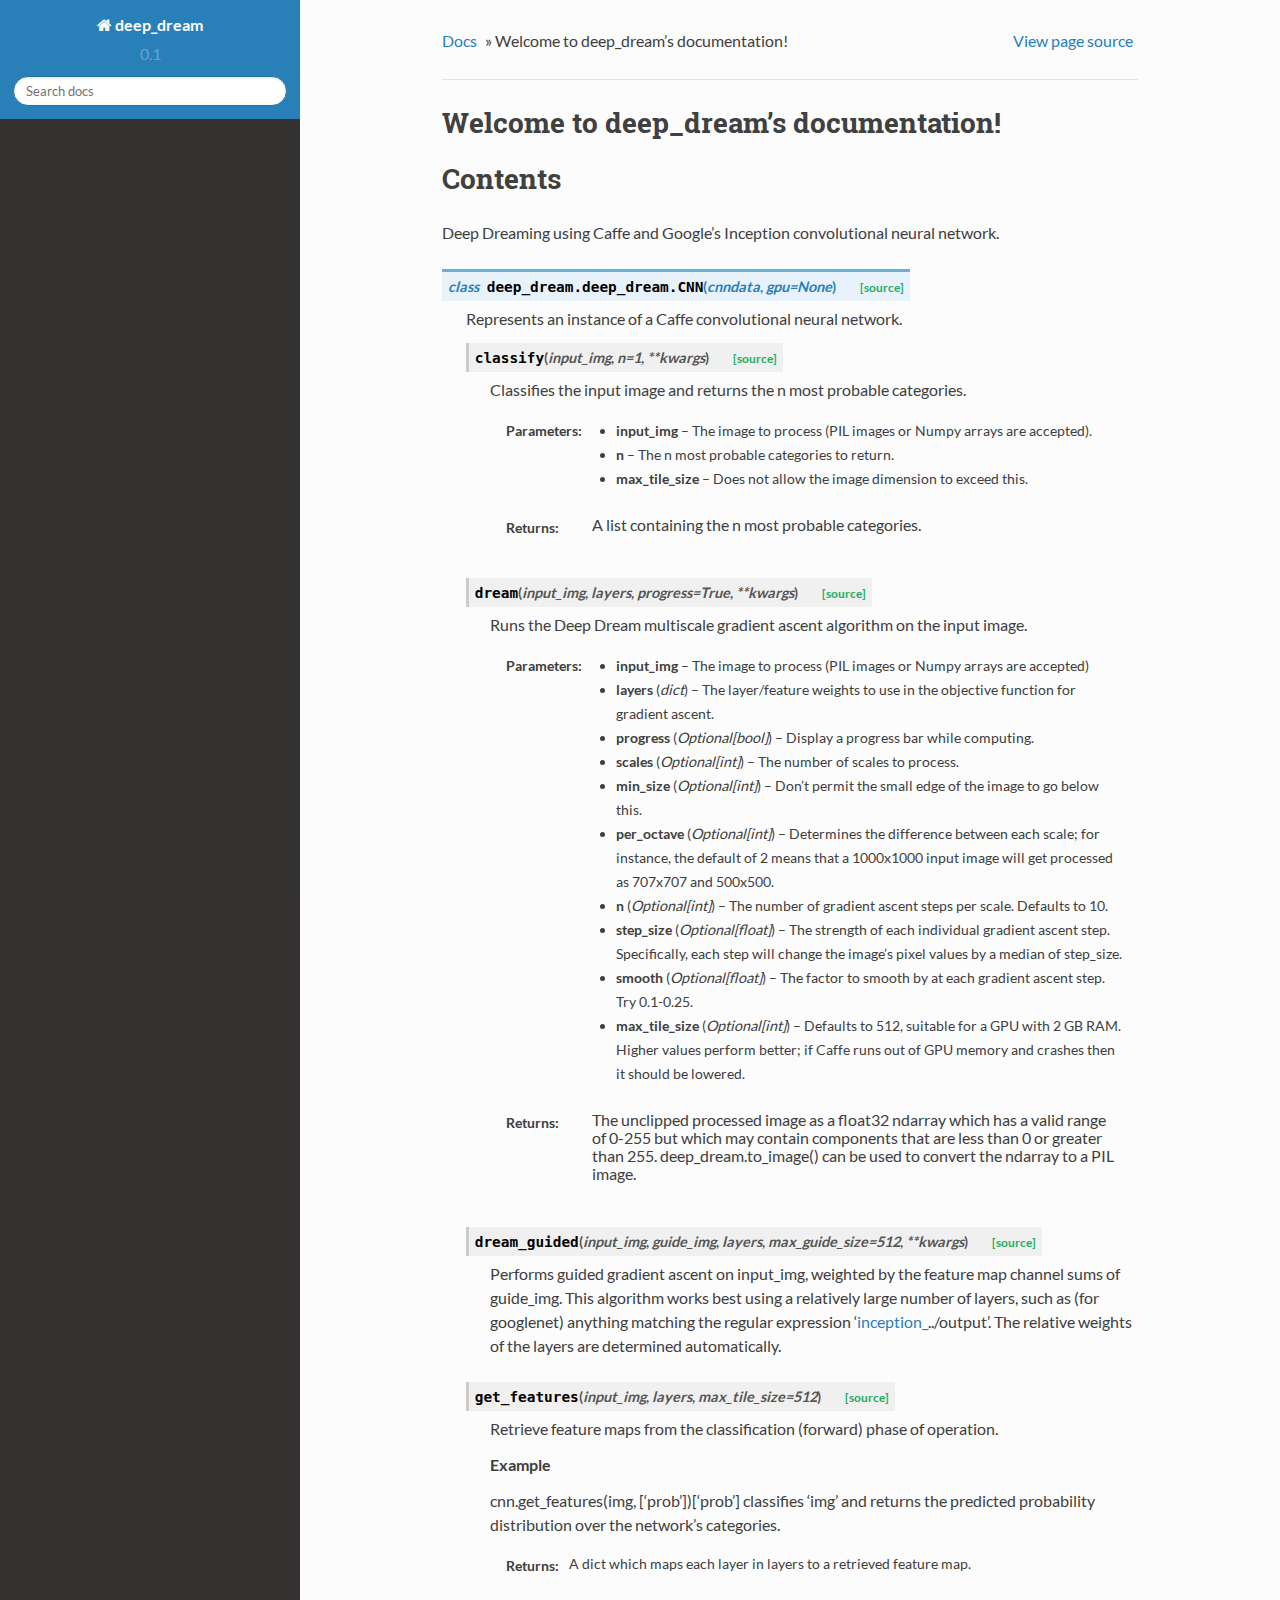
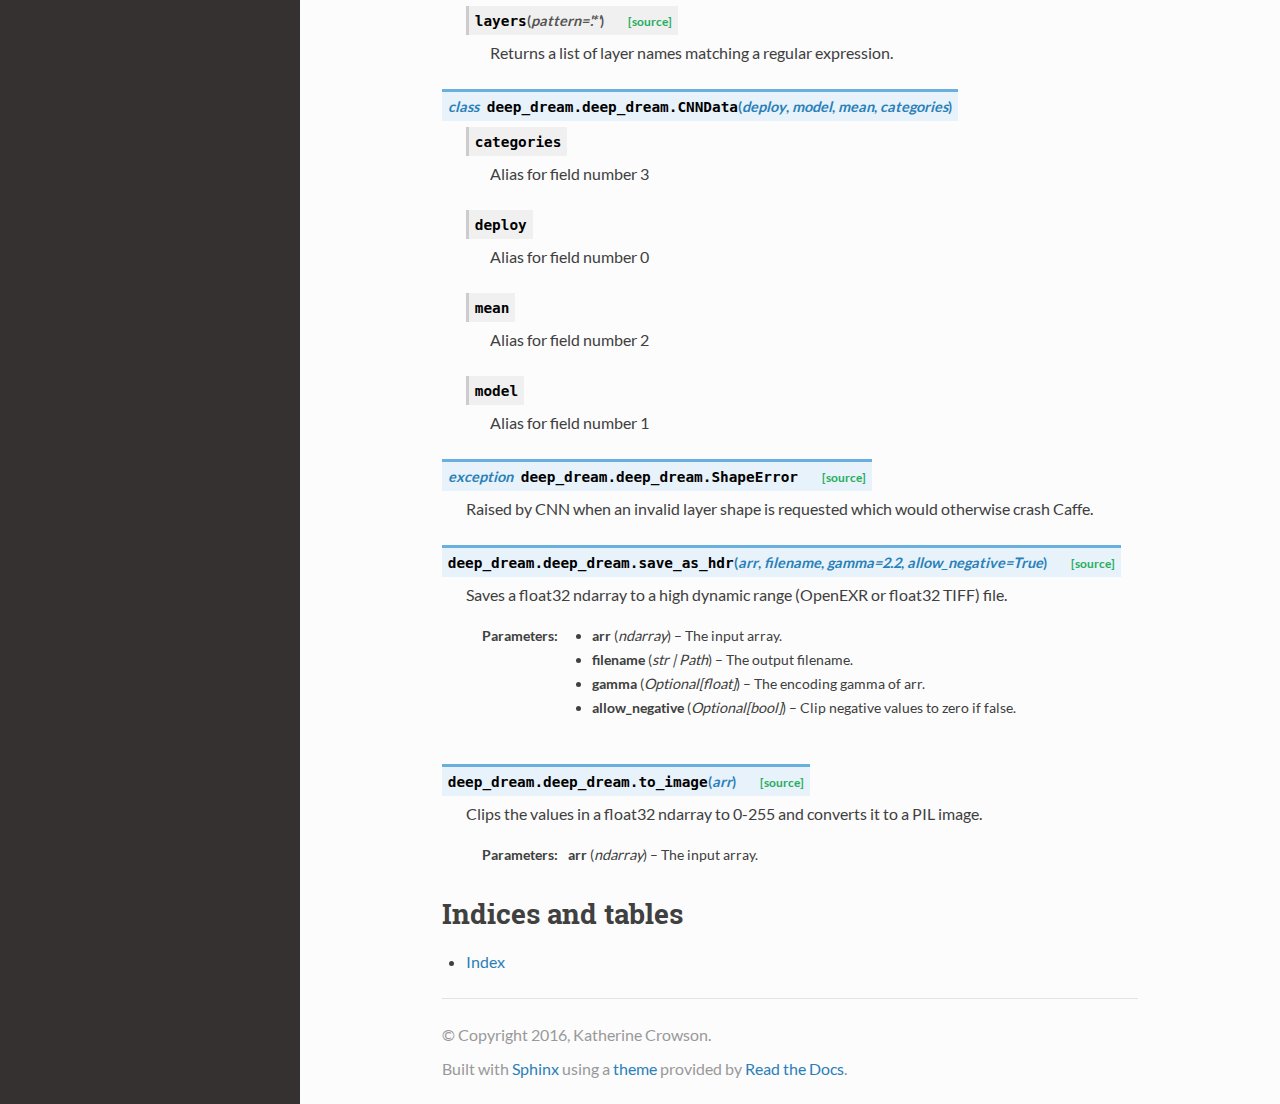
<file: index.html>
<!DOCTYPE html>
<!--[if IE 8]><html class="no-js lt-ie9" lang="en" > <![endif]-->
<!--[if gt IE 8]><!--> <html class="no-js" lang="en" > <!--<![endif]-->
<head>
  <meta charset="utf-8">
  
  <meta name="viewport" content="width=device-width, initial-scale=1.0">
  
  <title>Welcome to deep_dream’s documentation! &mdash; deep_dream 0.1 documentation</title>
  

  
  

  

  
  
    

  

  
  
    <link rel="stylesheet" href="_static/css/theme.css" type="text/css" />
  

  

  
    <link rel="top" title="deep_dream 0.1 documentation" href="#"/> 

  
  <script src="_static/js/modernizr.min.js"></script>

</head>

<body class="wy-body-for-nav" role="document">

  <div class="wy-grid-for-nav">

    
    <nav data-toggle="wy-nav-shift" class="wy-nav-side">
      <div class="wy-side-scroll">
        <div class="wy-side-nav-search">
          

          
            <a href="#" class="icon icon-home"> deep_dream
          

          
          </a>

          
            
            
              <div class="version">
                0.1
              </div>
            
          

          
<div role="search">
  <form id="rtd-search-form" class="wy-form" action="search.html" method="get">
    <input type="text" name="q" placeholder="Search docs" />
    <input type="hidden" name="check_keywords" value="yes" />
    <input type="hidden" name="area" value="default" />
  </form>
</div>

          
        </div>

        <div class="wy-menu wy-menu-vertical" data-spy="affix" role="navigation" aria-label="main navigation">
          
            
            
                <ul class="simple">
</ul>

            
          
        </div>
      </div>
    </nav>

    <section data-toggle="wy-nav-shift" class="wy-nav-content-wrap">

      
      <nav class="wy-nav-top" role="navigation" aria-label="top navigation">
        <i data-toggle="wy-nav-top" class="fa fa-bars"></i>
        <a href="#">deep_dream</a>
      </nav>


      
      <div class="wy-nav-content">
        <div class="rst-content">
          

 



<div role="navigation" aria-label="breadcrumbs navigation">
  <ul class="wy-breadcrumbs">
    <li><a href="#">Docs</a> &raquo;</li>
      
    <li>Welcome to deep_dream&#8217;s documentation!</li>
      <li class="wy-breadcrumbs-aside">
        
          
            <a href="_sources/index.txt" rel="nofollow"> View page source</a>
          
        
      </li>
  </ul>
  <hr/>
</div>
          <div role="main" class="document" itemscope="itemscope" itemtype="http://schema.org/Article">
           <div itemprop="articleBody">
            
  <div class="section" id="welcome-to-deep-dream-s-documentation">
<h1>Welcome to deep_dream&#8217;s documentation!<a class="headerlink" href="#welcome-to-deep-dream-s-documentation" title="Permalink to this headline">¶</a></h1>
</div>
<div class="section" id="contents">
<h1>Contents<a class="headerlink" href="#contents" title="Permalink to this headline">¶</a></h1>
<div class="toctree-wrapper compound">
<ul class="simple">
</ul>
</div>
<span class="target" id="module-deep_dream.deep_dream"></span><p>Deep Dreaming using Caffe and Google&#8217;s Inception convolutional neural network.</p>
<dl class="class">
<dt id="deep_dream.deep_dream.CNN">
<em class="property">class </em><code class="descclassname">deep_dream.deep_dream.</code><code class="descname">CNN</code><span class="sig-paren">(</span><em>cnndata</em>, <em>gpu=None</em><span class="sig-paren">)</span><a class="reference internal" href="_modules/deep_dream/deep_dream.html#CNN"><span class="viewcode-link">[source]</span></a><a class="headerlink" href="#deep_dream.deep_dream.CNN" title="Permalink to this definition">¶</a></dt>
<dd><p>Represents an instance of a Caffe convolutional neural network.</p>
<dl class="method">
<dt id="deep_dream.deep_dream.CNN.classify">
<code class="descname">classify</code><span class="sig-paren">(</span><em>input_img</em>, <em>n=1</em>, <em>**kwargs</em><span class="sig-paren">)</span><a class="reference internal" href="_modules/deep_dream/deep_dream.html#CNN.classify"><span class="viewcode-link">[source]</span></a><a class="headerlink" href="#deep_dream.deep_dream.CNN.classify" title="Permalink to this definition">¶</a></dt>
<dd><p>Classifies the input image and returns the n most probable categories.</p>
<table class="docutils field-list" frame="void" rules="none">
<col class="field-name" />
<col class="field-body" />
<tbody valign="top">
<tr class="field-odd field"><th class="field-name">Parameters:</th><td class="field-body"><ul class="first simple">
<li><strong>input_img</strong> &#8211; The image to process (PIL images or Numpy arrays are accepted).</li>
<li><strong>n</strong> &#8211; The n most probable categories to return.</li>
<li><strong>max_tile_size</strong> &#8211; Does not allow the image dimension to exceed this.</li>
</ul>
</td>
</tr>
<tr class="field-even field"><th class="field-name">Returns:</th><td class="field-body"><p class="first last">A list containing the n most probable categories.</p>
</td>
</tr>
</tbody>
</table>
</dd></dl>

<dl class="method">
<dt id="deep_dream.deep_dream.CNN.dream">
<code class="descname">dream</code><span class="sig-paren">(</span><em>input_img</em>, <em>layers</em>, <em>progress=True</em>, <em>**kwargs</em><span class="sig-paren">)</span><a class="reference internal" href="_modules/deep_dream/deep_dream.html#CNN.dream"><span class="viewcode-link">[source]</span></a><a class="headerlink" href="#deep_dream.deep_dream.CNN.dream" title="Permalink to this definition">¶</a></dt>
<dd><p>Runs the Deep Dream multiscale gradient ascent algorithm on the input image.</p>
<table class="docutils field-list" frame="void" rules="none">
<col class="field-name" />
<col class="field-body" />
<tbody valign="top">
<tr class="field-odd field"><th class="field-name">Parameters:</th><td class="field-body"><ul class="first simple">
<li><strong>input_img</strong> &#8211; The image to process (PIL images or Numpy arrays are accepted)</li>
<li><strong>layers</strong> (<em>dict</em>) &#8211; The layer/feature weights to use in the objective function for gradient
ascent.</li>
<li><strong>progress</strong> (<em>Optional[bool]</em>) &#8211; Display a progress bar while computing.</li>
<li><strong>scales</strong> (<em>Optional[int]</em>) &#8211; The number of scales to process.</li>
<li><strong>min_size</strong> (<em>Optional[int]</em>) &#8211; Don&#8217;t permit the small edge of the image to go below this.</li>
<li><strong>per_octave</strong> (<em>Optional[int]</em>) &#8211; Determines the difference between each scale; for instance,
the default of 2 means that a 1000x1000 input image will get processed as 707x707
and 500x500.</li>
<li><strong>n</strong> (<em>Optional[int]</em>) &#8211; The number of gradient ascent steps per scale. Defaults to 10.</li>
<li><strong>step_size</strong> (<em>Optional[float]</em>) &#8211; The strength of each individual gradient ascent step.
Specifically, each step will change the image&#8217;s pixel values by a median of
step_size.</li>
<li><strong>smooth</strong> (<em>Optional[float]</em>) &#8211; The factor to smooth by at each gradient ascent step.
Try 0.1-0.25.</li>
<li><strong>max_tile_size</strong> (<em>Optional[int]</em>) &#8211; Defaults to 512, suitable for a GPU with 2 GB RAM.
Higher values perform better; if Caffe runs out of GPU memory and crashes then it
should be lowered.</li>
</ul>
</td>
</tr>
<tr class="field-even field"><th class="field-name">Returns:</th><td class="field-body"><p class="first last">The unclipped processed image as a float32 ndarray which has a valid range of 0-255 but
which may contain components that are less than 0 or greater than 255.
deep_dream.to_image() can be used to convert the ndarray to a PIL image.</p>
</td>
</tr>
</tbody>
</table>
</dd></dl>

<dl class="method">
<dt id="deep_dream.deep_dream.CNN.dream_guided">
<code class="descname">dream_guided</code><span class="sig-paren">(</span><em>input_img</em>, <em>guide_img</em>, <em>layers</em>, <em>max_guide_size=512</em>, <em>**kwargs</em><span class="sig-paren">)</span><a class="reference internal" href="_modules/deep_dream/deep_dream.html#CNN.dream_guided"><span class="viewcode-link">[source]</span></a><a class="headerlink" href="#deep_dream.deep_dream.CNN.dream_guided" title="Permalink to this definition">¶</a></dt>
<dd><p>Performs guided gradient ascent on input_img, weighted by the feature map channel sums
of guide_img. This algorithm works best using a relatively large number of layers, such as
(for googlenet) anything matching the regular expression &#8216;<a href="#id1"><span class="problematic" id="id2">inception_</span></a>../output&#8217;. The
relative weights of the layers are determined automatically.</p>
</dd></dl>

<dl class="method">
<dt id="deep_dream.deep_dream.CNN.get_features">
<code class="descname">get_features</code><span class="sig-paren">(</span><em>input_img</em>, <em>layers</em>, <em>max_tile_size=512</em><span class="sig-paren">)</span><a class="reference internal" href="_modules/deep_dream/deep_dream.html#CNN.get_features"><span class="viewcode-link">[source]</span></a><a class="headerlink" href="#deep_dream.deep_dream.CNN.get_features" title="Permalink to this definition">¶</a></dt>
<dd><p>Retrieve feature maps from the classification (forward) phase of operation.</p>
<p class="rubric">Example</p>
<p>cnn.get_features(img, [&#8216;prob&#8217;])[&#8216;prob&#8217;] classifies &#8216;img&#8217; and returns the predicted
probability distribution over the network&#8217;s categories.</p>
<table class="docutils field-list" frame="void" rules="none">
<col class="field-name" />
<col class="field-body" />
<tbody valign="top">
<tr class="field-odd field"><th class="field-name">Returns:</th><td class="field-body">A dict which maps each layer in layers to a retrieved feature map.</td>
</tr>
</tbody>
</table>
</dd></dl>

<dl class="method">
<dt id="deep_dream.deep_dream.CNN.layers">
<code class="descname">layers</code><span class="sig-paren">(</span><em>pattern='.*'</em><span class="sig-paren">)</span><a class="reference internal" href="_modules/deep_dream/deep_dream.html#CNN.layers"><span class="viewcode-link">[source]</span></a><a class="headerlink" href="#deep_dream.deep_dream.CNN.layers" title="Permalink to this definition">¶</a></dt>
<dd><p>Returns a list of layer names matching a regular expression.</p>
</dd></dl>

</dd></dl>

<dl class="class">
<dt id="deep_dream.deep_dream.CNNData">
<em class="property">class </em><code class="descclassname">deep_dream.deep_dream.</code><code class="descname">CNNData</code><span class="sig-paren">(</span><em>deploy</em>, <em>model</em>, <em>mean</em>, <em>categories</em><span class="sig-paren">)</span><a class="headerlink" href="#deep_dream.deep_dream.CNNData" title="Permalink to this definition">¶</a></dt>
<dd><dl class="attribute">
<dt id="deep_dream.deep_dream.CNNData.categories">
<code class="descname">categories</code><a class="headerlink" href="#deep_dream.deep_dream.CNNData.categories" title="Permalink to this definition">¶</a></dt>
<dd><p>Alias for field number 3</p>
</dd></dl>

<dl class="attribute">
<dt id="deep_dream.deep_dream.CNNData.deploy">
<code class="descname">deploy</code><a class="headerlink" href="#deep_dream.deep_dream.CNNData.deploy" title="Permalink to this definition">¶</a></dt>
<dd><p>Alias for field number 0</p>
</dd></dl>

<dl class="attribute">
<dt id="deep_dream.deep_dream.CNNData.mean">
<code class="descname">mean</code><a class="headerlink" href="#deep_dream.deep_dream.CNNData.mean" title="Permalink to this definition">¶</a></dt>
<dd><p>Alias for field number 2</p>
</dd></dl>

<dl class="attribute">
<dt id="deep_dream.deep_dream.CNNData.model">
<code class="descname">model</code><a class="headerlink" href="#deep_dream.deep_dream.CNNData.model" title="Permalink to this definition">¶</a></dt>
<dd><p>Alias for field number 1</p>
</dd></dl>

</dd></dl>

<dl class="exception">
<dt id="deep_dream.deep_dream.ShapeError">
<em class="property">exception </em><code class="descclassname">deep_dream.deep_dream.</code><code class="descname">ShapeError</code><a class="reference internal" href="_modules/deep_dream/deep_dream.html#ShapeError"><span class="viewcode-link">[source]</span></a><a class="headerlink" href="#deep_dream.deep_dream.ShapeError" title="Permalink to this definition">¶</a></dt>
<dd><p>Raised by CNN when an invalid layer shape is requested which would otherwise crash Caffe.</p>
</dd></dl>

<dl class="function">
<dt id="deep_dream.deep_dream.save_as_hdr">
<code class="descclassname">deep_dream.deep_dream.</code><code class="descname">save_as_hdr</code><span class="sig-paren">(</span><em>arr</em>, <em>filename</em>, <em>gamma=2.2</em>, <em>allow_negative=True</em><span class="sig-paren">)</span><a class="reference internal" href="_modules/deep_dream/deep_dream.html#save_as_hdr"><span class="viewcode-link">[source]</span></a><a class="headerlink" href="#deep_dream.deep_dream.save_as_hdr" title="Permalink to this definition">¶</a></dt>
<dd><p>Saves a float32 ndarray to a high dynamic range (OpenEXR or float32 TIFF) file.</p>
<table class="docutils field-list" frame="void" rules="none">
<col class="field-name" />
<col class="field-body" />
<tbody valign="top">
<tr class="field-odd field"><th class="field-name">Parameters:</th><td class="field-body"><ul class="first last simple">
<li><strong>arr</strong> (<em>ndarray</em>) &#8211; The input array.</li>
<li><strong>filename</strong> (<em>str | Path</em>) &#8211; The output filename.</li>
<li><strong>gamma</strong> (<em>Optional[float]</em>) &#8211; The encoding gamma of arr.</li>
<li><strong>allow_negative</strong> (<em>Optional[bool]</em>) &#8211; Clip negative values to zero if false.</li>
</ul>
</td>
</tr>
</tbody>
</table>
</dd></dl>

<dl class="function">
<dt id="deep_dream.deep_dream.to_image">
<code class="descclassname">deep_dream.deep_dream.</code><code class="descname">to_image</code><span class="sig-paren">(</span><em>arr</em><span class="sig-paren">)</span><a class="reference internal" href="_modules/deep_dream/deep_dream.html#to_image"><span class="viewcode-link">[source]</span></a><a class="headerlink" href="#deep_dream.deep_dream.to_image" title="Permalink to this definition">¶</a></dt>
<dd><p>Clips the values in a float32 ndarray to 0-255 and converts it to a PIL image.</p>
<table class="docutils field-list" frame="void" rules="none">
<col class="field-name" />
<col class="field-body" />
<tbody valign="top">
<tr class="field-odd field"><th class="field-name">Parameters:</th><td class="field-body"><strong>arr</strong> (<em>ndarray</em>) &#8211; The input array.</td>
</tr>
</tbody>
</table>
</dd></dl>

</div>
<div class="section" id="indices-and-tables">
<h1>Indices and tables<a class="headerlink" href="#indices-and-tables" title="Permalink to this headline">¶</a></h1>
<ul class="simple">
<li><a class="reference internal" href="genindex.html"><span class="std std-ref">Index</span></a></li>
</ul>
</div>


           </div>
          </div>
          <footer>
  

  <hr/>

  <div role="contentinfo">
    <p>
        &copy; Copyright 2016, Katherine Crowson.

    </p>
  </div>
  Built with <a href="http://sphinx-doc.org/">Sphinx</a> using a <a href="https://github.com/snide/sphinx_rtd_theme">theme</a> provided by <a href="https://readthedocs.org">Read the Docs</a>. 

</footer>

        </div>
      </div>

    </section>

  </div>
  


  

    <script type="text/javascript">
        var DOCUMENTATION_OPTIONS = {
            URL_ROOT:'./',
            VERSION:'0.1',
            COLLAPSE_INDEX:false,
            FILE_SUFFIX:'.html',
            HAS_SOURCE:  true
        };
    </script>
      <script type="text/javascript" src="_static/jquery.js"></script>
      <script type="text/javascript" src="_static/underscore.js"></script>
      <script type="text/javascript" src="_static/doctools.js"></script>

  

  
  
    <script type="text/javascript" src="_static/js/theme.js"></script>
  

  
  
  <script type="text/javascript">
      jQuery(function () {
          SphinxRtdTheme.StickyNav.enable();
      });
  </script>
   

</body>
</html>
</file>
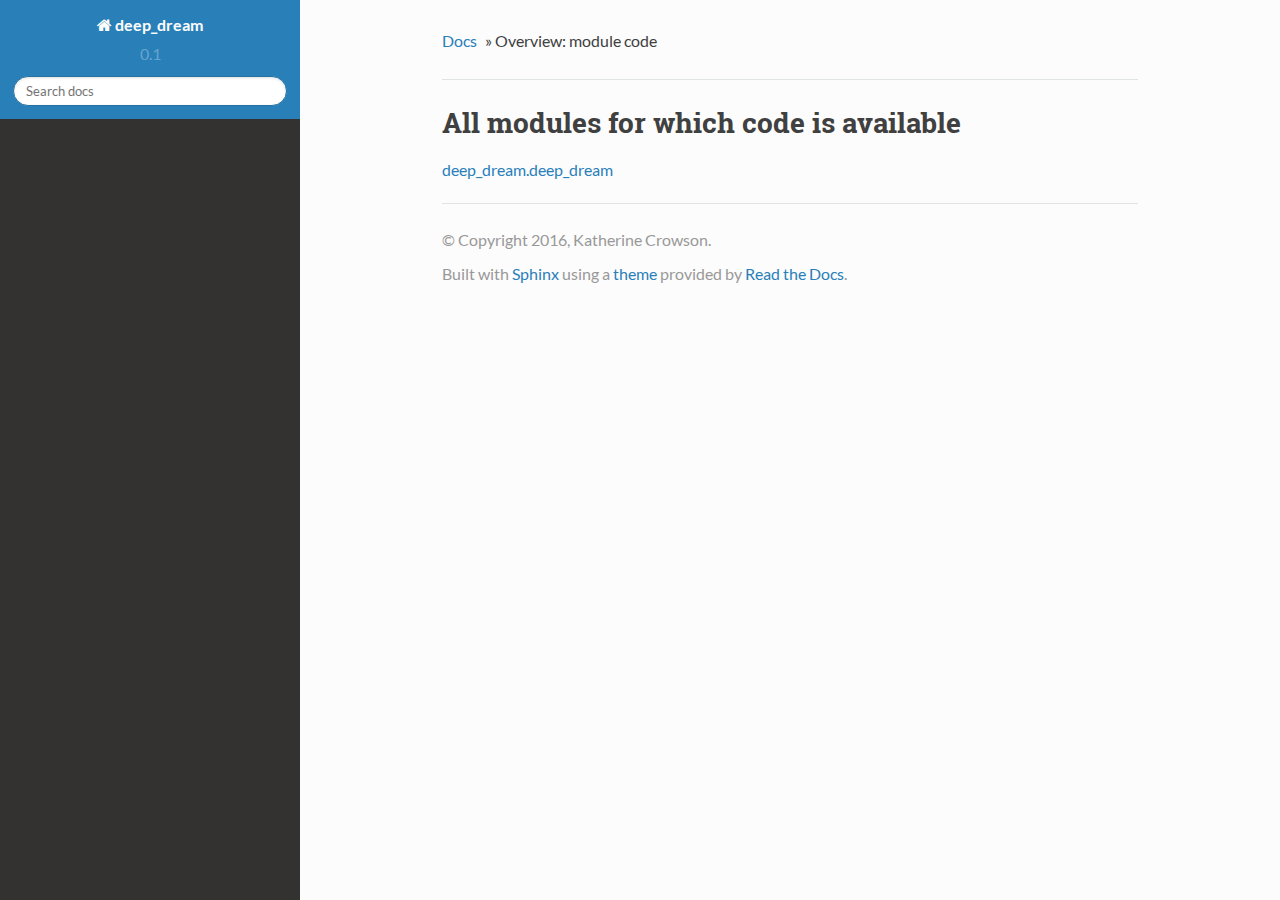
<file: _modules/index.html>
<!DOCTYPE html>
<!--[if IE 8]><html class="no-js lt-ie9" lang="en" > <![endif]-->
<!--[if gt IE 8]><!--> <html class="no-js" lang="en" > <!--<![endif]-->
<head>
  <meta charset="utf-8">
  
  <meta name="viewport" content="width=device-width, initial-scale=1.0">
  
  <title>Overview: module code &mdash; deep_dream 0.1 documentation</title>
  

  
  

  

  
  
    

  

  
  
    <link rel="stylesheet" href="../_static/css/theme.css" type="text/css" />
  

  

  
    <link rel="top" title="deep_dream 0.1 documentation" href="../index.html"/> 

  
  <script src="../_static/js/modernizr.min.js"></script>

</head>

<body class="wy-body-for-nav" role="document">

  <div class="wy-grid-for-nav">

    
    <nav data-toggle="wy-nav-shift" class="wy-nav-side">
      <div class="wy-side-scroll">
        <div class="wy-side-nav-search">
          

          
            <a href="../index.html" class="icon icon-home"> deep_dream
          

          
          </a>

          
            
            
              <div class="version">
                0.1
              </div>
            
          

          
<div role="search">
  <form id="rtd-search-form" class="wy-form" action="../search.html" method="get">
    <input type="text" name="q" placeholder="Search docs" />
    <input type="hidden" name="check_keywords" value="yes" />
    <input type="hidden" name="area" value="default" />
  </form>
</div>

          
        </div>

        <div class="wy-menu wy-menu-vertical" data-spy="affix" role="navigation" aria-label="main navigation">
          
            
            
                <ul class="simple">
</ul>

            
          
        </div>
      </div>
    </nav>

    <section data-toggle="wy-nav-shift" class="wy-nav-content-wrap">

      
      <nav class="wy-nav-top" role="navigation" aria-label="top navigation">
        <i data-toggle="wy-nav-top" class="fa fa-bars"></i>
        <a href="../index.html">deep_dream</a>
      </nav>


      
      <div class="wy-nav-content">
        <div class="rst-content">
          





<div role="navigation" aria-label="breadcrumbs navigation">
  <ul class="wy-breadcrumbs">
    <li><a href="../index.html">Docs</a> &raquo;</li>
      
    <li>Overview: module code</li>
      <li class="wy-breadcrumbs-aside">
        
          
        
      </li>
  </ul>
  <hr/>
</div>
          <div role="main" class="document" itemscope="itemscope" itemtype="http://schema.org/Article">
           <div itemprop="articleBody">
            
  <h1>All modules for which code is available</h1>
<ul><li><a href="deep_dream/deep_dream.html">deep_dream.deep_dream</a></li>
</ul>

           </div>
          </div>
          <footer>
  

  <hr/>

  <div role="contentinfo">
    <p>
        &copy; Copyright 2016, Katherine Crowson.

    </p>
  </div>
  Built with <a href="http://sphinx-doc.org/">Sphinx</a> using a <a href="https://github.com/snide/sphinx_rtd_theme">theme</a> provided by <a href="https://readthedocs.org">Read the Docs</a>. 

</footer>

        </div>
      </div>

    </section>

  </div>
  


  

    <script type="text/javascript">
        var DOCUMENTATION_OPTIONS = {
            URL_ROOT:'../',
            VERSION:'0.1',
            COLLAPSE_INDEX:false,
            FILE_SUFFIX:'.html',
            HAS_SOURCE:  true
        };
    </script>
      <script type="text/javascript" src="../_static/jquery.js"></script>
      <script type="text/javascript" src="../_static/underscore.js"></script>
      <script type="text/javascript" src="../_static/doctools.js"></script>

  

  
  
    <script type="text/javascript" src="../_static/js/theme.js"></script>
  

  
  
  <script type="text/javascript">
      jQuery(function () {
          SphinxRtdTheme.StickyNav.enable();
      });
  </script>
   

</body>
</html>
</file>
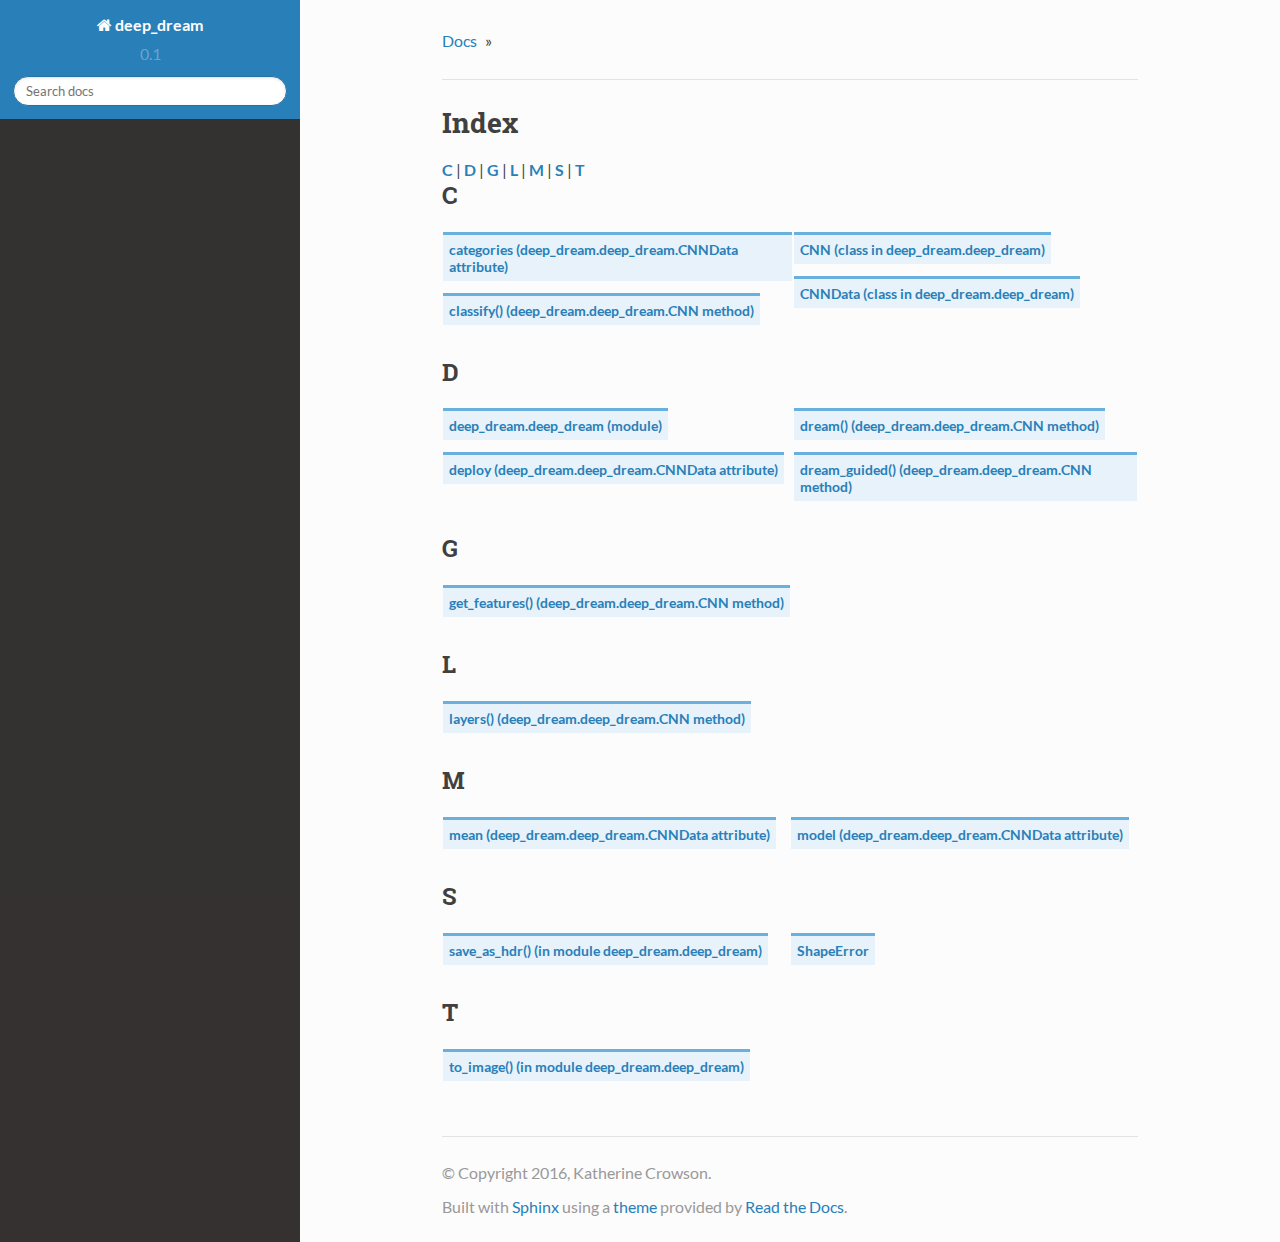
<file: genindex.html>
<!DOCTYPE html>
<!--[if IE 8]><html class="no-js lt-ie9" lang="en" > <![endif]-->
<!--[if gt IE 8]><!--> <html class="no-js" lang="en" > <!--<![endif]-->
<head>
  <meta charset="utf-8">
  
  <meta name="viewport" content="width=device-width, initial-scale=1.0">
  
  <title>Index &mdash; deep_dream 0.1 documentation</title>
  

  
  

  

  
  
    

  

  
  
    <link rel="stylesheet" href="_static/css/theme.css" type="text/css" />
  

  

  
    <link rel="top" title="deep_dream 0.1 documentation" href="index.html"/> 

  
  <script src="_static/js/modernizr.min.js"></script>

</head>

<body class="wy-body-for-nav" role="document">

  <div class="wy-grid-for-nav">

    
    <nav data-toggle="wy-nav-shift" class="wy-nav-side">
      <div class="wy-side-scroll">
        <div class="wy-side-nav-search">
          

          
            <a href="index.html" class="icon icon-home"> deep_dream
          

          
          </a>

          
            
            
              <div class="version">
                0.1
              </div>
            
          

          
<div role="search">
  <form id="rtd-search-form" class="wy-form" action="search.html" method="get">
    <input type="text" name="q" placeholder="Search docs" />
    <input type="hidden" name="check_keywords" value="yes" />
    <input type="hidden" name="area" value="default" />
  </form>
</div>

          
        </div>

        <div class="wy-menu wy-menu-vertical" data-spy="affix" role="navigation" aria-label="main navigation">
          
            
            
                <ul class="simple">
</ul>

            
          
        </div>
      </div>
    </nav>

    <section data-toggle="wy-nav-shift" class="wy-nav-content-wrap">

      
      <nav class="wy-nav-top" role="navigation" aria-label="top navigation">
        <i data-toggle="wy-nav-top" class="fa fa-bars"></i>
        <a href="index.html">deep_dream</a>
      </nav>


      
      <div class="wy-nav-content">
        <div class="rst-content">
          





<div role="navigation" aria-label="breadcrumbs navigation">
  <ul class="wy-breadcrumbs">
    <li><a href="index.html">Docs</a> &raquo;</li>
      
    <li></li>
      <li class="wy-breadcrumbs-aside">
        
          
        
      </li>
  </ul>
  <hr/>
</div>
          <div role="main" class="document" itemscope="itemscope" itemtype="http://schema.org/Article">
           <div itemprop="articleBody">
            

<h1 id="index">Index</h1>

<div class="genindex-jumpbox">
 <a href="#C"><strong>C</strong></a>
 | <a href="#D"><strong>D</strong></a>
 | <a href="#G"><strong>G</strong></a>
 | <a href="#L"><strong>L</strong></a>
 | <a href="#M"><strong>M</strong></a>
 | <a href="#S"><strong>S</strong></a>
 | <a href="#T"><strong>T</strong></a>
 
</div>
<h2 id="C">C</h2>
<table style="width: 100%" class="indextable genindextable"><tr>
  <td style="width: 33%" valign="top"><dl>
      
  <dt><a href="index.html#deep_dream.deep_dream.CNNData.categories">categories (deep_dream.deep_dream.CNNData attribute)</a>
  </dt>

      
  <dt><a href="index.html#deep_dream.deep_dream.CNN.classify">classify() (deep_dream.deep_dream.CNN method)</a>
  </dt>

  </dl></td>
  <td style="width: 33%" valign="top"><dl>
      
  <dt><a href="index.html#deep_dream.deep_dream.CNN">CNN (class in deep_dream.deep_dream)</a>
  </dt>

      
  <dt><a href="index.html#deep_dream.deep_dream.CNNData">CNNData (class in deep_dream.deep_dream)</a>
  </dt>

  </dl></td>
</tr></table>

<h2 id="D">D</h2>
<table style="width: 100%" class="indextable genindextable"><tr>
  <td style="width: 33%" valign="top"><dl>
      
  <dt><a href="index.html#module-deep_dream.deep_dream">deep_dream.deep_dream (module)</a>
  </dt>

      
  <dt><a href="index.html#deep_dream.deep_dream.CNNData.deploy">deploy (deep_dream.deep_dream.CNNData attribute)</a>
  </dt>

  </dl></td>
  <td style="width: 33%" valign="top"><dl>
      
  <dt><a href="index.html#deep_dream.deep_dream.CNN.dream">dream() (deep_dream.deep_dream.CNN method)</a>
  </dt>

      
  <dt><a href="index.html#deep_dream.deep_dream.CNN.dream_guided">dream_guided() (deep_dream.deep_dream.CNN method)</a>
  </dt>

  </dl></td>
</tr></table>

<h2 id="G">G</h2>
<table style="width: 100%" class="indextable genindextable"><tr>
  <td style="width: 33%" valign="top"><dl>
      
  <dt><a href="index.html#deep_dream.deep_dream.CNN.get_features">get_features() (deep_dream.deep_dream.CNN method)</a>
  </dt>

  </dl></td>
</tr></table>

<h2 id="L">L</h2>
<table style="width: 100%" class="indextable genindextable"><tr>
  <td style="width: 33%" valign="top"><dl>
      
  <dt><a href="index.html#deep_dream.deep_dream.CNN.layers">layers() (deep_dream.deep_dream.CNN method)</a>
  </dt>

  </dl></td>
</tr></table>

<h2 id="M">M</h2>
<table style="width: 100%" class="indextable genindextable"><tr>
  <td style="width: 33%" valign="top"><dl>
      
  <dt><a href="index.html#deep_dream.deep_dream.CNNData.mean">mean (deep_dream.deep_dream.CNNData attribute)</a>
  </dt>

  </dl></td>
  <td style="width: 33%" valign="top"><dl>
      
  <dt><a href="index.html#deep_dream.deep_dream.CNNData.model">model (deep_dream.deep_dream.CNNData attribute)</a>
  </dt>

  </dl></td>
</tr></table>

<h2 id="S">S</h2>
<table style="width: 100%" class="indextable genindextable"><tr>
  <td style="width: 33%" valign="top"><dl>
      
  <dt><a href="index.html#deep_dream.deep_dream.save_as_hdr">save_as_hdr() (in module deep_dream.deep_dream)</a>
  </dt>

  </dl></td>
  <td style="width: 33%" valign="top"><dl>
      
  <dt><a href="index.html#deep_dream.deep_dream.ShapeError">ShapeError</a>
  </dt>

  </dl></td>
</tr></table>

<h2 id="T">T</h2>
<table style="width: 100%" class="indextable genindextable"><tr>
  <td style="width: 33%" valign="top"><dl>
      
  <dt><a href="index.html#deep_dream.deep_dream.to_image">to_image() (in module deep_dream.deep_dream)</a>
  </dt>

  </dl></td>
</tr></table>



           </div>
          </div>
          <footer>
  

  <hr/>

  <div role="contentinfo">
    <p>
        &copy; Copyright 2016, Katherine Crowson.

    </p>
  </div>
  Built with <a href="http://sphinx-doc.org/">Sphinx</a> using a <a href="https://github.com/snide/sphinx_rtd_theme">theme</a> provided by <a href="https://readthedocs.org">Read the Docs</a>. 

</footer>

        </div>
      </div>

    </section>

  </div>
  


  

    <script type="text/javascript">
        var DOCUMENTATION_OPTIONS = {
            URL_ROOT:'./',
            VERSION:'0.1',
            COLLAPSE_INDEX:false,
            FILE_SUFFIX:'.html',
            HAS_SOURCE:  true
        };
    </script>
      <script type="text/javascript" src="_static/jquery.js"></script>
      <script type="text/javascript" src="_static/underscore.js"></script>
      <script type="text/javascript" src="_static/doctools.js"></script>

  

  
  
    <script type="text/javascript" src="_static/js/theme.js"></script>
  

  
  
  <script type="text/javascript">
      jQuery(function () {
          SphinxRtdTheme.StickyNav.enable();
      });
  </script>
   

</body>
</html>
</file>
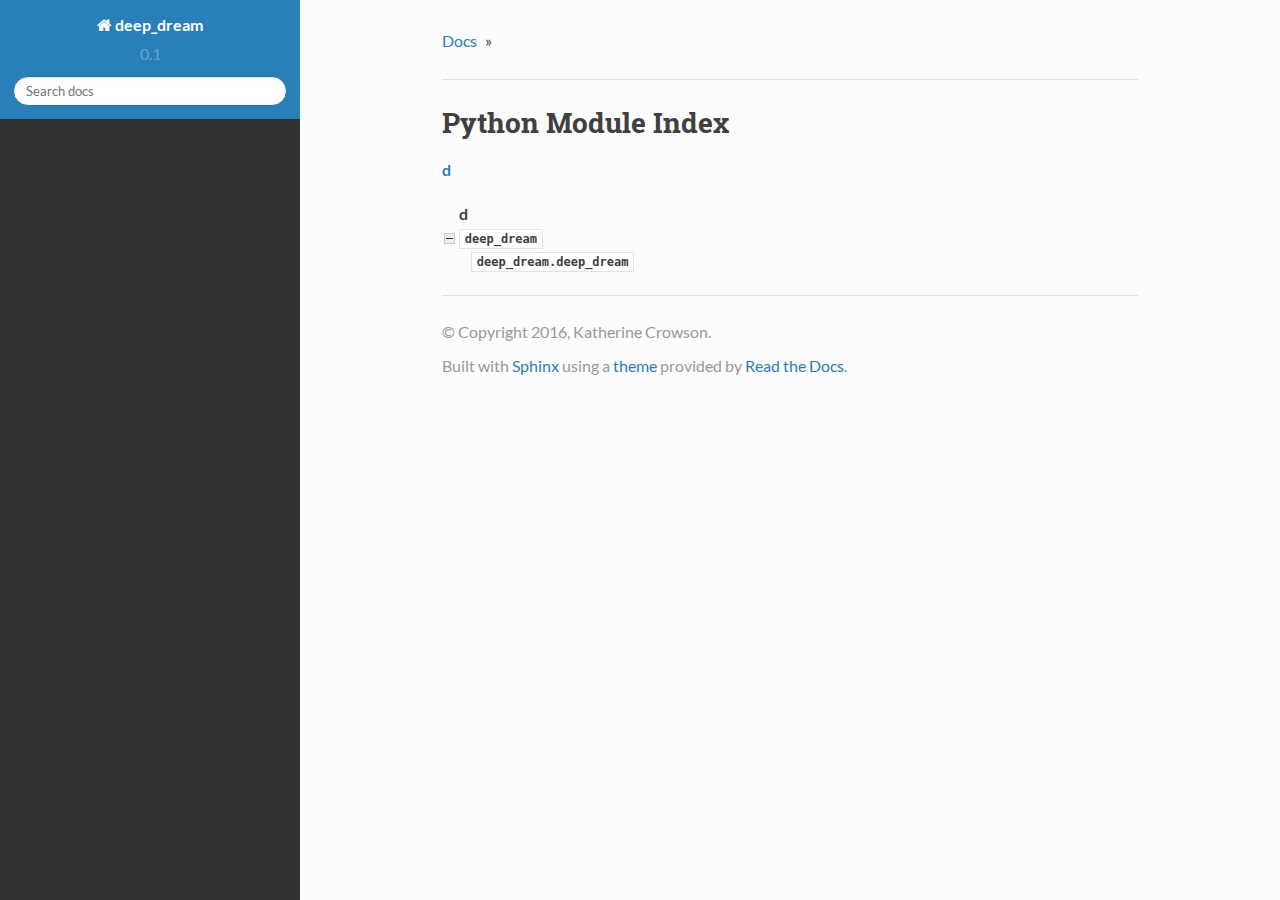
<file: py-modindex.html>
<!DOCTYPE html>
<!--[if IE 8]><html class="no-js lt-ie9" lang="en" > <![endif]-->
<!--[if gt IE 8]><!--> <html class="no-js" lang="en" > <!--<![endif]-->
<head>
  <meta charset="utf-8">
  
  <meta name="viewport" content="width=device-width, initial-scale=1.0">
  
  <title>Python Module Index &mdash; deep_dream 0.1 documentation</title>
  

  
  

  

  
  
    

  

  
  
    <link rel="stylesheet" href="_static/css/theme.css" type="text/css" />
  

  

  
    <link rel="top" title="deep_dream 0.1 documentation" href="index.html"/>
 



  
  <script src="_static/js/modernizr.min.js"></script>

</head>

<body class="wy-body-for-nav" role="document">

  <div class="wy-grid-for-nav">

    
    <nav data-toggle="wy-nav-shift" class="wy-nav-side">
      <div class="wy-side-scroll">
        <div class="wy-side-nav-search">
          

          
            <a href="index.html" class="icon icon-home"> deep_dream
          

          
          </a>

          
            
            
              <div class="version">
                0.1
              </div>
            
          

          
<div role="search">
  <form id="rtd-search-form" class="wy-form" action="search.html" method="get">
    <input type="text" name="q" placeholder="Search docs" />
    <input type="hidden" name="check_keywords" value="yes" />
    <input type="hidden" name="area" value="default" />
  </form>
</div>

          
        </div>

        <div class="wy-menu wy-menu-vertical" data-spy="affix" role="navigation" aria-label="main navigation">
          
            
            
                <ul class="simple">
</ul>

            
          
        </div>
      </div>
    </nav>

    <section data-toggle="wy-nav-shift" class="wy-nav-content-wrap">

      
      <nav class="wy-nav-top" role="navigation" aria-label="top navigation">
        <i data-toggle="wy-nav-top" class="fa fa-bars"></i>
        <a href="index.html">deep_dream</a>
      </nav>


      
      <div class="wy-nav-content">
        <div class="rst-content">
          





<div role="navigation" aria-label="breadcrumbs navigation">
  <ul class="wy-breadcrumbs">
    <li><a href="index.html">Docs</a> &raquo;</li>
      
    <li></li>
      <li class="wy-breadcrumbs-aside">
        
          
        
      </li>
  </ul>
  <hr/>
</div>
          <div role="main" class="document" itemscope="itemscope" itemtype="http://schema.org/Article">
           <div itemprop="articleBody">
            

   <h1>Python Module Index</h1>

   <div class="modindex-jumpbox">
   <a href="#cap-d"><strong>d</strong></a>
   </div>

   <table class="indextable modindextable" cellspacing="0" cellpadding="2">
     <tr class="pcap"><td></td><td>&nbsp;</td><td></td></tr>
     <tr class="cap" id="cap-d"><td></td><td>
       <strong>d</strong></td><td></td></tr>
     <tr>
       <td><img src="_static/minus.png" class="toggler"
              id="toggle-1" style="display: none" alt="-" /></td>
       <td>
       <code class="xref">deep_dream</code></td><td>
       <em></em></td></tr>
     <tr class="cg-1">
       <td></td>
       <td>&nbsp;&nbsp;&nbsp;
       <a href="index.html#module-deep_dream.deep_dream"><code class="xref">deep_dream.deep_dream</code></a></td><td>
       <em></em></td></tr>
   </table>


           </div>
          </div>
          <footer>
  

  <hr/>

  <div role="contentinfo">
    <p>
        &copy; Copyright 2016, Katherine Crowson.

    </p>
  </div>
  Built with <a href="http://sphinx-doc.org/">Sphinx</a> using a <a href="https://github.com/snide/sphinx_rtd_theme">theme</a> provided by <a href="https://readthedocs.org">Read the Docs</a>. 

</footer>

        </div>
      </div>

    </section>

  </div>
  


  

    <script type="text/javascript">
        var DOCUMENTATION_OPTIONS = {
            URL_ROOT:'./',
            VERSION:'0.1',
            COLLAPSE_INDEX:false,
            FILE_SUFFIX:'.html',
            HAS_SOURCE:  true
        };
    </script>
      <script type="text/javascript" src="_static/jquery.js"></script>
      <script type="text/javascript" src="_static/underscore.js"></script>
      <script type="text/javascript" src="_static/doctools.js"></script>

  

  
  
    <script type="text/javascript" src="_static/js/theme.js"></script>
  

  
  
  <script type="text/javascript">
      jQuery(function () {
          SphinxRtdTheme.StickyNav.enable();
      });
  </script>
   

</body>
</html>
</file>
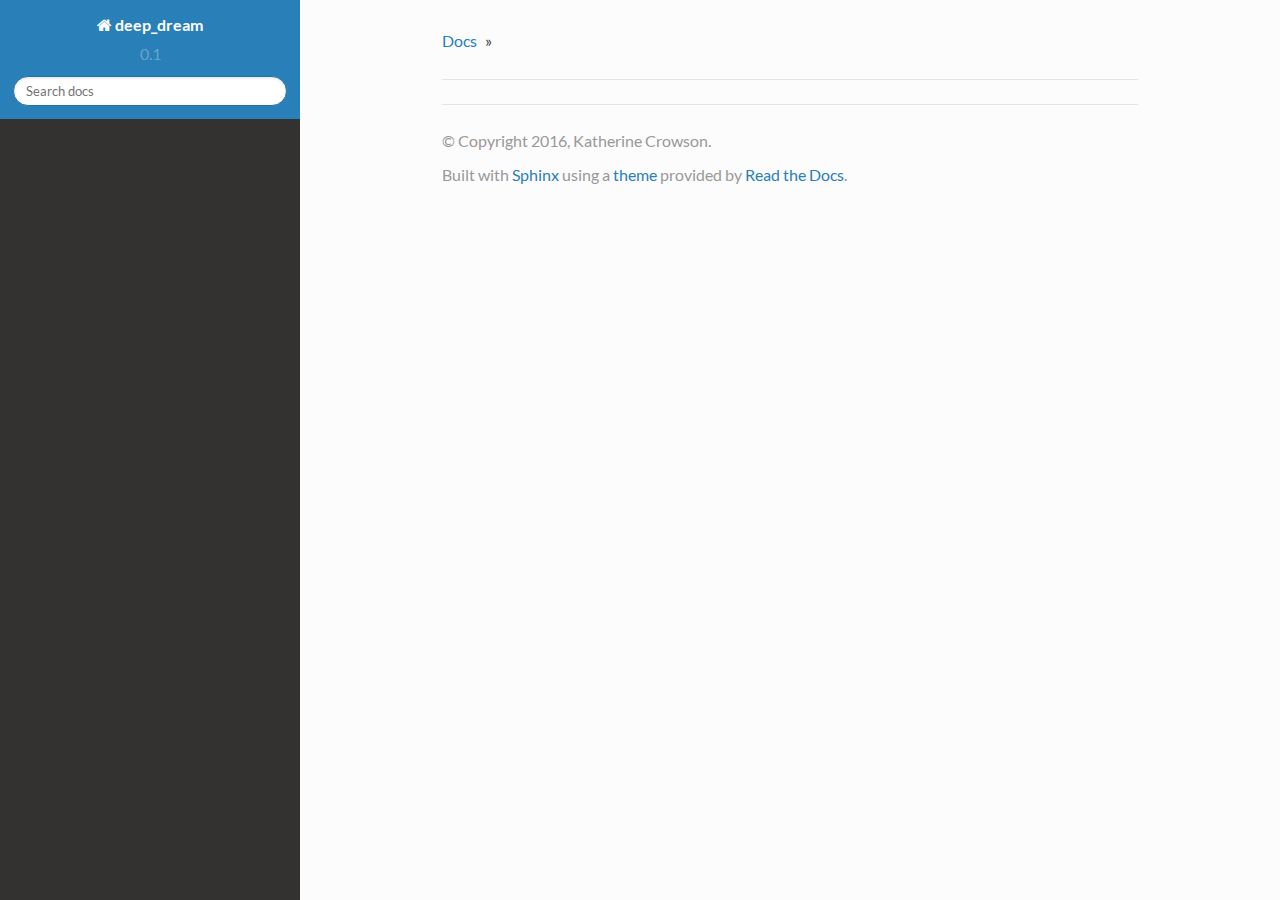
<file: search.html>
<!DOCTYPE html>
<!--[if IE 8]><html class="no-js lt-ie9" lang="en" > <![endif]-->
<!--[if gt IE 8]><!--> <html class="no-js" lang="en" > <!--<![endif]-->
<head>
  <meta charset="utf-8">
  
  <meta name="viewport" content="width=device-width, initial-scale=1.0">
  
  <title>Search &mdash; deep_dream 0.1 documentation</title>
  

  
  

  

  
  
    

  

  
  
    <link rel="stylesheet" href="_static/css/theme.css" type="text/css" />
  

  

  
    <link rel="top" title="deep_dream 0.1 documentation" href="index.html"/> 

  
  <script src="_static/js/modernizr.min.js"></script>

</head>

<body class="wy-body-for-nav" role="document">

  <div class="wy-grid-for-nav">

    
    <nav data-toggle="wy-nav-shift" class="wy-nav-side">
      <div class="wy-side-scroll">
        <div class="wy-side-nav-search">
          

          
            <a href="index.html" class="icon icon-home"> deep_dream
          

          
          </a>

          
            
            
              <div class="version">
                0.1
              </div>
            
          

          
<div role="search">
  <form id="rtd-search-form" class="wy-form" action="#" method="get">
    <input type="text" name="q" placeholder="Search docs" />
    <input type="hidden" name="check_keywords" value="yes" />
    <input type="hidden" name="area" value="default" />
  </form>
</div>

          
        </div>

        <div class="wy-menu wy-menu-vertical" data-spy="affix" role="navigation" aria-label="main navigation">
          
            
            
                <ul class="simple">
</ul>

            
          
        </div>
      </div>
    </nav>

    <section data-toggle="wy-nav-shift" class="wy-nav-content-wrap">

      
      <nav class="wy-nav-top" role="navigation" aria-label="top navigation">
        <i data-toggle="wy-nav-top" class="fa fa-bars"></i>
        <a href="index.html">deep_dream</a>
      </nav>


      
      <div class="wy-nav-content">
        <div class="rst-content">
          





<div role="navigation" aria-label="breadcrumbs navigation">
  <ul class="wy-breadcrumbs">
    <li><a href="index.html">Docs</a> &raquo;</li>
      
    <li></li>
      <li class="wy-breadcrumbs-aside">
        
      </li>
  </ul>
  <hr/>
</div>
          <div role="main" class="document" itemscope="itemscope" itemtype="http://schema.org/Article">
           <div itemprop="articleBody">
            
  <noscript>
  <div id="fallback" class="admonition warning">
    <p class="last">
      Please activate JavaScript to enable the search
      functionality.
    </p>
  </div>
  </noscript>

  
  <div id="search-results">
  
  </div>

           </div>
          </div>
          <footer>
  

  <hr/>

  <div role="contentinfo">
    <p>
        &copy; Copyright 2016, Katherine Crowson.

    </p>
  </div>
  Built with <a href="http://sphinx-doc.org/">Sphinx</a> using a <a href="https://github.com/snide/sphinx_rtd_theme">theme</a> provided by <a href="https://readthedocs.org">Read the Docs</a>. 

</footer>

        </div>
      </div>

    </section>

  </div>
  


  

    <script type="text/javascript">
        var DOCUMENTATION_OPTIONS = {
            URL_ROOT:'./',
            VERSION:'0.1',
            COLLAPSE_INDEX:false,
            FILE_SUFFIX:'.html',
            HAS_SOURCE:  true
        };
    </script>
      <script type="text/javascript" src="_static/jquery.js"></script>
      <script type="text/javascript" src="_static/underscore.js"></script>
      <script type="text/javascript" src="_static/doctools.js"></script>
      <script type="text/javascript" src="_static/searchtools.js"></script>

  

  
  
    <script type="text/javascript" src="_static/js/theme.js"></script>
  

  
  
  <script type="text/javascript">
      jQuery(function () {
          SphinxRtdTheme.StickyNav.enable();
      });
  </script>
  
  <script type="text/javascript">
    jQuery(function() { Search.loadIndex("searchindex.js"); });
  </script>
  
  <script type="text/javascript" id="searchindexloader"></script>
   


</body>
</html>
</file>
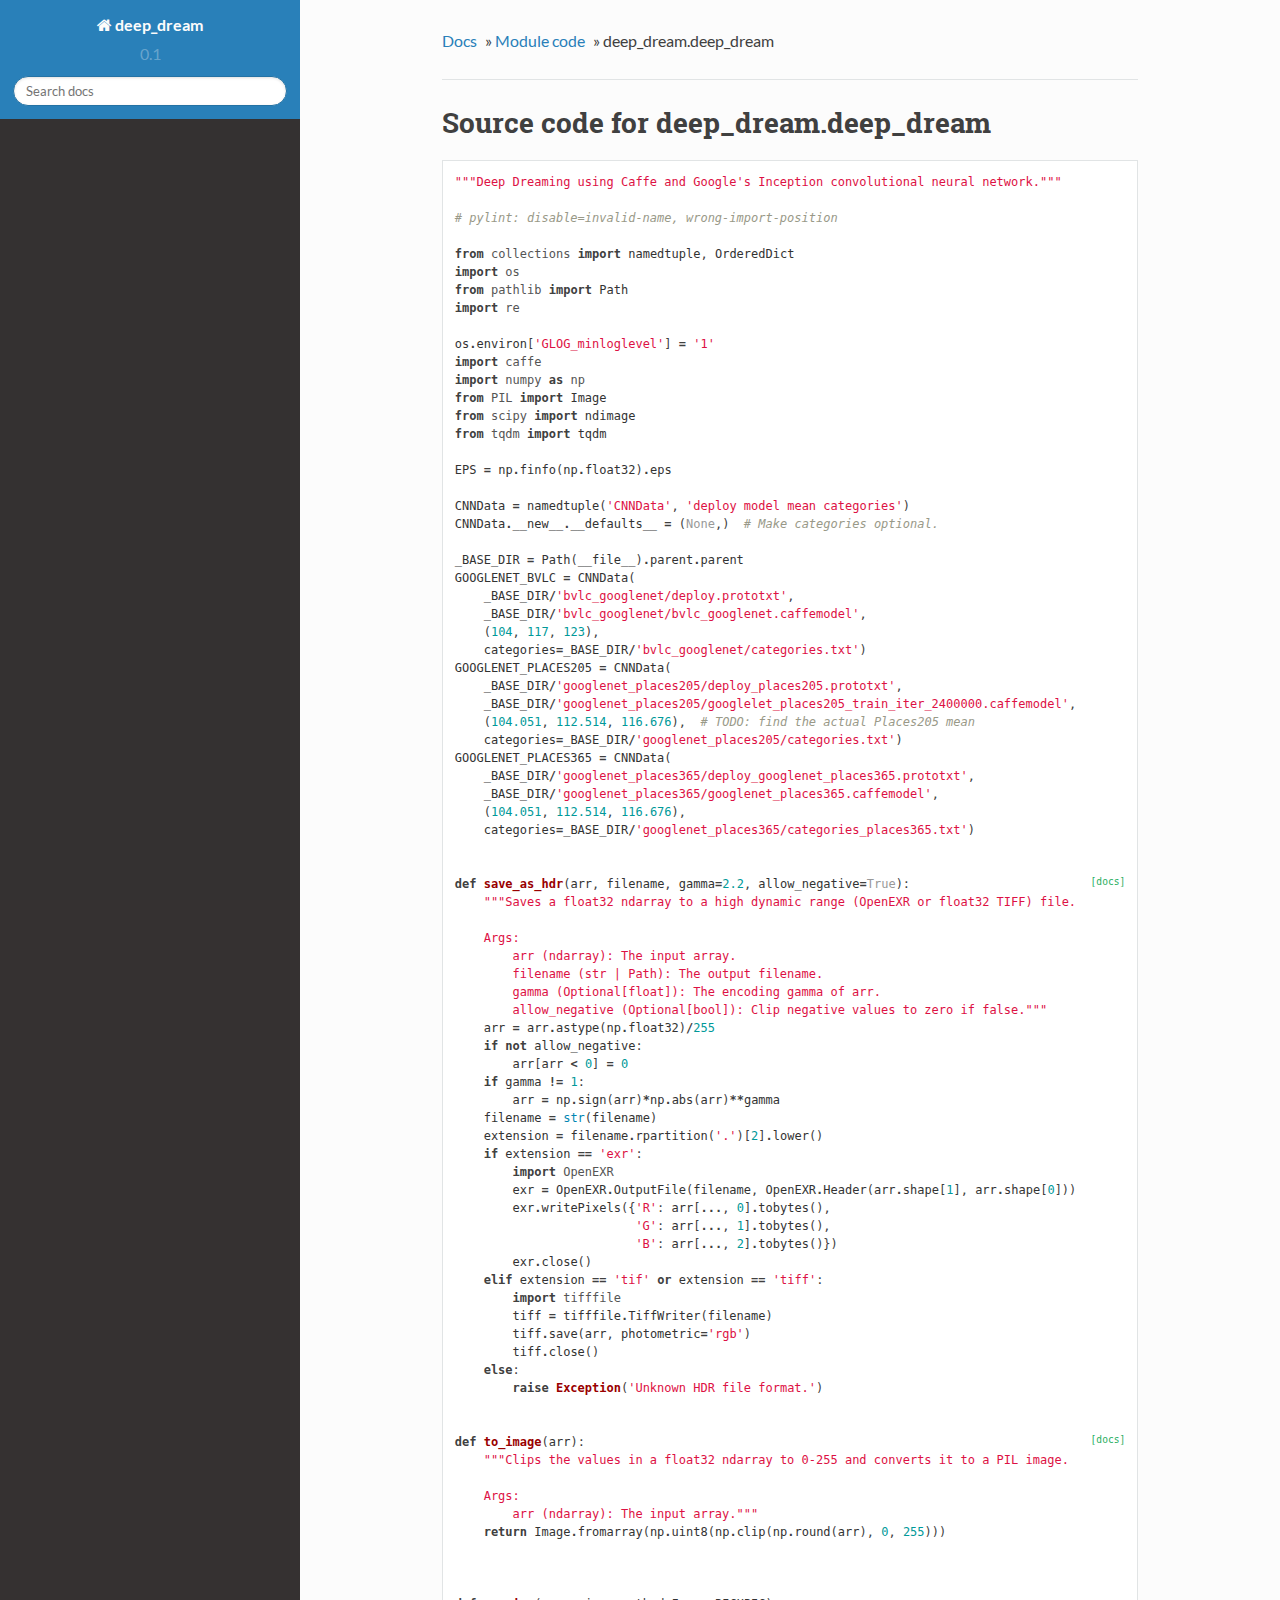
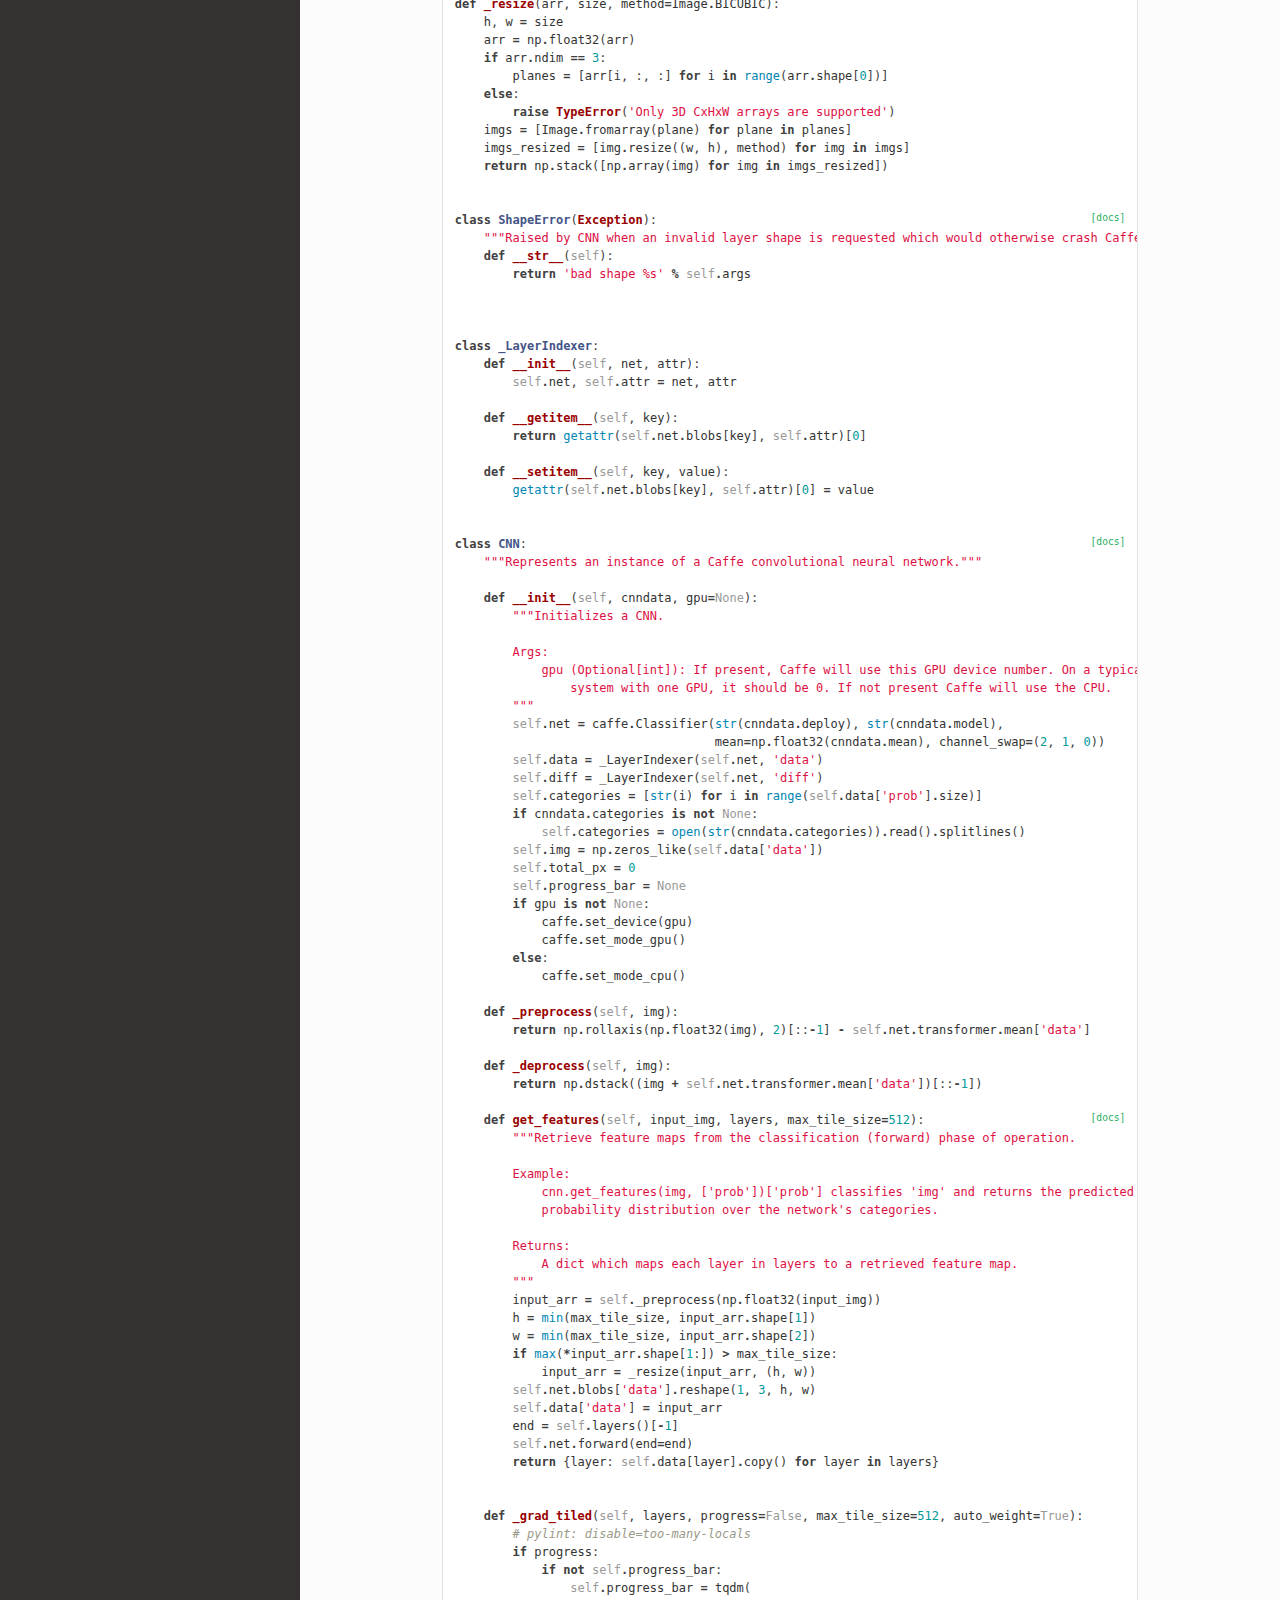
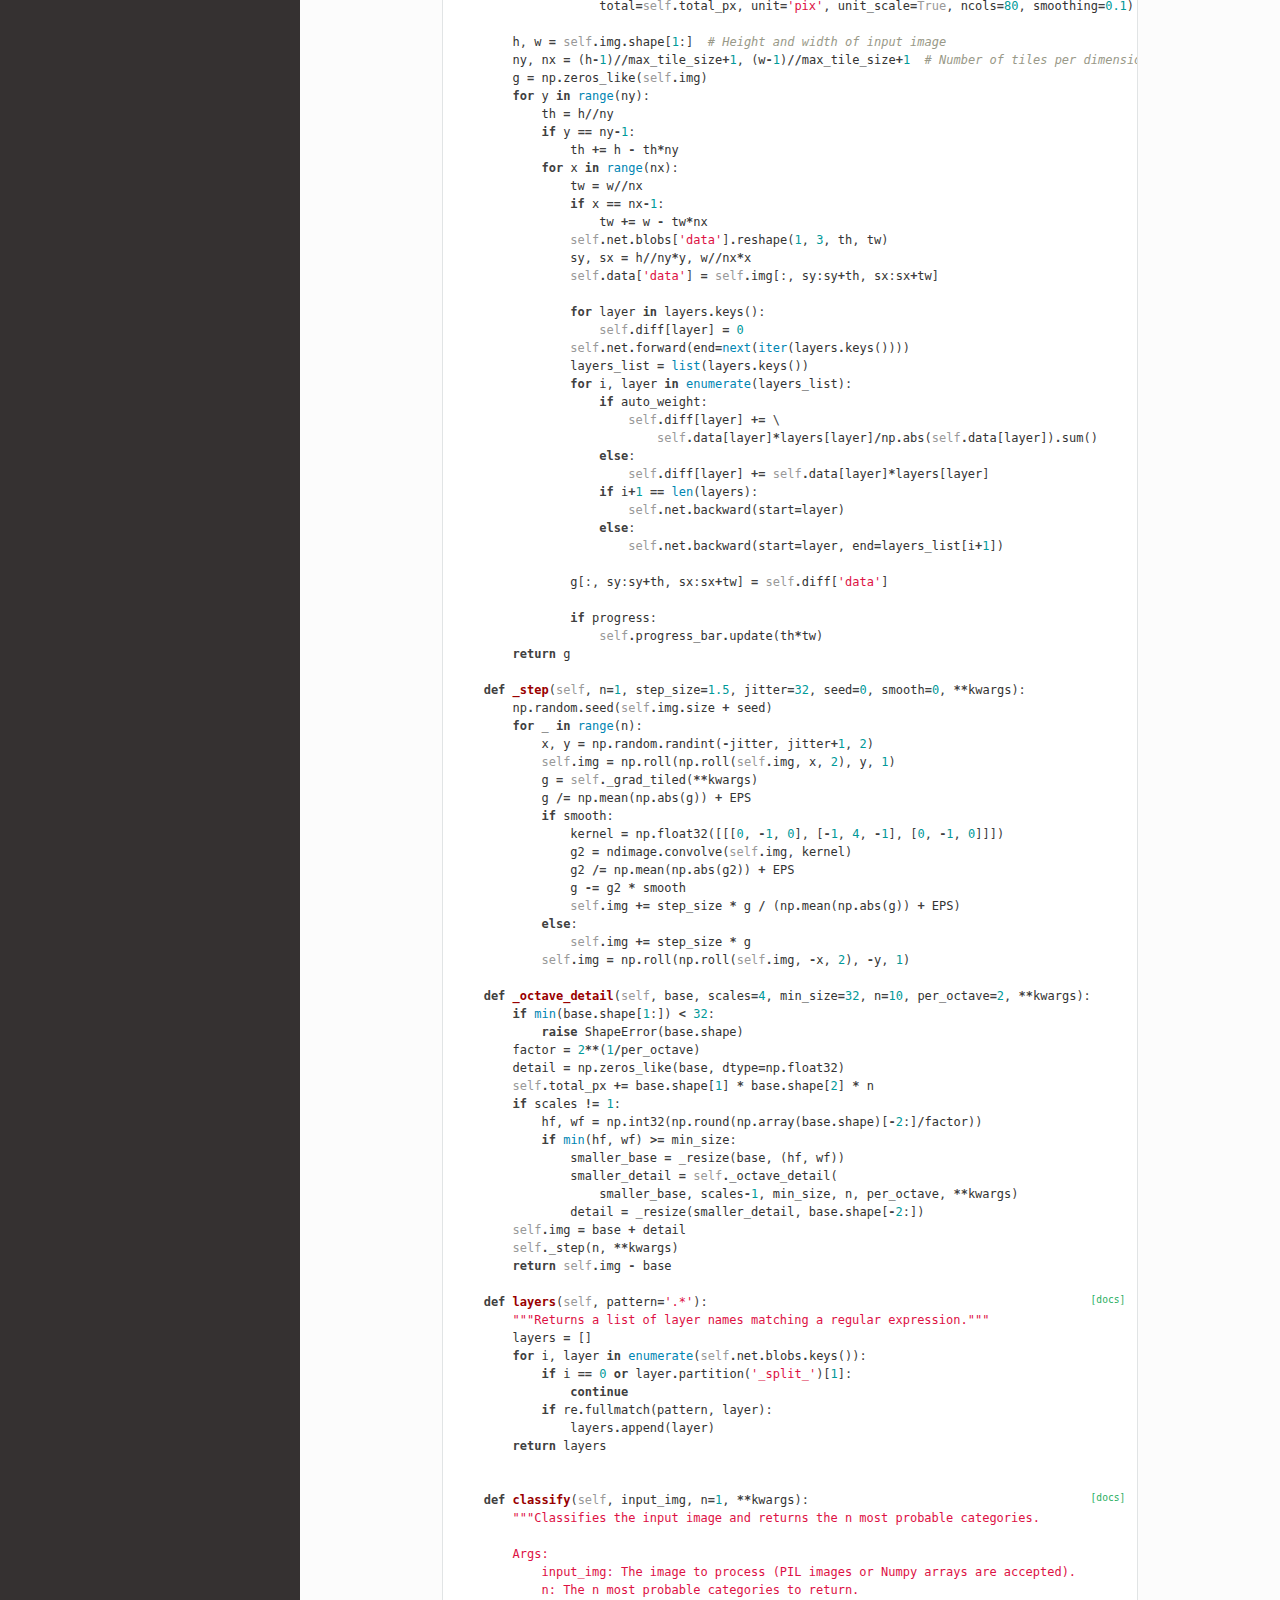
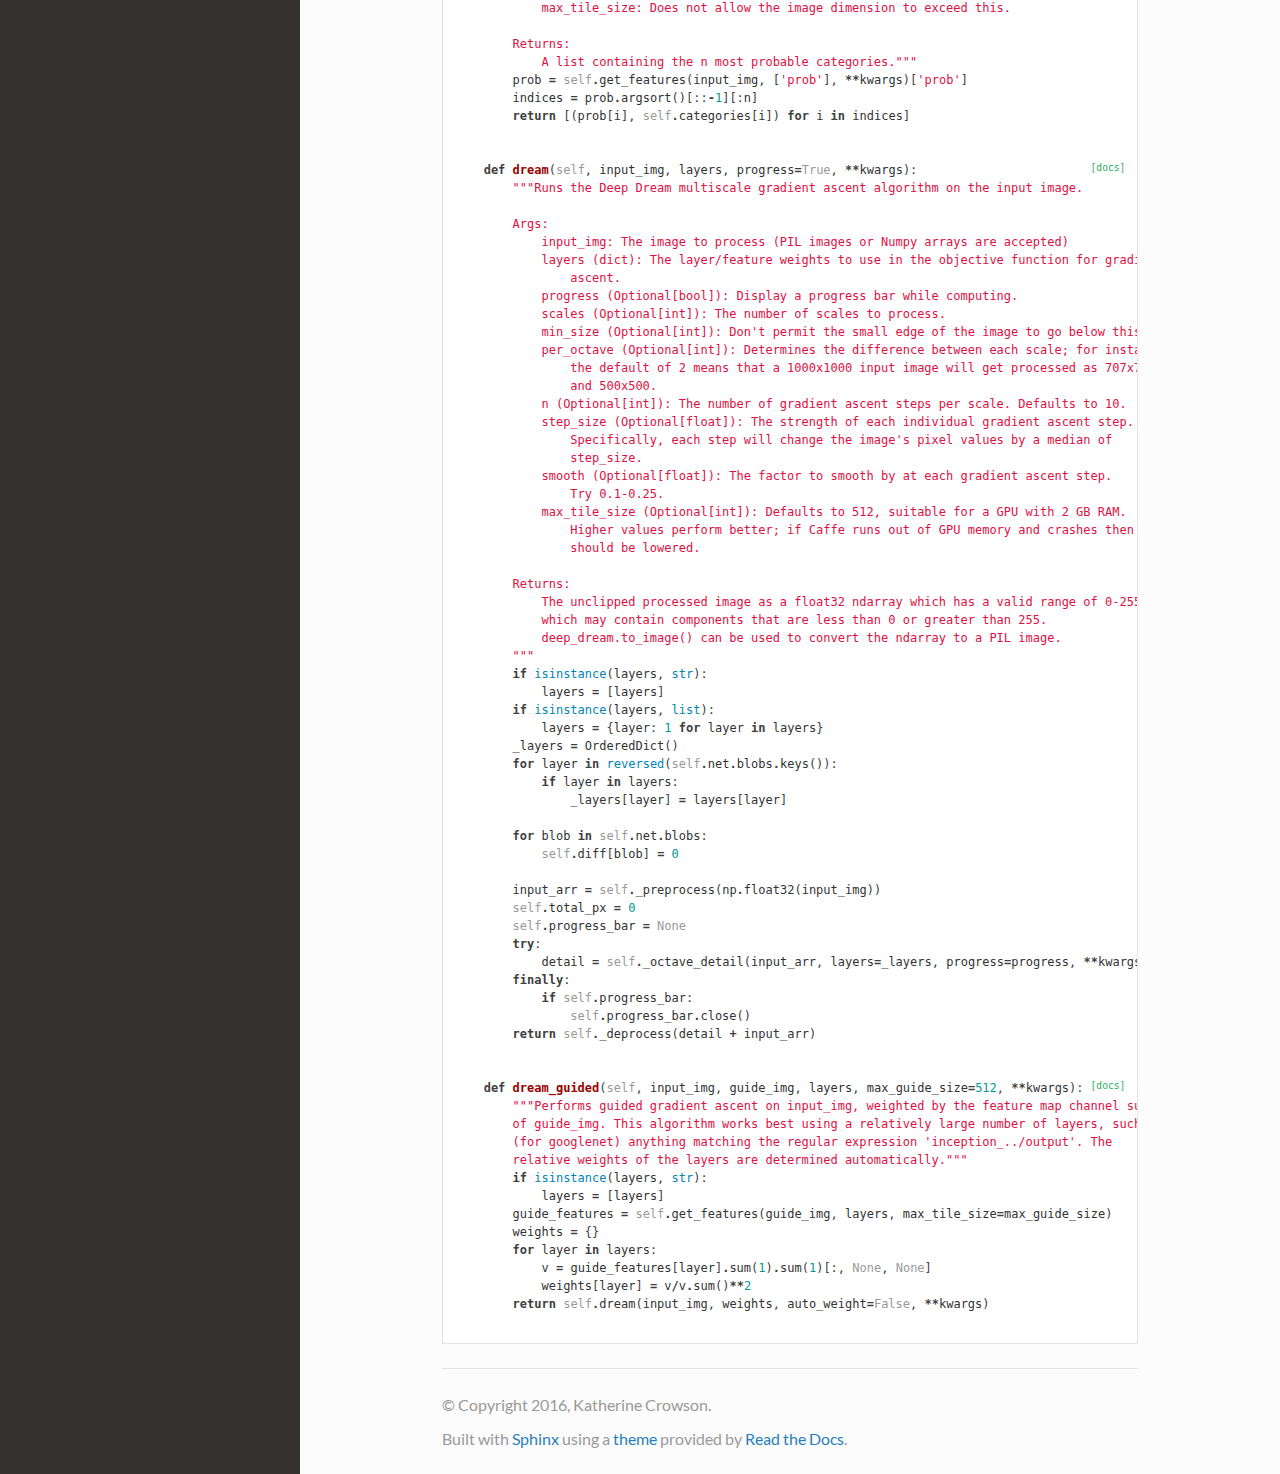
<file: _modules/deep_dream/deep_dream.html>
<!DOCTYPE html>
<!--[if IE 8]><html class="no-js lt-ie9" lang="en" > <![endif]-->
<!--[if gt IE 8]><!--> <html class="no-js" lang="en" > <!--<![endif]-->
<head>
  <meta charset="utf-8">
  
  <meta name="viewport" content="width=device-width, initial-scale=1.0">
  
  <title>deep_dream.deep_dream &mdash; deep_dream 0.1 documentation</title>
  

  
  

  

  
  
    

  

  
  
    <link rel="stylesheet" href="../../_static/css/theme.css" type="text/css" />
  

  

  
    <link rel="top" title="deep_dream 0.1 documentation" href="../../index.html"/>
        <link rel="up" title="Module code" href="../index.html"/> 

  
  <script src="../../_static/js/modernizr.min.js"></script>

</head>

<body class="wy-body-for-nav" role="document">

  <div class="wy-grid-for-nav">

    
    <nav data-toggle="wy-nav-shift" class="wy-nav-side">
      <div class="wy-side-scroll">
        <div class="wy-side-nav-search">
          

          
            <a href="../../index.html" class="icon icon-home"> deep_dream
          

          
          </a>

          
            
            
              <div class="version">
                0.1
              </div>
            
          

          
<div role="search">
  <form id="rtd-search-form" class="wy-form" action="../../search.html" method="get">
    <input type="text" name="q" placeholder="Search docs" />
    <input type="hidden" name="check_keywords" value="yes" />
    <input type="hidden" name="area" value="default" />
  </form>
</div>

          
        </div>

        <div class="wy-menu wy-menu-vertical" data-spy="affix" role="navigation" aria-label="main navigation">
          
            
            
                <ul class="simple">
</ul>

            
          
        </div>
      </div>
    </nav>

    <section data-toggle="wy-nav-shift" class="wy-nav-content-wrap">

      
      <nav class="wy-nav-top" role="navigation" aria-label="top navigation">
        <i data-toggle="wy-nav-top" class="fa fa-bars"></i>
        <a href="../../index.html">deep_dream</a>
      </nav>


      
      <div class="wy-nav-content">
        <div class="rst-content">
          





<div role="navigation" aria-label="breadcrumbs navigation">
  <ul class="wy-breadcrumbs">
    <li><a href="../../index.html">Docs</a> &raquo;</li>
      
          <li><a href="../index.html">Module code</a> &raquo;</li>
      
    <li>deep_dream.deep_dream</li>
      <li class="wy-breadcrumbs-aside">
        
          
        
      </li>
  </ul>
  <hr/>
</div>
          <div role="main" class="document" itemscope="itemscope" itemtype="http://schema.org/Article">
           <div itemprop="articleBody">
            
  <h1>Source code for deep_dream.deep_dream</h1><div class="highlight"><pre>
<span></span><span class="sd">&quot;&quot;&quot;Deep Dreaming using Caffe and Google&#39;s Inception convolutional neural network.&quot;&quot;&quot;</span>

<span class="c1"># pylint: disable=invalid-name, wrong-import-position</span>

<span class="kn">from</span> <span class="nn">collections</span> <span class="kn">import</span> <span class="n">namedtuple</span><span class="p">,</span> <span class="n">OrderedDict</span>
<span class="kn">import</span> <span class="nn">os</span>
<span class="kn">from</span> <span class="nn">pathlib</span> <span class="kn">import</span> <span class="n">Path</span>
<span class="kn">import</span> <span class="nn">re</span>

<span class="n">os</span><span class="o">.</span><span class="n">environ</span><span class="p">[</span><span class="s1">&#39;GLOG_minloglevel&#39;</span><span class="p">]</span> <span class="o">=</span> <span class="s1">&#39;1&#39;</span>
<span class="kn">import</span> <span class="nn">caffe</span>
<span class="kn">import</span> <span class="nn">numpy</span> <span class="kn">as</span> <span class="nn">np</span>
<span class="kn">from</span> <span class="nn">PIL</span> <span class="kn">import</span> <span class="n">Image</span>
<span class="kn">from</span> <span class="nn">scipy</span> <span class="kn">import</span> <span class="n">ndimage</span>
<span class="kn">from</span> <span class="nn">tqdm</span> <span class="kn">import</span> <span class="n">tqdm</span>

<span class="n">EPS</span> <span class="o">=</span> <span class="n">np</span><span class="o">.</span><span class="n">finfo</span><span class="p">(</span><span class="n">np</span><span class="o">.</span><span class="n">float32</span><span class="p">)</span><span class="o">.</span><span class="n">eps</span>

<span class="n">CNNData</span> <span class="o">=</span> <span class="n">namedtuple</span><span class="p">(</span><span class="s1">&#39;CNNData&#39;</span><span class="p">,</span> <span class="s1">&#39;deploy model mean categories&#39;</span><span class="p">)</span>
<span class="n">CNNData</span><span class="o">.</span><span class="n">__new__</span><span class="o">.</span><span class="n">__defaults__</span> <span class="o">=</span> <span class="p">(</span><span class="bp">None</span><span class="p">,)</span>  <span class="c1"># Make categories optional.</span>

<span class="n">_BASE_DIR</span> <span class="o">=</span> <span class="n">Path</span><span class="p">(</span><span class="n">__file__</span><span class="p">)</span><span class="o">.</span><span class="n">parent</span><span class="o">.</span><span class="n">parent</span>
<span class="n">GOOGLENET_BVLC</span> <span class="o">=</span> <span class="n">CNNData</span><span class="p">(</span>
    <span class="n">_BASE_DIR</span><span class="o">/</span><span class="s1">&#39;bvlc_googlenet/deploy.prototxt&#39;</span><span class="p">,</span>
    <span class="n">_BASE_DIR</span><span class="o">/</span><span class="s1">&#39;bvlc_googlenet/bvlc_googlenet.caffemodel&#39;</span><span class="p">,</span>
    <span class="p">(</span><span class="mi">104</span><span class="p">,</span> <span class="mi">117</span><span class="p">,</span> <span class="mi">123</span><span class="p">),</span>
    <span class="n">categories</span><span class="o">=</span><span class="n">_BASE_DIR</span><span class="o">/</span><span class="s1">&#39;bvlc_googlenet/categories.txt&#39;</span><span class="p">)</span>
<span class="n">GOOGLENET_PLACES205</span> <span class="o">=</span> <span class="n">CNNData</span><span class="p">(</span>
    <span class="n">_BASE_DIR</span><span class="o">/</span><span class="s1">&#39;googlenet_places205/deploy_places205.prototxt&#39;</span><span class="p">,</span>
    <span class="n">_BASE_DIR</span><span class="o">/</span><span class="s1">&#39;googlenet_places205/googlelet_places205_train_iter_2400000.caffemodel&#39;</span><span class="p">,</span>
    <span class="p">(</span><span class="mf">104.051</span><span class="p">,</span> <span class="mf">112.514</span><span class="p">,</span> <span class="mf">116.676</span><span class="p">),</span>  <span class="c1"># TODO: find the actual Places205 mean</span>
    <span class="n">categories</span><span class="o">=</span><span class="n">_BASE_DIR</span><span class="o">/</span><span class="s1">&#39;googlenet_places205/categories.txt&#39;</span><span class="p">)</span>
<span class="n">GOOGLENET_PLACES365</span> <span class="o">=</span> <span class="n">CNNData</span><span class="p">(</span>
    <span class="n">_BASE_DIR</span><span class="o">/</span><span class="s1">&#39;googlenet_places365/deploy_googlenet_places365.prototxt&#39;</span><span class="p">,</span>
    <span class="n">_BASE_DIR</span><span class="o">/</span><span class="s1">&#39;googlenet_places365/googlenet_places365.caffemodel&#39;</span><span class="p">,</span>
    <span class="p">(</span><span class="mf">104.051</span><span class="p">,</span> <span class="mf">112.514</span><span class="p">,</span> <span class="mf">116.676</span><span class="p">),</span>
    <span class="n">categories</span><span class="o">=</span><span class="n">_BASE_DIR</span><span class="o">/</span><span class="s1">&#39;googlenet_places365/categories_places365.txt&#39;</span><span class="p">)</span>


<div class="viewcode-block" id="save_as_hdr"><a class="viewcode-back" href="../../index.html#deep_dream.deep_dream.save_as_hdr">[docs]</a><span class="k">def</span> <span class="nf">save_as_hdr</span><span class="p">(</span><span class="n">arr</span><span class="p">,</span> <span class="n">filename</span><span class="p">,</span> <span class="n">gamma</span><span class="o">=</span><span class="mf">2.2</span><span class="p">,</span> <span class="n">allow_negative</span><span class="o">=</span><span class="bp">True</span><span class="p">):</span>
    <span class="sd">&quot;&quot;&quot;Saves a float32 ndarray to a high dynamic range (OpenEXR or float32 TIFF) file.</span>

<span class="sd">    Args:</span>
<span class="sd">        arr (ndarray): The input array.</span>
<span class="sd">        filename (str | Path): The output filename.</span>
<span class="sd">        gamma (Optional[float]): The encoding gamma of arr.</span>
<span class="sd">        allow_negative (Optional[bool]): Clip negative values to zero if false.&quot;&quot;&quot;</span>
    <span class="n">arr</span> <span class="o">=</span> <span class="n">arr</span><span class="o">.</span><span class="n">astype</span><span class="p">(</span><span class="n">np</span><span class="o">.</span><span class="n">float32</span><span class="p">)</span><span class="o">/</span><span class="mi">255</span>
    <span class="k">if</span> <span class="ow">not</span> <span class="n">allow_negative</span><span class="p">:</span>
        <span class="n">arr</span><span class="p">[</span><span class="n">arr</span> <span class="o">&lt;</span> <span class="mi">0</span><span class="p">]</span> <span class="o">=</span> <span class="mi">0</span>
    <span class="k">if</span> <span class="n">gamma</span> <span class="o">!=</span> <span class="mi">1</span><span class="p">:</span>
        <span class="n">arr</span> <span class="o">=</span> <span class="n">np</span><span class="o">.</span><span class="n">sign</span><span class="p">(</span><span class="n">arr</span><span class="p">)</span><span class="o">*</span><span class="n">np</span><span class="o">.</span><span class="n">abs</span><span class="p">(</span><span class="n">arr</span><span class="p">)</span><span class="o">**</span><span class="n">gamma</span>
    <span class="n">filename</span> <span class="o">=</span> <span class="nb">str</span><span class="p">(</span><span class="n">filename</span><span class="p">)</span>
    <span class="n">extension</span> <span class="o">=</span> <span class="n">filename</span><span class="o">.</span><span class="n">rpartition</span><span class="p">(</span><span class="s1">&#39;.&#39;</span><span class="p">)[</span><span class="mi">2</span><span class="p">]</span><span class="o">.</span><span class="n">lower</span><span class="p">()</span>
    <span class="k">if</span> <span class="n">extension</span> <span class="o">==</span> <span class="s1">&#39;exr&#39;</span><span class="p">:</span>
        <span class="kn">import</span> <span class="nn">OpenEXR</span>
        <span class="n">exr</span> <span class="o">=</span> <span class="n">OpenEXR</span><span class="o">.</span><span class="n">OutputFile</span><span class="p">(</span><span class="n">filename</span><span class="p">,</span> <span class="n">OpenEXR</span><span class="o">.</span><span class="n">Header</span><span class="p">(</span><span class="n">arr</span><span class="o">.</span><span class="n">shape</span><span class="p">[</span><span class="mi">1</span><span class="p">],</span> <span class="n">arr</span><span class="o">.</span><span class="n">shape</span><span class="p">[</span><span class="mi">0</span><span class="p">]))</span>
        <span class="n">exr</span><span class="o">.</span><span class="n">writePixels</span><span class="p">({</span><span class="s1">&#39;R&#39;</span><span class="p">:</span> <span class="n">arr</span><span class="p">[</span><span class="o">...</span><span class="p">,</span> <span class="mi">0</span><span class="p">]</span><span class="o">.</span><span class="n">tobytes</span><span class="p">(),</span>
                         <span class="s1">&#39;G&#39;</span><span class="p">:</span> <span class="n">arr</span><span class="p">[</span><span class="o">...</span><span class="p">,</span> <span class="mi">1</span><span class="p">]</span><span class="o">.</span><span class="n">tobytes</span><span class="p">(),</span>
                         <span class="s1">&#39;B&#39;</span><span class="p">:</span> <span class="n">arr</span><span class="p">[</span><span class="o">...</span><span class="p">,</span> <span class="mi">2</span><span class="p">]</span><span class="o">.</span><span class="n">tobytes</span><span class="p">()})</span>
        <span class="n">exr</span><span class="o">.</span><span class="n">close</span><span class="p">()</span>
    <span class="k">elif</span> <span class="n">extension</span> <span class="o">==</span> <span class="s1">&#39;tif&#39;</span> <span class="ow">or</span> <span class="n">extension</span> <span class="o">==</span> <span class="s1">&#39;tiff&#39;</span><span class="p">:</span>
        <span class="kn">import</span> <span class="nn">tifffile</span>
        <span class="n">tiff</span> <span class="o">=</span> <span class="n">tifffile</span><span class="o">.</span><span class="n">TiffWriter</span><span class="p">(</span><span class="n">filename</span><span class="p">)</span>
        <span class="n">tiff</span><span class="o">.</span><span class="n">save</span><span class="p">(</span><span class="n">arr</span><span class="p">,</span> <span class="n">photometric</span><span class="o">=</span><span class="s1">&#39;rgb&#39;</span><span class="p">)</span>
        <span class="n">tiff</span><span class="o">.</span><span class="n">close</span><span class="p">()</span>
    <span class="k">else</span><span class="p">:</span>
        <span class="k">raise</span> <span class="ne">Exception</span><span class="p">(</span><span class="s1">&#39;Unknown HDR file format.&#39;</span><span class="p">)</span></div>

<div class="viewcode-block" id="to_image"><a class="viewcode-back" href="../../index.html#deep_dream.deep_dream.to_image">[docs]</a><span class="k">def</span> <span class="nf">to_image</span><span class="p">(</span><span class="n">arr</span><span class="p">):</span>
    <span class="sd">&quot;&quot;&quot;Clips the values in a float32 ndarray to 0-255 and converts it to a PIL image.</span>

<span class="sd">    Args:</span>
<span class="sd">        arr (ndarray): The input array.&quot;&quot;&quot;</span>
    <span class="k">return</span> <span class="n">Image</span><span class="o">.</span><span class="n">fromarray</span><span class="p">(</span><span class="n">np</span><span class="o">.</span><span class="n">uint8</span><span class="p">(</span><span class="n">np</span><span class="o">.</span><span class="n">clip</span><span class="p">(</span><span class="n">np</span><span class="o">.</span><span class="n">round</span><span class="p">(</span><span class="n">arr</span><span class="p">),</span> <span class="mi">0</span><span class="p">,</span> <span class="mi">255</span><span class="p">)))</span></div>


<span class="k">def</span> <span class="nf">_resize</span><span class="p">(</span><span class="n">arr</span><span class="p">,</span> <span class="n">size</span><span class="p">,</span> <span class="n">method</span><span class="o">=</span><span class="n">Image</span><span class="o">.</span><span class="n">BICUBIC</span><span class="p">):</span>
    <span class="n">h</span><span class="p">,</span> <span class="n">w</span> <span class="o">=</span> <span class="n">size</span>
    <span class="n">arr</span> <span class="o">=</span> <span class="n">np</span><span class="o">.</span><span class="n">float32</span><span class="p">(</span><span class="n">arr</span><span class="p">)</span>
    <span class="k">if</span> <span class="n">arr</span><span class="o">.</span><span class="n">ndim</span> <span class="o">==</span> <span class="mi">3</span><span class="p">:</span>
        <span class="n">planes</span> <span class="o">=</span> <span class="p">[</span><span class="n">arr</span><span class="p">[</span><span class="n">i</span><span class="p">,</span> <span class="p">:,</span> <span class="p">:]</span> <span class="k">for</span> <span class="n">i</span> <span class="ow">in</span> <span class="nb">range</span><span class="p">(</span><span class="n">arr</span><span class="o">.</span><span class="n">shape</span><span class="p">[</span><span class="mi">0</span><span class="p">])]</span>
    <span class="k">else</span><span class="p">:</span>
        <span class="k">raise</span> <span class="ne">TypeError</span><span class="p">(</span><span class="s1">&#39;Only 3D CxHxW arrays are supported&#39;</span><span class="p">)</span>
    <span class="n">imgs</span> <span class="o">=</span> <span class="p">[</span><span class="n">Image</span><span class="o">.</span><span class="n">fromarray</span><span class="p">(</span><span class="n">plane</span><span class="p">)</span> <span class="k">for</span> <span class="n">plane</span> <span class="ow">in</span> <span class="n">planes</span><span class="p">]</span>
    <span class="n">imgs_resized</span> <span class="o">=</span> <span class="p">[</span><span class="n">img</span><span class="o">.</span><span class="n">resize</span><span class="p">((</span><span class="n">w</span><span class="p">,</span> <span class="n">h</span><span class="p">),</span> <span class="n">method</span><span class="p">)</span> <span class="k">for</span> <span class="n">img</span> <span class="ow">in</span> <span class="n">imgs</span><span class="p">]</span>
    <span class="k">return</span> <span class="n">np</span><span class="o">.</span><span class="n">stack</span><span class="p">([</span><span class="n">np</span><span class="o">.</span><span class="n">array</span><span class="p">(</span><span class="n">img</span><span class="p">)</span> <span class="k">for</span> <span class="n">img</span> <span class="ow">in</span> <span class="n">imgs_resized</span><span class="p">])</span>


<div class="viewcode-block" id="ShapeError"><a class="viewcode-back" href="../../index.html#deep_dream.deep_dream.ShapeError">[docs]</a><span class="k">class</span> <span class="nc">ShapeError</span><span class="p">(</span><span class="ne">Exception</span><span class="p">):</span>
    <span class="sd">&quot;&quot;&quot;Raised by CNN when an invalid layer shape is requested which would otherwise crash Caffe.&quot;&quot;&quot;</span>
    <span class="k">def</span> <span class="nf">__str__</span><span class="p">(</span><span class="bp">self</span><span class="p">):</span>
        <span class="k">return</span> <span class="s1">&#39;bad shape </span><span class="si">%s</span><span class="s1">&#39;</span> <span class="o">%</span> <span class="bp">self</span><span class="o">.</span><span class="n">args</span></div>


<span class="k">class</span> <span class="nc">_LayerIndexer</span><span class="p">:</span>
    <span class="k">def</span> <span class="nf">__init__</span><span class="p">(</span><span class="bp">self</span><span class="p">,</span> <span class="n">net</span><span class="p">,</span> <span class="n">attr</span><span class="p">):</span>
        <span class="bp">self</span><span class="o">.</span><span class="n">net</span><span class="p">,</span> <span class="bp">self</span><span class="o">.</span><span class="n">attr</span> <span class="o">=</span> <span class="n">net</span><span class="p">,</span> <span class="n">attr</span>

    <span class="k">def</span> <span class="nf">__getitem__</span><span class="p">(</span><span class="bp">self</span><span class="p">,</span> <span class="n">key</span><span class="p">):</span>
        <span class="k">return</span> <span class="nb">getattr</span><span class="p">(</span><span class="bp">self</span><span class="o">.</span><span class="n">net</span><span class="o">.</span><span class="n">blobs</span><span class="p">[</span><span class="n">key</span><span class="p">],</span> <span class="bp">self</span><span class="o">.</span><span class="n">attr</span><span class="p">)[</span><span class="mi">0</span><span class="p">]</span>

    <span class="k">def</span> <span class="nf">__setitem__</span><span class="p">(</span><span class="bp">self</span><span class="p">,</span> <span class="n">key</span><span class="p">,</span> <span class="n">value</span><span class="p">):</span>
        <span class="nb">getattr</span><span class="p">(</span><span class="bp">self</span><span class="o">.</span><span class="n">net</span><span class="o">.</span><span class="n">blobs</span><span class="p">[</span><span class="n">key</span><span class="p">],</span> <span class="bp">self</span><span class="o">.</span><span class="n">attr</span><span class="p">)[</span><span class="mi">0</span><span class="p">]</span> <span class="o">=</span> <span class="n">value</span>


<div class="viewcode-block" id="CNN"><a class="viewcode-back" href="../../index.html#deep_dream.deep_dream.CNN">[docs]</a><span class="k">class</span> <span class="nc">CNN</span><span class="p">:</span>
    <span class="sd">&quot;&quot;&quot;Represents an instance of a Caffe convolutional neural network.&quot;&quot;&quot;</span>

    <span class="k">def</span> <span class="nf">__init__</span><span class="p">(</span><span class="bp">self</span><span class="p">,</span> <span class="n">cnndata</span><span class="p">,</span> <span class="n">gpu</span><span class="o">=</span><span class="bp">None</span><span class="p">):</span>
        <span class="sd">&quot;&quot;&quot;Initializes a CNN.</span>

<span class="sd">        Args:</span>
<span class="sd">            gpu (Optional[int]): If present, Caffe will use this GPU device number. On a typical</span>
<span class="sd">                system with one GPU, it should be 0. If not present Caffe will use the CPU.</span>
<span class="sd">        &quot;&quot;&quot;</span>
        <span class="bp">self</span><span class="o">.</span><span class="n">net</span> <span class="o">=</span> <span class="n">caffe</span><span class="o">.</span><span class="n">Classifier</span><span class="p">(</span><span class="nb">str</span><span class="p">(</span><span class="n">cnndata</span><span class="o">.</span><span class="n">deploy</span><span class="p">),</span> <span class="nb">str</span><span class="p">(</span><span class="n">cnndata</span><span class="o">.</span><span class="n">model</span><span class="p">),</span>
                                    <span class="n">mean</span><span class="o">=</span><span class="n">np</span><span class="o">.</span><span class="n">float32</span><span class="p">(</span><span class="n">cnndata</span><span class="o">.</span><span class="n">mean</span><span class="p">),</span> <span class="n">channel_swap</span><span class="o">=</span><span class="p">(</span><span class="mi">2</span><span class="p">,</span> <span class="mi">1</span><span class="p">,</span> <span class="mi">0</span><span class="p">))</span>
        <span class="bp">self</span><span class="o">.</span><span class="n">data</span> <span class="o">=</span> <span class="n">_LayerIndexer</span><span class="p">(</span><span class="bp">self</span><span class="o">.</span><span class="n">net</span><span class="p">,</span> <span class="s1">&#39;data&#39;</span><span class="p">)</span>
        <span class="bp">self</span><span class="o">.</span><span class="n">diff</span> <span class="o">=</span> <span class="n">_LayerIndexer</span><span class="p">(</span><span class="bp">self</span><span class="o">.</span><span class="n">net</span><span class="p">,</span> <span class="s1">&#39;diff&#39;</span><span class="p">)</span>
        <span class="bp">self</span><span class="o">.</span><span class="n">categories</span> <span class="o">=</span> <span class="p">[</span><span class="nb">str</span><span class="p">(</span><span class="n">i</span><span class="p">)</span> <span class="k">for</span> <span class="n">i</span> <span class="ow">in</span> <span class="nb">range</span><span class="p">(</span><span class="bp">self</span><span class="o">.</span><span class="n">data</span><span class="p">[</span><span class="s1">&#39;prob&#39;</span><span class="p">]</span><span class="o">.</span><span class="n">size</span><span class="p">)]</span>
        <span class="k">if</span> <span class="n">cnndata</span><span class="o">.</span><span class="n">categories</span> <span class="ow">is</span> <span class="ow">not</span> <span class="bp">None</span><span class="p">:</span>
            <span class="bp">self</span><span class="o">.</span><span class="n">categories</span> <span class="o">=</span> <span class="nb">open</span><span class="p">(</span><span class="nb">str</span><span class="p">(</span><span class="n">cnndata</span><span class="o">.</span><span class="n">categories</span><span class="p">))</span><span class="o">.</span><span class="n">read</span><span class="p">()</span><span class="o">.</span><span class="n">splitlines</span><span class="p">()</span>
        <span class="bp">self</span><span class="o">.</span><span class="n">img</span> <span class="o">=</span> <span class="n">np</span><span class="o">.</span><span class="n">zeros_like</span><span class="p">(</span><span class="bp">self</span><span class="o">.</span><span class="n">data</span><span class="p">[</span><span class="s1">&#39;data&#39;</span><span class="p">])</span>
        <span class="bp">self</span><span class="o">.</span><span class="n">total_px</span> <span class="o">=</span> <span class="mi">0</span>
        <span class="bp">self</span><span class="o">.</span><span class="n">progress_bar</span> <span class="o">=</span> <span class="bp">None</span>
        <span class="k">if</span> <span class="n">gpu</span> <span class="ow">is</span> <span class="ow">not</span> <span class="bp">None</span><span class="p">:</span>
            <span class="n">caffe</span><span class="o">.</span><span class="n">set_device</span><span class="p">(</span><span class="n">gpu</span><span class="p">)</span>
            <span class="n">caffe</span><span class="o">.</span><span class="n">set_mode_gpu</span><span class="p">()</span>
        <span class="k">else</span><span class="p">:</span>
            <span class="n">caffe</span><span class="o">.</span><span class="n">set_mode_cpu</span><span class="p">()</span>

    <span class="k">def</span> <span class="nf">_preprocess</span><span class="p">(</span><span class="bp">self</span><span class="p">,</span> <span class="n">img</span><span class="p">):</span>
        <span class="k">return</span> <span class="n">np</span><span class="o">.</span><span class="n">rollaxis</span><span class="p">(</span><span class="n">np</span><span class="o">.</span><span class="n">float32</span><span class="p">(</span><span class="n">img</span><span class="p">),</span> <span class="mi">2</span><span class="p">)[::</span><span class="o">-</span><span class="mi">1</span><span class="p">]</span> <span class="o">-</span> <span class="bp">self</span><span class="o">.</span><span class="n">net</span><span class="o">.</span><span class="n">transformer</span><span class="o">.</span><span class="n">mean</span><span class="p">[</span><span class="s1">&#39;data&#39;</span><span class="p">]</span>

    <span class="k">def</span> <span class="nf">_deprocess</span><span class="p">(</span><span class="bp">self</span><span class="p">,</span> <span class="n">img</span><span class="p">):</span>
        <span class="k">return</span> <span class="n">np</span><span class="o">.</span><span class="n">dstack</span><span class="p">((</span><span class="n">img</span> <span class="o">+</span> <span class="bp">self</span><span class="o">.</span><span class="n">net</span><span class="o">.</span><span class="n">transformer</span><span class="o">.</span><span class="n">mean</span><span class="p">[</span><span class="s1">&#39;data&#39;</span><span class="p">])[::</span><span class="o">-</span><span class="mi">1</span><span class="p">])</span>

<div class="viewcode-block" id="CNN.get_features"><a class="viewcode-back" href="../../index.html#deep_dream.deep_dream.CNN.get_features">[docs]</a>    <span class="k">def</span> <span class="nf">get_features</span><span class="p">(</span><span class="bp">self</span><span class="p">,</span> <span class="n">input_img</span><span class="p">,</span> <span class="n">layers</span><span class="p">,</span> <span class="n">max_tile_size</span><span class="o">=</span><span class="mi">512</span><span class="p">):</span>
        <span class="sd">&quot;&quot;&quot;Retrieve feature maps from the classification (forward) phase of operation.</span>

<span class="sd">        Example:</span>
<span class="sd">            cnn.get_features(img, [&#39;prob&#39;])[&#39;prob&#39;] classifies &#39;img&#39; and returns the predicted</span>
<span class="sd">            probability distribution over the network&#39;s categories.</span>

<span class="sd">        Returns:</span>
<span class="sd">            A dict which maps each layer in layers to a retrieved feature map.</span>
<span class="sd">        &quot;&quot;&quot;</span>
        <span class="n">input_arr</span> <span class="o">=</span> <span class="bp">self</span><span class="o">.</span><span class="n">_preprocess</span><span class="p">(</span><span class="n">np</span><span class="o">.</span><span class="n">float32</span><span class="p">(</span><span class="n">input_img</span><span class="p">))</span>
        <span class="n">h</span> <span class="o">=</span> <span class="nb">min</span><span class="p">(</span><span class="n">max_tile_size</span><span class="p">,</span> <span class="n">input_arr</span><span class="o">.</span><span class="n">shape</span><span class="p">[</span><span class="mi">1</span><span class="p">])</span>
        <span class="n">w</span> <span class="o">=</span> <span class="nb">min</span><span class="p">(</span><span class="n">max_tile_size</span><span class="p">,</span> <span class="n">input_arr</span><span class="o">.</span><span class="n">shape</span><span class="p">[</span><span class="mi">2</span><span class="p">])</span>
        <span class="k">if</span> <span class="nb">max</span><span class="p">(</span><span class="o">*</span><span class="n">input_arr</span><span class="o">.</span><span class="n">shape</span><span class="p">[</span><span class="mi">1</span><span class="p">:])</span> <span class="o">&gt;</span> <span class="n">max_tile_size</span><span class="p">:</span>
            <span class="n">input_arr</span> <span class="o">=</span> <span class="n">_resize</span><span class="p">(</span><span class="n">input_arr</span><span class="p">,</span> <span class="p">(</span><span class="n">h</span><span class="p">,</span> <span class="n">w</span><span class="p">))</span>
        <span class="bp">self</span><span class="o">.</span><span class="n">net</span><span class="o">.</span><span class="n">blobs</span><span class="p">[</span><span class="s1">&#39;data&#39;</span><span class="p">]</span><span class="o">.</span><span class="n">reshape</span><span class="p">(</span><span class="mi">1</span><span class="p">,</span> <span class="mi">3</span><span class="p">,</span> <span class="n">h</span><span class="p">,</span> <span class="n">w</span><span class="p">)</span>
        <span class="bp">self</span><span class="o">.</span><span class="n">data</span><span class="p">[</span><span class="s1">&#39;data&#39;</span><span class="p">]</span> <span class="o">=</span> <span class="n">input_arr</span>
        <span class="n">end</span> <span class="o">=</span> <span class="bp">self</span><span class="o">.</span><span class="n">layers</span><span class="p">()[</span><span class="o">-</span><span class="mi">1</span><span class="p">]</span>
        <span class="bp">self</span><span class="o">.</span><span class="n">net</span><span class="o">.</span><span class="n">forward</span><span class="p">(</span><span class="n">end</span><span class="o">=</span><span class="n">end</span><span class="p">)</span>
        <span class="k">return</span> <span class="p">{</span><span class="n">layer</span><span class="p">:</span> <span class="bp">self</span><span class="o">.</span><span class="n">data</span><span class="p">[</span><span class="n">layer</span><span class="p">]</span><span class="o">.</span><span class="n">copy</span><span class="p">()</span> <span class="k">for</span> <span class="n">layer</span> <span class="ow">in</span> <span class="n">layers</span><span class="p">}</span></div>

    <span class="k">def</span> <span class="nf">_grad_tiled</span><span class="p">(</span><span class="bp">self</span><span class="p">,</span> <span class="n">layers</span><span class="p">,</span> <span class="n">progress</span><span class="o">=</span><span class="bp">False</span><span class="p">,</span> <span class="n">max_tile_size</span><span class="o">=</span><span class="mi">512</span><span class="p">,</span> <span class="n">auto_weight</span><span class="o">=</span><span class="bp">True</span><span class="p">):</span>
        <span class="c1"># pylint: disable=too-many-locals</span>
        <span class="k">if</span> <span class="n">progress</span><span class="p">:</span>
            <span class="k">if</span> <span class="ow">not</span> <span class="bp">self</span><span class="o">.</span><span class="n">progress_bar</span><span class="p">:</span>
                <span class="bp">self</span><span class="o">.</span><span class="n">progress_bar</span> <span class="o">=</span> <span class="n">tqdm</span><span class="p">(</span>
                    <span class="n">total</span><span class="o">=</span><span class="bp">self</span><span class="o">.</span><span class="n">total_px</span><span class="p">,</span> <span class="n">unit</span><span class="o">=</span><span class="s1">&#39;pix&#39;</span><span class="p">,</span> <span class="n">unit_scale</span><span class="o">=</span><span class="bp">True</span><span class="p">,</span> <span class="n">ncols</span><span class="o">=</span><span class="mi">80</span><span class="p">,</span> <span class="n">smoothing</span><span class="o">=</span><span class="mf">0.1</span><span class="p">)</span>

        <span class="n">h</span><span class="p">,</span> <span class="n">w</span> <span class="o">=</span> <span class="bp">self</span><span class="o">.</span><span class="n">img</span><span class="o">.</span><span class="n">shape</span><span class="p">[</span><span class="mi">1</span><span class="p">:]</span>  <span class="c1"># Height and width of input image</span>
        <span class="n">ny</span><span class="p">,</span> <span class="n">nx</span> <span class="o">=</span> <span class="p">(</span><span class="n">h</span><span class="o">-</span><span class="mi">1</span><span class="p">)</span><span class="o">//</span><span class="n">max_tile_size</span><span class="o">+</span><span class="mi">1</span><span class="p">,</span> <span class="p">(</span><span class="n">w</span><span class="o">-</span><span class="mi">1</span><span class="p">)</span><span class="o">//</span><span class="n">max_tile_size</span><span class="o">+</span><span class="mi">1</span>  <span class="c1"># Number of tiles per dimension</span>
        <span class="n">g</span> <span class="o">=</span> <span class="n">np</span><span class="o">.</span><span class="n">zeros_like</span><span class="p">(</span><span class="bp">self</span><span class="o">.</span><span class="n">img</span><span class="p">)</span>
        <span class="k">for</span> <span class="n">y</span> <span class="ow">in</span> <span class="nb">range</span><span class="p">(</span><span class="n">ny</span><span class="p">):</span>
            <span class="n">th</span> <span class="o">=</span> <span class="n">h</span><span class="o">//</span><span class="n">ny</span>
            <span class="k">if</span> <span class="n">y</span> <span class="o">==</span> <span class="n">ny</span><span class="o">-</span><span class="mi">1</span><span class="p">:</span>
                <span class="n">th</span> <span class="o">+=</span> <span class="n">h</span> <span class="o">-</span> <span class="n">th</span><span class="o">*</span><span class="n">ny</span>
            <span class="k">for</span> <span class="n">x</span> <span class="ow">in</span> <span class="nb">range</span><span class="p">(</span><span class="n">nx</span><span class="p">):</span>
                <span class="n">tw</span> <span class="o">=</span> <span class="n">w</span><span class="o">//</span><span class="n">nx</span>
                <span class="k">if</span> <span class="n">x</span> <span class="o">==</span> <span class="n">nx</span><span class="o">-</span><span class="mi">1</span><span class="p">:</span>
                    <span class="n">tw</span> <span class="o">+=</span> <span class="n">w</span> <span class="o">-</span> <span class="n">tw</span><span class="o">*</span><span class="n">nx</span>
                <span class="bp">self</span><span class="o">.</span><span class="n">net</span><span class="o">.</span><span class="n">blobs</span><span class="p">[</span><span class="s1">&#39;data&#39;</span><span class="p">]</span><span class="o">.</span><span class="n">reshape</span><span class="p">(</span><span class="mi">1</span><span class="p">,</span> <span class="mi">3</span><span class="p">,</span> <span class="n">th</span><span class="p">,</span> <span class="n">tw</span><span class="p">)</span>
                <span class="n">sy</span><span class="p">,</span> <span class="n">sx</span> <span class="o">=</span> <span class="n">h</span><span class="o">//</span><span class="n">ny</span><span class="o">*</span><span class="n">y</span><span class="p">,</span> <span class="n">w</span><span class="o">//</span><span class="n">nx</span><span class="o">*</span><span class="n">x</span>
                <span class="bp">self</span><span class="o">.</span><span class="n">data</span><span class="p">[</span><span class="s1">&#39;data&#39;</span><span class="p">]</span> <span class="o">=</span> <span class="bp">self</span><span class="o">.</span><span class="n">img</span><span class="p">[:,</span> <span class="n">sy</span><span class="p">:</span><span class="n">sy</span><span class="o">+</span><span class="n">th</span><span class="p">,</span> <span class="n">sx</span><span class="p">:</span><span class="n">sx</span><span class="o">+</span><span class="n">tw</span><span class="p">]</span>

                <span class="k">for</span> <span class="n">layer</span> <span class="ow">in</span> <span class="n">layers</span><span class="o">.</span><span class="n">keys</span><span class="p">():</span>
                    <span class="bp">self</span><span class="o">.</span><span class="n">diff</span><span class="p">[</span><span class="n">layer</span><span class="p">]</span> <span class="o">=</span> <span class="mi">0</span>
                <span class="bp">self</span><span class="o">.</span><span class="n">net</span><span class="o">.</span><span class="n">forward</span><span class="p">(</span><span class="n">end</span><span class="o">=</span><span class="nb">next</span><span class="p">(</span><span class="nb">iter</span><span class="p">(</span><span class="n">layers</span><span class="o">.</span><span class="n">keys</span><span class="p">())))</span>
                <span class="n">layers_list</span> <span class="o">=</span> <span class="nb">list</span><span class="p">(</span><span class="n">layers</span><span class="o">.</span><span class="n">keys</span><span class="p">())</span>
                <span class="k">for</span> <span class="n">i</span><span class="p">,</span> <span class="n">layer</span> <span class="ow">in</span> <span class="nb">enumerate</span><span class="p">(</span><span class="n">layers_list</span><span class="p">):</span>
                    <span class="k">if</span> <span class="n">auto_weight</span><span class="p">:</span>
                        <span class="bp">self</span><span class="o">.</span><span class="n">diff</span><span class="p">[</span><span class="n">layer</span><span class="p">]</span> <span class="o">+=</span> \
                            <span class="bp">self</span><span class="o">.</span><span class="n">data</span><span class="p">[</span><span class="n">layer</span><span class="p">]</span><span class="o">*</span><span class="n">layers</span><span class="p">[</span><span class="n">layer</span><span class="p">]</span><span class="o">/</span><span class="n">np</span><span class="o">.</span><span class="n">abs</span><span class="p">(</span><span class="bp">self</span><span class="o">.</span><span class="n">data</span><span class="p">[</span><span class="n">layer</span><span class="p">])</span><span class="o">.</span><span class="n">sum</span><span class="p">()</span>
                    <span class="k">else</span><span class="p">:</span>
                        <span class="bp">self</span><span class="o">.</span><span class="n">diff</span><span class="p">[</span><span class="n">layer</span><span class="p">]</span> <span class="o">+=</span> <span class="bp">self</span><span class="o">.</span><span class="n">data</span><span class="p">[</span><span class="n">layer</span><span class="p">]</span><span class="o">*</span><span class="n">layers</span><span class="p">[</span><span class="n">layer</span><span class="p">]</span>
                    <span class="k">if</span> <span class="n">i</span><span class="o">+</span><span class="mi">1</span> <span class="o">==</span> <span class="nb">len</span><span class="p">(</span><span class="n">layers</span><span class="p">):</span>
                        <span class="bp">self</span><span class="o">.</span><span class="n">net</span><span class="o">.</span><span class="n">backward</span><span class="p">(</span><span class="n">start</span><span class="o">=</span><span class="n">layer</span><span class="p">)</span>
                    <span class="k">else</span><span class="p">:</span>
                        <span class="bp">self</span><span class="o">.</span><span class="n">net</span><span class="o">.</span><span class="n">backward</span><span class="p">(</span><span class="n">start</span><span class="o">=</span><span class="n">layer</span><span class="p">,</span> <span class="n">end</span><span class="o">=</span><span class="n">layers_list</span><span class="p">[</span><span class="n">i</span><span class="o">+</span><span class="mi">1</span><span class="p">])</span>

                <span class="n">g</span><span class="p">[:,</span> <span class="n">sy</span><span class="p">:</span><span class="n">sy</span><span class="o">+</span><span class="n">th</span><span class="p">,</span> <span class="n">sx</span><span class="p">:</span><span class="n">sx</span><span class="o">+</span><span class="n">tw</span><span class="p">]</span> <span class="o">=</span> <span class="bp">self</span><span class="o">.</span><span class="n">diff</span><span class="p">[</span><span class="s1">&#39;data&#39;</span><span class="p">]</span>

                <span class="k">if</span> <span class="n">progress</span><span class="p">:</span>
                    <span class="bp">self</span><span class="o">.</span><span class="n">progress_bar</span><span class="o">.</span><span class="n">update</span><span class="p">(</span><span class="n">th</span><span class="o">*</span><span class="n">tw</span><span class="p">)</span>
        <span class="k">return</span> <span class="n">g</span>

    <span class="k">def</span> <span class="nf">_step</span><span class="p">(</span><span class="bp">self</span><span class="p">,</span> <span class="n">n</span><span class="o">=</span><span class="mi">1</span><span class="p">,</span> <span class="n">step_size</span><span class="o">=</span><span class="mf">1.5</span><span class="p">,</span> <span class="n">jitter</span><span class="o">=</span><span class="mi">32</span><span class="p">,</span> <span class="n">seed</span><span class="o">=</span><span class="mi">0</span><span class="p">,</span> <span class="n">smooth</span><span class="o">=</span><span class="mi">0</span><span class="p">,</span> <span class="o">**</span><span class="n">kwargs</span><span class="p">):</span>
        <span class="n">np</span><span class="o">.</span><span class="n">random</span><span class="o">.</span><span class="n">seed</span><span class="p">(</span><span class="bp">self</span><span class="o">.</span><span class="n">img</span><span class="o">.</span><span class="n">size</span> <span class="o">+</span> <span class="n">seed</span><span class="p">)</span>
        <span class="k">for</span> <span class="n">_</span> <span class="ow">in</span> <span class="nb">range</span><span class="p">(</span><span class="n">n</span><span class="p">):</span>
            <span class="n">x</span><span class="p">,</span> <span class="n">y</span> <span class="o">=</span> <span class="n">np</span><span class="o">.</span><span class="n">random</span><span class="o">.</span><span class="n">randint</span><span class="p">(</span><span class="o">-</span><span class="n">jitter</span><span class="p">,</span> <span class="n">jitter</span><span class="o">+</span><span class="mi">1</span><span class="p">,</span> <span class="mi">2</span><span class="p">)</span>
            <span class="bp">self</span><span class="o">.</span><span class="n">img</span> <span class="o">=</span> <span class="n">np</span><span class="o">.</span><span class="n">roll</span><span class="p">(</span><span class="n">np</span><span class="o">.</span><span class="n">roll</span><span class="p">(</span><span class="bp">self</span><span class="o">.</span><span class="n">img</span><span class="p">,</span> <span class="n">x</span><span class="p">,</span> <span class="mi">2</span><span class="p">),</span> <span class="n">y</span><span class="p">,</span> <span class="mi">1</span><span class="p">)</span>
            <span class="n">g</span> <span class="o">=</span> <span class="bp">self</span><span class="o">.</span><span class="n">_grad_tiled</span><span class="p">(</span><span class="o">**</span><span class="n">kwargs</span><span class="p">)</span>
            <span class="n">g</span> <span class="o">/=</span> <span class="n">np</span><span class="o">.</span><span class="n">mean</span><span class="p">(</span><span class="n">np</span><span class="o">.</span><span class="n">abs</span><span class="p">(</span><span class="n">g</span><span class="p">))</span> <span class="o">+</span> <span class="n">EPS</span>
            <span class="k">if</span> <span class="n">smooth</span><span class="p">:</span>
                <span class="n">kernel</span> <span class="o">=</span> <span class="n">np</span><span class="o">.</span><span class="n">float32</span><span class="p">([[[</span><span class="mi">0</span><span class="p">,</span> <span class="o">-</span><span class="mi">1</span><span class="p">,</span> <span class="mi">0</span><span class="p">],</span> <span class="p">[</span><span class="o">-</span><span class="mi">1</span><span class="p">,</span> <span class="mi">4</span><span class="p">,</span> <span class="o">-</span><span class="mi">1</span><span class="p">],</span> <span class="p">[</span><span class="mi">0</span><span class="p">,</span> <span class="o">-</span><span class="mi">1</span><span class="p">,</span> <span class="mi">0</span><span class="p">]]])</span>
                <span class="n">g2</span> <span class="o">=</span> <span class="n">ndimage</span><span class="o">.</span><span class="n">convolve</span><span class="p">(</span><span class="bp">self</span><span class="o">.</span><span class="n">img</span><span class="p">,</span> <span class="n">kernel</span><span class="p">)</span>
                <span class="n">g2</span> <span class="o">/=</span> <span class="n">np</span><span class="o">.</span><span class="n">mean</span><span class="p">(</span><span class="n">np</span><span class="o">.</span><span class="n">abs</span><span class="p">(</span><span class="n">g2</span><span class="p">))</span> <span class="o">+</span> <span class="n">EPS</span>
                <span class="n">g</span> <span class="o">-=</span> <span class="n">g2</span> <span class="o">*</span> <span class="n">smooth</span>
                <span class="bp">self</span><span class="o">.</span><span class="n">img</span> <span class="o">+=</span> <span class="n">step_size</span> <span class="o">*</span> <span class="n">g</span> <span class="o">/</span> <span class="p">(</span><span class="n">np</span><span class="o">.</span><span class="n">mean</span><span class="p">(</span><span class="n">np</span><span class="o">.</span><span class="n">abs</span><span class="p">(</span><span class="n">g</span><span class="p">))</span> <span class="o">+</span> <span class="n">EPS</span><span class="p">)</span>
            <span class="k">else</span><span class="p">:</span>
                <span class="bp">self</span><span class="o">.</span><span class="n">img</span> <span class="o">+=</span> <span class="n">step_size</span> <span class="o">*</span> <span class="n">g</span>
            <span class="bp">self</span><span class="o">.</span><span class="n">img</span> <span class="o">=</span> <span class="n">np</span><span class="o">.</span><span class="n">roll</span><span class="p">(</span><span class="n">np</span><span class="o">.</span><span class="n">roll</span><span class="p">(</span><span class="bp">self</span><span class="o">.</span><span class="n">img</span><span class="p">,</span> <span class="o">-</span><span class="n">x</span><span class="p">,</span> <span class="mi">2</span><span class="p">),</span> <span class="o">-</span><span class="n">y</span><span class="p">,</span> <span class="mi">1</span><span class="p">)</span>

    <span class="k">def</span> <span class="nf">_octave_detail</span><span class="p">(</span><span class="bp">self</span><span class="p">,</span> <span class="n">base</span><span class="p">,</span> <span class="n">scales</span><span class="o">=</span><span class="mi">4</span><span class="p">,</span> <span class="n">min_size</span><span class="o">=</span><span class="mi">32</span><span class="p">,</span> <span class="n">n</span><span class="o">=</span><span class="mi">10</span><span class="p">,</span> <span class="n">per_octave</span><span class="o">=</span><span class="mi">2</span><span class="p">,</span> <span class="o">**</span><span class="n">kwargs</span><span class="p">):</span>
        <span class="k">if</span> <span class="nb">min</span><span class="p">(</span><span class="n">base</span><span class="o">.</span><span class="n">shape</span><span class="p">[</span><span class="mi">1</span><span class="p">:])</span> <span class="o">&lt;</span> <span class="mi">32</span><span class="p">:</span>
            <span class="k">raise</span> <span class="n">ShapeError</span><span class="p">(</span><span class="n">base</span><span class="o">.</span><span class="n">shape</span><span class="p">)</span>
        <span class="n">factor</span> <span class="o">=</span> <span class="mi">2</span><span class="o">**</span><span class="p">(</span><span class="mi">1</span><span class="o">/</span><span class="n">per_octave</span><span class="p">)</span>
        <span class="n">detail</span> <span class="o">=</span> <span class="n">np</span><span class="o">.</span><span class="n">zeros_like</span><span class="p">(</span><span class="n">base</span><span class="p">,</span> <span class="n">dtype</span><span class="o">=</span><span class="n">np</span><span class="o">.</span><span class="n">float32</span><span class="p">)</span>
        <span class="bp">self</span><span class="o">.</span><span class="n">total_px</span> <span class="o">+=</span> <span class="n">base</span><span class="o">.</span><span class="n">shape</span><span class="p">[</span><span class="mi">1</span><span class="p">]</span> <span class="o">*</span> <span class="n">base</span><span class="o">.</span><span class="n">shape</span><span class="p">[</span><span class="mi">2</span><span class="p">]</span> <span class="o">*</span> <span class="n">n</span>
        <span class="k">if</span> <span class="n">scales</span> <span class="o">!=</span> <span class="mi">1</span><span class="p">:</span>
            <span class="n">hf</span><span class="p">,</span> <span class="n">wf</span> <span class="o">=</span> <span class="n">np</span><span class="o">.</span><span class="n">int32</span><span class="p">(</span><span class="n">np</span><span class="o">.</span><span class="n">round</span><span class="p">(</span><span class="n">np</span><span class="o">.</span><span class="n">array</span><span class="p">(</span><span class="n">base</span><span class="o">.</span><span class="n">shape</span><span class="p">)[</span><span class="o">-</span><span class="mi">2</span><span class="p">:]</span><span class="o">/</span><span class="n">factor</span><span class="p">))</span>
            <span class="k">if</span> <span class="nb">min</span><span class="p">(</span><span class="n">hf</span><span class="p">,</span> <span class="n">wf</span><span class="p">)</span> <span class="o">&gt;=</span> <span class="n">min_size</span><span class="p">:</span>
                <span class="n">smaller_base</span> <span class="o">=</span> <span class="n">_resize</span><span class="p">(</span><span class="n">base</span><span class="p">,</span> <span class="p">(</span><span class="n">hf</span><span class="p">,</span> <span class="n">wf</span><span class="p">))</span>
                <span class="n">smaller_detail</span> <span class="o">=</span> <span class="bp">self</span><span class="o">.</span><span class="n">_octave_detail</span><span class="p">(</span>
                    <span class="n">smaller_base</span><span class="p">,</span> <span class="n">scales</span><span class="o">-</span><span class="mi">1</span><span class="p">,</span> <span class="n">min_size</span><span class="p">,</span> <span class="n">n</span><span class="p">,</span> <span class="n">per_octave</span><span class="p">,</span> <span class="o">**</span><span class="n">kwargs</span><span class="p">)</span>
                <span class="n">detail</span> <span class="o">=</span> <span class="n">_resize</span><span class="p">(</span><span class="n">smaller_detail</span><span class="p">,</span> <span class="n">base</span><span class="o">.</span><span class="n">shape</span><span class="p">[</span><span class="o">-</span><span class="mi">2</span><span class="p">:])</span>
        <span class="bp">self</span><span class="o">.</span><span class="n">img</span> <span class="o">=</span> <span class="n">base</span> <span class="o">+</span> <span class="n">detail</span>
        <span class="bp">self</span><span class="o">.</span><span class="n">_step</span><span class="p">(</span><span class="n">n</span><span class="p">,</span> <span class="o">**</span><span class="n">kwargs</span><span class="p">)</span>
        <span class="k">return</span> <span class="bp">self</span><span class="o">.</span><span class="n">img</span> <span class="o">-</span> <span class="n">base</span>

<div class="viewcode-block" id="CNN.layers"><a class="viewcode-back" href="../../index.html#deep_dream.deep_dream.CNN.layers">[docs]</a>    <span class="k">def</span> <span class="nf">layers</span><span class="p">(</span><span class="bp">self</span><span class="p">,</span> <span class="n">pattern</span><span class="o">=</span><span class="s1">&#39;.*&#39;</span><span class="p">):</span>
        <span class="sd">&quot;&quot;&quot;Returns a list of layer names matching a regular expression.&quot;&quot;&quot;</span>
        <span class="n">layers</span> <span class="o">=</span> <span class="p">[]</span>
        <span class="k">for</span> <span class="n">i</span><span class="p">,</span> <span class="n">layer</span> <span class="ow">in</span> <span class="nb">enumerate</span><span class="p">(</span><span class="bp">self</span><span class="o">.</span><span class="n">net</span><span class="o">.</span><span class="n">blobs</span><span class="o">.</span><span class="n">keys</span><span class="p">()):</span>
            <span class="k">if</span> <span class="n">i</span> <span class="o">==</span> <span class="mi">0</span> <span class="ow">or</span> <span class="n">layer</span><span class="o">.</span><span class="n">partition</span><span class="p">(</span><span class="s1">&#39;_split_&#39;</span><span class="p">)[</span><span class="mi">1</span><span class="p">]:</span>
                <span class="k">continue</span>
            <span class="k">if</span> <span class="n">re</span><span class="o">.</span><span class="n">fullmatch</span><span class="p">(</span><span class="n">pattern</span><span class="p">,</span> <span class="n">layer</span><span class="p">):</span>
                <span class="n">layers</span><span class="o">.</span><span class="n">append</span><span class="p">(</span><span class="n">layer</span><span class="p">)</span>
        <span class="k">return</span> <span class="n">layers</span></div>

<div class="viewcode-block" id="CNN.classify"><a class="viewcode-back" href="../../index.html#deep_dream.deep_dream.CNN.classify">[docs]</a>    <span class="k">def</span> <span class="nf">classify</span><span class="p">(</span><span class="bp">self</span><span class="p">,</span> <span class="n">input_img</span><span class="p">,</span> <span class="n">n</span><span class="o">=</span><span class="mi">1</span><span class="p">,</span> <span class="o">**</span><span class="n">kwargs</span><span class="p">):</span>
        <span class="sd">&quot;&quot;&quot;Classifies the input image and returns the n most probable categories.</span>

<span class="sd">        Args:</span>
<span class="sd">            input_img: The image to process (PIL images or Numpy arrays are accepted).</span>
<span class="sd">            n: The n most probable categories to return.</span>
<span class="sd">            max_tile_size: Does not allow the image dimension to exceed this.</span>

<span class="sd">        Returns:</span>
<span class="sd">            A list containing the n most probable categories.&quot;&quot;&quot;</span>
        <span class="n">prob</span> <span class="o">=</span> <span class="bp">self</span><span class="o">.</span><span class="n">get_features</span><span class="p">(</span><span class="n">input_img</span><span class="p">,</span> <span class="p">[</span><span class="s1">&#39;prob&#39;</span><span class="p">],</span> <span class="o">**</span><span class="n">kwargs</span><span class="p">)[</span><span class="s1">&#39;prob&#39;</span><span class="p">]</span>
        <span class="n">indices</span> <span class="o">=</span> <span class="n">prob</span><span class="o">.</span><span class="n">argsort</span><span class="p">()[::</span><span class="o">-</span><span class="mi">1</span><span class="p">][:</span><span class="n">n</span><span class="p">]</span>
        <span class="k">return</span> <span class="p">[(</span><span class="n">prob</span><span class="p">[</span><span class="n">i</span><span class="p">],</span> <span class="bp">self</span><span class="o">.</span><span class="n">categories</span><span class="p">[</span><span class="n">i</span><span class="p">])</span> <span class="k">for</span> <span class="n">i</span> <span class="ow">in</span> <span class="n">indices</span><span class="p">]</span></div>

<div class="viewcode-block" id="CNN.dream"><a class="viewcode-back" href="../../index.html#deep_dream.deep_dream.CNN.dream">[docs]</a>    <span class="k">def</span> <span class="nf">dream</span><span class="p">(</span><span class="bp">self</span><span class="p">,</span> <span class="n">input_img</span><span class="p">,</span> <span class="n">layers</span><span class="p">,</span> <span class="n">progress</span><span class="o">=</span><span class="bp">True</span><span class="p">,</span> <span class="o">**</span><span class="n">kwargs</span><span class="p">):</span>
        <span class="sd">&quot;&quot;&quot;Runs the Deep Dream multiscale gradient ascent algorithm on the input image.</span>

<span class="sd">        Args:</span>
<span class="sd">            input_img: The image to process (PIL images or Numpy arrays are accepted)</span>
<span class="sd">            layers (dict): The layer/feature weights to use in the objective function for gradient</span>
<span class="sd">                ascent.</span>
<span class="sd">            progress (Optional[bool]): Display a progress bar while computing.</span>
<span class="sd">            scales (Optional[int]): The number of scales to process.</span>
<span class="sd">            min_size (Optional[int]): Don&#39;t permit the small edge of the image to go below this.</span>
<span class="sd">            per_octave (Optional[int]): Determines the difference between each scale; for instance,</span>
<span class="sd">                the default of 2 means that a 1000x1000 input image will get processed as 707x707</span>
<span class="sd">                and 500x500.</span>
<span class="sd">            n (Optional[int]): The number of gradient ascent steps per scale. Defaults to 10.</span>
<span class="sd">            step_size (Optional[float]): The strength of each individual gradient ascent step.</span>
<span class="sd">                Specifically, each step will change the image&#39;s pixel values by a median of</span>
<span class="sd">                step_size.</span>
<span class="sd">            smooth (Optional[float]): The factor to smooth by at each gradient ascent step.</span>
<span class="sd">                Try 0.1-0.25.</span>
<span class="sd">            max_tile_size (Optional[int]): Defaults to 512, suitable for a GPU with 2 GB RAM.</span>
<span class="sd">                Higher values perform better; if Caffe runs out of GPU memory and crashes then it</span>
<span class="sd">                should be lowered.</span>

<span class="sd">        Returns:</span>
<span class="sd">            The unclipped processed image as a float32 ndarray which has a valid range of 0-255 but</span>
<span class="sd">            which may contain components that are less than 0 or greater than 255.</span>
<span class="sd">            deep_dream.to_image() can be used to convert the ndarray to a PIL image.</span>
<span class="sd">        &quot;&quot;&quot;</span>
        <span class="k">if</span> <span class="nb">isinstance</span><span class="p">(</span><span class="n">layers</span><span class="p">,</span> <span class="nb">str</span><span class="p">):</span>
            <span class="n">layers</span> <span class="o">=</span> <span class="p">[</span><span class="n">layers</span><span class="p">]</span>
        <span class="k">if</span> <span class="nb">isinstance</span><span class="p">(</span><span class="n">layers</span><span class="p">,</span> <span class="nb">list</span><span class="p">):</span>
            <span class="n">layers</span> <span class="o">=</span> <span class="p">{</span><span class="n">layer</span><span class="p">:</span> <span class="mi">1</span> <span class="k">for</span> <span class="n">layer</span> <span class="ow">in</span> <span class="n">layers</span><span class="p">}</span>
        <span class="n">_layers</span> <span class="o">=</span> <span class="n">OrderedDict</span><span class="p">()</span>
        <span class="k">for</span> <span class="n">layer</span> <span class="ow">in</span> <span class="nb">reversed</span><span class="p">(</span><span class="bp">self</span><span class="o">.</span><span class="n">net</span><span class="o">.</span><span class="n">blobs</span><span class="o">.</span><span class="n">keys</span><span class="p">()):</span>
            <span class="k">if</span> <span class="n">layer</span> <span class="ow">in</span> <span class="n">layers</span><span class="p">:</span>
                <span class="n">_layers</span><span class="p">[</span><span class="n">layer</span><span class="p">]</span> <span class="o">=</span> <span class="n">layers</span><span class="p">[</span><span class="n">layer</span><span class="p">]</span>

        <span class="k">for</span> <span class="n">blob</span> <span class="ow">in</span> <span class="bp">self</span><span class="o">.</span><span class="n">net</span><span class="o">.</span><span class="n">blobs</span><span class="p">:</span>
            <span class="bp">self</span><span class="o">.</span><span class="n">diff</span><span class="p">[</span><span class="n">blob</span><span class="p">]</span> <span class="o">=</span> <span class="mi">0</span>

        <span class="n">input_arr</span> <span class="o">=</span> <span class="bp">self</span><span class="o">.</span><span class="n">_preprocess</span><span class="p">(</span><span class="n">np</span><span class="o">.</span><span class="n">float32</span><span class="p">(</span><span class="n">input_img</span><span class="p">))</span>
        <span class="bp">self</span><span class="o">.</span><span class="n">total_px</span> <span class="o">=</span> <span class="mi">0</span>
        <span class="bp">self</span><span class="o">.</span><span class="n">progress_bar</span> <span class="o">=</span> <span class="bp">None</span>
        <span class="k">try</span><span class="p">:</span>
            <span class="n">detail</span> <span class="o">=</span> <span class="bp">self</span><span class="o">.</span><span class="n">_octave_detail</span><span class="p">(</span><span class="n">input_arr</span><span class="p">,</span> <span class="n">layers</span><span class="o">=</span><span class="n">_layers</span><span class="p">,</span> <span class="n">progress</span><span class="o">=</span><span class="n">progress</span><span class="p">,</span> <span class="o">**</span><span class="n">kwargs</span><span class="p">)</span>
        <span class="k">finally</span><span class="p">:</span>
            <span class="k">if</span> <span class="bp">self</span><span class="o">.</span><span class="n">progress_bar</span><span class="p">:</span>
                <span class="bp">self</span><span class="o">.</span><span class="n">progress_bar</span><span class="o">.</span><span class="n">close</span><span class="p">()</span>
        <span class="k">return</span> <span class="bp">self</span><span class="o">.</span><span class="n">_deprocess</span><span class="p">(</span><span class="n">detail</span> <span class="o">+</span> <span class="n">input_arr</span><span class="p">)</span></div>

<div class="viewcode-block" id="CNN.dream_guided"><a class="viewcode-back" href="../../index.html#deep_dream.deep_dream.CNN.dream_guided">[docs]</a>    <span class="k">def</span> <span class="nf">dream_guided</span><span class="p">(</span><span class="bp">self</span><span class="p">,</span> <span class="n">input_img</span><span class="p">,</span> <span class="n">guide_img</span><span class="p">,</span> <span class="n">layers</span><span class="p">,</span> <span class="n">max_guide_size</span><span class="o">=</span><span class="mi">512</span><span class="p">,</span> <span class="o">**</span><span class="n">kwargs</span><span class="p">):</span>
        <span class="sd">&quot;&quot;&quot;Performs guided gradient ascent on input_img, weighted by the feature map channel sums</span>
<span class="sd">        of guide_img. This algorithm works best using a relatively large number of layers, such as</span>
<span class="sd">        (for googlenet) anything matching the regular expression &#39;inception_../output&#39;. The</span>
<span class="sd">        relative weights of the layers are determined automatically.&quot;&quot;&quot;</span>
        <span class="k">if</span> <span class="nb">isinstance</span><span class="p">(</span><span class="n">layers</span><span class="p">,</span> <span class="nb">str</span><span class="p">):</span>
            <span class="n">layers</span> <span class="o">=</span> <span class="p">[</span><span class="n">layers</span><span class="p">]</span>
        <span class="n">guide_features</span> <span class="o">=</span> <span class="bp">self</span><span class="o">.</span><span class="n">get_features</span><span class="p">(</span><span class="n">guide_img</span><span class="p">,</span> <span class="n">layers</span><span class="p">,</span> <span class="n">max_tile_size</span><span class="o">=</span><span class="n">max_guide_size</span><span class="p">)</span>
        <span class="n">weights</span> <span class="o">=</span> <span class="p">{}</span>
        <span class="k">for</span> <span class="n">layer</span> <span class="ow">in</span> <span class="n">layers</span><span class="p">:</span>
            <span class="n">v</span> <span class="o">=</span> <span class="n">guide_features</span><span class="p">[</span><span class="n">layer</span><span class="p">]</span><span class="o">.</span><span class="n">sum</span><span class="p">(</span><span class="mi">1</span><span class="p">)</span><span class="o">.</span><span class="n">sum</span><span class="p">(</span><span class="mi">1</span><span class="p">)[:,</span> <span class="bp">None</span><span class="p">,</span> <span class="bp">None</span><span class="p">]</span>
            <span class="n">weights</span><span class="p">[</span><span class="n">layer</span><span class="p">]</span> <span class="o">=</span> <span class="n">v</span><span class="o">/</span><span class="n">v</span><span class="o">.</span><span class="n">sum</span><span class="p">()</span><span class="o">**</span><span class="mi">2</span>
        <span class="k">return</span> <span class="bp">self</span><span class="o">.</span><span class="n">dream</span><span class="p">(</span><span class="n">input_img</span><span class="p">,</span> <span class="n">weights</span><span class="p">,</span> <span class="n">auto_weight</span><span class="o">=</span><span class="bp">False</span><span class="p">,</span> <span class="o">**</span><span class="n">kwargs</span><span class="p">)</span></div></div>
</pre></div>

           </div>
          </div>
          <footer>
  

  <hr/>

  <div role="contentinfo">
    <p>
        &copy; Copyright 2016, Katherine Crowson.

    </p>
  </div>
  Built with <a href="http://sphinx-doc.org/">Sphinx</a> using a <a href="https://github.com/snide/sphinx_rtd_theme">theme</a> provided by <a href="https://readthedocs.org">Read the Docs</a>. 

</footer>

        </div>
      </div>

    </section>

  </div>
  


  

    <script type="text/javascript">
        var DOCUMENTATION_OPTIONS = {
            URL_ROOT:'../../',
            VERSION:'0.1',
            COLLAPSE_INDEX:false,
            FILE_SUFFIX:'.html',
            HAS_SOURCE:  true
        };
    </script>
      <script type="text/javascript" src="../../_static/jquery.js"></script>
      <script type="text/javascript" src="../../_static/underscore.js"></script>
      <script type="text/javascript" src="../../_static/doctools.js"></script>

  

  
  
    <script type="text/javascript" src="../../_static/js/theme.js"></script>
  

  
  
  <script type="text/javascript">
      jQuery(function () {
          SphinxRtdTheme.StickyNav.enable();
      });
  </script>
   

</body>
</html>
</file>
<file: _static/css/theme.css>
﻿*{-webkit-box-sizing:border-box;-moz-box-sizing:border-box;box-sizing:border-box}article,aside,details,figcaption,figure,footer,header,hgroup,nav,section{display:block}audio,canvas,video{display:inline-block;*display:inline;*zoom:1}audio:not([controls]){display:none}[hidden]{display:none}*{-webkit-box-sizing:border-box;-moz-box-sizing:border-box;box-sizing:border-box}html{font-size:100%;-webkit-text-size-adjust:100%;-ms-text-size-adjust:100%}body{margin:0}a:hover,a:active{outline:0}abbr[title]{border-bottom:1px dotted}b,strong{font-weight:bold}blockquote{margin:0}dfn{font-style:italic}ins{background:#ff9;color:#000;text-decoration:none}mark{background:#ff0;color:#000;font-style:italic;font-weight:bold}pre,code,.rst-content tt,.rst-content code,kbd,samp{font-family:monospace,serif;_font-family:"courier new",monospace;font-size:1em}pre{white-space:pre}q{quotes:none}q:before,q:after{content:"";content:none}small{font-size:85%}sub,sup{font-size:75%;line-height:0;position:relative;vertical-align:baseline}sup{top:-0.5em}sub{bottom:-0.25em}ul,ol,dl{margin:0;padding:0;list-style:none;list-style-image:none}li{list-style:none}dd{margin:0}img{border:0;-ms-interpolation-mode:bicubic;vertical-align:middle;max-width:100%}svg:not(:root){overflow:hidden}figure{margin:0}form{margin:0}fieldset{border:0;margin:0;padding:0}label{cursor:pointer}legend{border:0;*margin-left:-7px;padding:0;white-space:normal}button,input,select,textarea{font-size:100%;margin:0;vertical-align:baseline;*vertical-align:middle}button,input{line-height:normal}button,input[type="button"],input[type="reset"],input[type="submit"]{cursor:pointer;-webkit-appearance:button;*overflow:visible}button[disabled],input[disabled]{cursor:default}input[type="checkbox"],input[type="radio"]{box-sizing:border-box;padding:0;*width:13px;*height:13px}input[type="search"]{-webkit-appearance:textfield;-moz-box-sizing:content-box;-webkit-box-sizing:content-box;box-sizing:content-box}input[type="search"]::-webkit-search-decoration,input[type="search"]::-webkit-search-cancel-button{-webkit-appearance:none}button::-moz-focus-inner,input::-moz-focus-inner{border:0;padding:0}textarea{overflow:auto;vertical-align:top;resize:vertical}table{border-collapse:collapse;border-spacing:0}td{vertical-align:top}.chromeframe{margin:0.2em 0;background:#ccc;color:#000;padding:0.2em 0}.ir{display:block;border:0;text-indent:-999em;overflow:hidden;background-color:transparent;background-repeat:no-repeat;text-align:left;direction:ltr;*line-height:0}.ir br{display:none}.hidden{display:none !important;visibility:hidden}.visuallyhidden{border:0;clip:rect(0 0 0 0);height:1px;margin:-1px;overflow:hidden;padding:0;position:absolute;width:1px}.visuallyhidden.focusable:active,.visuallyhidden.focusable:focus{clip:auto;height:auto;margin:0;overflow:visible;position:static;width:auto}.invisible{visibility:hidden}.relative{position:relative}big,small{font-size:100%}@media print{html,body,section{background:none !important}*{box-shadow:none !important;text-shadow:none !important;filter:none !important;-ms-filter:none !important}a,a:visited{text-decoration:underline}.ir a:after,a[href^="javascript:"]:after,a[href^="#"]:after{content:""}pre,blockquote{page-break-inside:avoid}thead{display:table-header-group}tr,img{page-break-inside:avoid}img{max-width:100% !important}@page{margin:0.5cm}p,h2,.rst-content .toctree-wrapper p.caption,h3{orphans:3;widows:3}h2,.rst-content .toctree-wrapper p.caption,h3{page-break-after:avoid}}.fa:before,.wy-menu-vertical li span.toctree-expand:before,.wy-menu-vertical li.on a span.toctree-expand:before,.wy-menu-vertical li.current>a span.toctree-expand:before,.rst-content .admonition-title:before,.rst-content h1 .headerlink:before,.rst-content h2 .headerlink:before,.rst-content h3 .headerlink:before,.rst-content h4 .headerlink:before,.rst-content h5 .headerlink:before,.rst-content h6 .headerlink:before,.rst-content dl dt .headerlink:before,.rst-content p.caption .headerlink:before,.rst-content tt.download span:first-child:before,.rst-content code.download span:first-child:before,.icon:before,.wy-dropdown .caret:before,.wy-inline-validate.wy-inline-validate-success .wy-input-context:before,.wy-inline-validate.wy-inline-validate-danger .wy-input-context:before,.wy-inline-validate.wy-inline-validate-warning .wy-input-context:before,.wy-inline-validate.wy-inline-validate-info .wy-input-context:before,.wy-alert,.rst-content .note,.rst-content .attention,.rst-content .caution,.rst-content .danger,.rst-content .error,.rst-content .hint,.rst-content .important,.rst-content .tip,.rst-content .warning,.rst-content .seealso,.rst-content .admonition-todo,.btn,input[type="text"],input[type="password"],input[type="email"],input[type="url"],input[type="date"],input[type="month"],input[type="time"],input[type="datetime"],input[type="datetime-local"],input[type="week"],input[type="number"],input[type="search"],input[type="tel"],input[type="color"],select,textarea,.wy-menu-vertical li.on a,.wy-menu-vertical li.current>a,.wy-side-nav-search>a,.wy-side-nav-search .wy-dropdown>a,.wy-nav-top a{-webkit-font-smoothing:antialiased}.clearfix{*zoom:1}.clearfix:before,.clearfix:after{display:table;content:""}.clearfix:after{clear:both}/*!
 *  Font Awesome 4.2.0 by @davegandy - http://fontawesome.io - @fontawesome
 *  License - http://fontawesome.io/license (Font: SIL OFL 1.1, CSS: MIT License)
 */@font-face{font-family:'FontAwesome';src:url("../fonts/fontawesome-webfont.eot?v=4.2.0");src:url("../fonts/fontawesome-webfont.eot?#iefix&v=4.2.0") format("embedded-opentype"),url("../fonts/fontawesome-webfont.woff?v=4.2.0") format("woff"),url("../fonts/fontawesome-webfont.ttf?v=4.2.0") format("truetype"),url("../fonts/fontawesome-webfont.svg?v=4.2.0#fontawesomeregular") format("svg");font-weight:normal;font-style:normal}.fa,.wy-menu-vertical li span.toctree-expand,.wy-menu-vertical li.on a span.toctree-expand,.wy-menu-vertical li.current>a span.toctree-expand,.rst-content .admonition-title,.rst-content h1 .headerlink,.rst-content h2 .headerlink,.rst-content h3 .headerlink,.rst-content h4 .headerlink,.rst-content h5 .headerlink,.rst-content h6 .headerlink,.rst-content dl dt .headerlink,.rst-content p.caption .headerlink,.rst-content tt.download span:first-child,.rst-content code.download span:first-child,.icon{display:inline-block;font:normal normal normal 14px/1 FontAwesome;font-size:inherit;text-rendering:auto;-webkit-font-smoothing:antialiased;-moz-osx-font-smoothing:grayscale}.fa-lg{font-size:1.33333em;line-height:0.75em;vertical-align:-15%}.fa-2x{font-size:2em}.fa-3x{font-size:3em}.fa-4x{font-size:4em}.fa-5x{font-size:5em}.fa-fw{width:1.28571em;text-align:center}.fa-ul{padding-left:0;margin-left:2.14286em;list-style-type:none}.fa-ul>li{position:relative}.fa-li{position:absolute;left:-2.14286em;width:2.14286em;top:0.14286em;text-align:center}.fa-li.fa-lg{left:-1.85714em}.fa-border{padding:.2em .25em .15em;border:solid 0.08em #eee;border-radius:.1em}.pull-right{float:right}.pull-left{float:left}.fa.pull-left,.wy-menu-vertical li span.pull-left.toctree-expand,.wy-menu-vertical li.on a span.pull-left.toctree-expand,.wy-menu-vertical li.current>a span.pull-left.toctree-expand,.rst-content .pull-left.admonition-title,.rst-content h1 .pull-left.headerlink,.rst-content h2 .pull-left.headerlink,.rst-content h3 .pull-left.headerlink,.rst-content h4 .pull-left.headerlink,.rst-content h5 .pull-left.headerlink,.rst-content h6 .pull-left.headerlink,.rst-content dl dt .pull-left.headerlink,.rst-content p.caption .pull-left.headerlink,.rst-content tt.download span.pull-left:first-child,.rst-content code.download span.pull-left:first-child,.pull-left.icon{margin-right:.3em}.fa.pull-right,.wy-menu-vertical li span.pull-right.toctree-expand,.wy-menu-vertical li.on a span.pull-right.toctree-expand,.wy-menu-vertical li.current>a span.pull-right.toctree-expand,.rst-content .pull-right.admonition-title,.rst-content h1 .pull-right.headerlink,.rst-content h2 .pull-right.headerlink,.rst-content h3 .pull-right.headerlink,.rst-content h4 .pull-right.headerlink,.rst-content h5 .pull-right.headerlink,.rst-content h6 .pull-right.headerlink,.rst-content dl dt .pull-right.headerlink,.rst-content p.caption .pull-right.headerlink,.rst-content tt.download span.pull-right:first-child,.rst-content code.download span.pull-right:first-child,.pull-right.icon{margin-left:.3em}.fa-spin{-webkit-animation:fa-spin 2s infinite linear;animation:fa-spin 2s infinite linear}@-webkit-keyframes fa-spin{0%{-webkit-transform:rotate(0deg);transform:rotate(0deg)}100%{-webkit-transform:rotate(359deg);transform:rotate(359deg)}}@keyframes fa-spin{0%{-webkit-transform:rotate(0deg);transform:rotate(0deg)}100%{-webkit-transform:rotate(359deg);transform:rotate(359deg)}}.fa-rotate-90{filter:progid:DXImageTransform.Microsoft.BasicImage(rotation=1);-webkit-transform:rotate(90deg);-ms-transform:rotate(90deg);transform:rotate(90deg)}.fa-rotate-180{filter:progid:DXImageTransform.Microsoft.BasicImage(rotation=2);-webkit-transform:rotate(180deg);-ms-transform:rotate(180deg);transform:rotate(180deg)}.fa-rotate-270{filter:progid:DXImageTransform.Microsoft.BasicImage(rotation=3);-webkit-transform:rotate(270deg);-ms-transform:rotate(270deg);transform:rotate(270deg)}.fa-flip-horizontal{filter:progid:DXImageTransform.Microsoft.BasicImage(rotation=0);-webkit-transform:scale(-1, 1);-ms-transform:scale(-1, 1);transform:scale(-1, 1)}.fa-flip-vertical{filter:progid:DXImageTransform.Microsoft.BasicImage(rotation=2);-webkit-transform:scale(1, -1);-ms-transform:scale(1, -1);transform:scale(1, -1)}:root .fa-rotate-90,:root .fa-rotate-180,:root .fa-rotate-270,:root .fa-flip-horizontal,:root .fa-flip-vertical{filter:none}.fa-stack{position:relative;display:inline-block;width:2em;height:2em;line-height:2em;vertical-align:middle}.fa-stack-1x,.fa-stack-2x{position:absolute;left:0;width:100%;text-align:center}.fa-stack-1x{line-height:inherit}.fa-stack-2x{font-size:2em}.fa-inverse{color:#fff}.fa-glass:before{content:""}.fa-music:before{content:""}.fa-search:before,.icon-search:before{content:""}.fa-envelope-o:before{content:""}.fa-heart:before{content:""}.fa-star:before{content:""}.fa-star-o:before{content:""}.fa-user:before{content:""}.fa-film:before{content:""}.fa-th-large:before{content:""}.fa-th:before{content:""}.fa-th-list:before{content:""}.fa-check:before{content:""}.fa-remove:before,.fa-close:before,.fa-times:before{content:""}.fa-search-plus:before{content:""}.fa-search-minus:before{content:""}.fa-power-off:before{content:""}.fa-signal:before{content:""}.fa-gear:before,.fa-cog:before{content:""}.fa-trash-o:before{content:""}.fa-home:before,.icon-home:before{content:""}.fa-file-o:before{content:""}.fa-clock-o:before{content:""}.fa-road:before{content:""}.fa-download:before,.rst-content tt.download span:first-child:before,.rst-content code.download span:first-child:before{content:""}.fa-arrow-circle-o-down:before{content:""}.fa-arrow-circle-o-up:before{content:""}.fa-inbox:before{content:""}.fa-play-circle-o:before{content:""}.fa-rotate-right:before,.fa-repeat:before{content:""}.fa-refresh:before{content:""}.fa-list-alt:before{content:""}.fa-lock:before{content:""}.fa-flag:before{content:""}.fa-headphones:before{content:""}.fa-volume-off:before{content:""}.fa-volume-down:before{content:""}.fa-volume-up:before{content:""}.fa-qrcode:before{content:""}.fa-barcode:before{content:""}.fa-tag:before{content:""}.fa-tags:before{content:""}.fa-book:before,.icon-book:before{content:""}.fa-bookmark:before{content:""}.fa-print:before{content:""}.fa-camera:before{content:""}.fa-font:before{content:""}.fa-bold:before{content:""}.fa-italic:before{content:""}.fa-text-height:before{content:""}.fa-text-width:before{content:""}.fa-align-left:before{content:""}.fa-align-center:before{content:""}.fa-align-right:before{content:""}.fa-align-justify:before{content:""}.fa-list:before{content:""}.fa-dedent:before,.fa-outdent:before{content:""}.fa-indent:before{content:""}.fa-video-camera:before{content:""}.fa-photo:before,.fa-image:before,.fa-picture-o:before{content:""}.fa-pencil:before{content:""}.fa-map-marker:before{content:""}.fa-adjust:before{content:""}.fa-tint:before{content:""}.fa-edit:before,.fa-pencil-square-o:before{content:""}.fa-share-square-o:before{content:""}.fa-check-square-o:before{content:""}.fa-arrows:before{content:""}.fa-step-backward:before{content:""}.fa-fast-backward:before{content:""}.fa-backward:before{content:""}.fa-play:before{content:""}.fa-pause:before{content:""}.fa-stop:before{content:""}.fa-forward:before{content:""}.fa-fast-forward:before{content:""}.fa-step-forward:before{content:""}.fa-eject:before{content:""}.fa-chevron-left:before{content:""}.fa-chevron-right:before{content:""}.fa-plus-circle:before{content:""}.fa-minus-circle:before{content:""}.fa-times-circle:before,.wy-inline-validate.wy-inline-validate-danger .wy-input-context:before{content:""}.fa-check-circle:before,.wy-inline-validate.wy-inline-validate-success .wy-input-context:before{content:""}.fa-question-circle:before{content:""}.fa-info-circle:before{content:""}.fa-crosshairs:before{content:""}.fa-times-circle-o:before{content:""}.fa-check-circle-o:before{content:""}.fa-ban:before{content:""}.fa-arrow-left:before{content:""}.fa-arrow-right:before{content:""}.fa-arrow-up:before{content:""}.fa-arrow-down:before{content:""}.fa-mail-forward:before,.fa-share:before{content:""}.fa-expand:before{content:""}.fa-compress:before{content:""}.fa-plus:before{content:""}.fa-minus:before{content:""}.fa-asterisk:before{content:""}.fa-exclamation-circle:before,.wy-inline-validate.wy-inline-validate-warning .wy-input-context:before,.wy-inline-validate.wy-inline-validate-info .wy-input-context:before,.rst-content .admonition-title:before{content:""}.fa-gift:before{content:""}.fa-leaf:before{content:""}.fa-fire:before,.icon-fire:before{content:""}.fa-eye:before{content:""}.fa-eye-slash:before{content:""}.fa-warning:before,.fa-exclamation-triangle:before{content:""}.fa-plane:before{content:""}.fa-calendar:before{content:""}.fa-random:before{content:""}.fa-comment:before{content:""}.fa-magnet:before{content:""}.fa-chevron-up:before{content:""}.fa-chevron-down:before{content:""}.fa-retweet:before{content:""}.fa-shopping-cart:before{content:""}.fa-folder:before{content:""}.fa-folder-open:before{content:""}.fa-arrows-v:before{content:""}.fa-arrows-h:before{content:""}.fa-bar-chart-o:before,.fa-bar-chart:before{content:""}.fa-twitter-square:before{content:""}.fa-facebook-square:before{content:""}.fa-camera-retro:before{content:""}.fa-key:before{content:""}.fa-gears:before,.fa-cogs:before{content:""}.fa-comments:before{content:""}.fa-thumbs-o-up:before{content:""}.fa-thumbs-o-down:before{content:""}.fa-star-half:before{content:""}.fa-heart-o:before{content:""}.fa-sign-out:before{content:""}.fa-linkedin-square:before{content:""}.fa-thumb-tack:before{content:""}.fa-external-link:before{content:""}.fa-sign-in:before{content:""}.fa-trophy:before{content:""}.fa-github-square:before{content:""}.fa-upload:before{content:""}.fa-lemon-o:before{content:""}.fa-phone:before{content:""}.fa-square-o:before{content:""}.fa-bookmark-o:before{content:""}.fa-phone-square:before{content:""}.fa-twitter:before{content:""}.fa-facebook:before{content:""}.fa-github:before,.icon-github:before{content:""}.fa-unlock:before{content:""}.fa-credit-card:before{content:""}.fa-rss:before{content:""}.fa-hdd-o:before{content:""}.fa-bullhorn:before{content:""}.fa-bell:before{content:""}.fa-certificate:before{content:""}.fa-hand-o-right:before{content:""}.fa-hand-o-left:before{content:""}.fa-hand-o-up:before{content:""}.fa-hand-o-down:before{content:""}.fa-arrow-circle-left:before,.icon-circle-arrow-left:before{content:""}.fa-arrow-circle-right:before,.icon-circle-arrow-right:before{content:""}.fa-arrow-circle-up:before{content:""}.fa-arrow-circle-down:before{content:""}.fa-globe:before{content:""}.fa-wrench:before{content:""}.fa-tasks:before{content:""}.fa-filter:before{content:""}.fa-briefcase:before{content:""}.fa-arrows-alt:before{content:""}.fa-group:before,.fa-users:before{content:""}.fa-chain:before,.fa-link:before,.icon-link:before{content:""}.fa-cloud:before{content:""}.fa-flask:before{content:""}.fa-cut:before,.fa-scissors:before{content:""}.fa-copy:before,.fa-files-o:before{content:""}.fa-paperclip:before{content:""}.fa-save:before,.fa-floppy-o:before{content:""}.fa-square:before{content:""}.fa-navicon:before,.fa-reorder:before,.fa-bars:before{content:""}.fa-list-ul:before{content:""}.fa-list-ol:before{content:""}.fa-strikethrough:before{content:""}.fa-underline:before{content:""}.fa-table:before{content:""}.fa-magic:before{content:""}.fa-truck:before{content:""}.fa-pinterest:before{content:""}.fa-pinterest-square:before{content:""}.fa-google-plus-square:before{content:""}.fa-google-plus:before{content:""}.fa-money:before{content:""}.fa-caret-down:before,.wy-dropdown .caret:before,.icon-caret-down:before{content:""}.fa-caret-up:before{content:""}.fa-caret-left:before{content:""}.fa-caret-right:before{content:""}.fa-columns:before{content:""}.fa-unsorted:before,.fa-sort:before{content:""}.fa-sort-down:before,.fa-sort-desc:before{content:""}.fa-sort-up:before,.fa-sort-asc:before{content:""}.fa-envelope:before{content:""}.fa-linkedin:before{content:""}.fa-rotate-left:before,.fa-undo:before{content:""}.fa-legal:before,.fa-gavel:before{content:""}.fa-dashboard:before,.fa-tachometer:before{content:""}.fa-comment-o:before{content:""}.fa-comments-o:before{content:""}.fa-flash:before,.fa-bolt:before{content:""}.fa-sitemap:before{content:""}.fa-umbrella:before{content:""}.fa-paste:before,.fa-clipboard:before{content:""}.fa-lightbulb-o:before{content:""}.fa-exchange:before{content:""}.fa-cloud-download:before{content:""}.fa-cloud-upload:before{content:""}.fa-user-md:before{content:""}.fa-stethoscope:before{content:""}.fa-suitcase:before{content:""}.fa-bell-o:before{content:""}.fa-coffee:before{content:""}.fa-cutlery:before{content:""}.fa-file-text-o:before{content:""}.fa-building-o:before{content:""}.fa-hospital-o:before{content:""}.fa-ambulance:before{content:""}.fa-medkit:before{content:""}.fa-fighter-jet:before{content:""}.fa-beer:before{content:""}.fa-h-square:before{content:""}.fa-plus-square:before{content:""}.fa-angle-double-left:before{content:""}.fa-angle-double-right:before{content:""}.fa-angle-double-up:before{content:""}.fa-angle-double-down:before{content:""}.fa-angle-left:before{content:""}.fa-angle-right:before{content:""}.fa-angle-up:before{content:""}.fa-angle-down:before{content:""}.fa-desktop:before{content:""}.fa-laptop:before{content:""}.fa-tablet:before{content:""}.fa-mobile-phone:before,.fa-mobile:before{content:""}.fa-circle-o:before{content:""}.fa-quote-left:before{content:""}.fa-quote-right:before{content:""}.fa-spinner:before{content:""}.fa-circle:before{content:""}.fa-mail-reply:before,.fa-reply:before{content:""}.fa-github-alt:before{content:""}.fa-folder-o:before{content:""}.fa-folder-open-o:before{content:""}.fa-smile-o:before{content:""}.fa-frown-o:before{content:""}.fa-meh-o:before{content:""}.fa-gamepad:before{content:""}.fa-keyboard-o:before{content:""}.fa-flag-o:before{content:""}.fa-flag-checkered:before{content:""}.fa-terminal:before{content:""}.fa-code:before{content:""}.fa-mail-reply-all:before,.fa-reply-all:before{content:""}.fa-star-half-empty:before,.fa-star-half-full:before,.fa-star-half-o:before{content:""}.fa-location-arrow:before{content:""}.fa-crop:before{content:""}.fa-code-fork:before{content:""}.fa-unlink:before,.fa-chain-broken:before{content:""}.fa-question:before{content:""}.fa-info:before{content:""}.fa-exclamation:before{content:""}.fa-superscript:before{content:""}.fa-subscript:before{content:""}.fa-eraser:before{content:""}.fa-puzzle-piece:before{content:""}.fa-microphone:before{content:""}.fa-microphone-slash:before{content:""}.fa-shield:before{content:""}.fa-calendar-o:before{content:""}.fa-fire-extinguisher:before{content:""}.fa-rocket:before{content:""}.fa-maxcdn:before{content:""}.fa-chevron-circle-left:before{content:""}.fa-chevron-circle-right:before{content:""}.fa-chevron-circle-up:before{content:""}.fa-chevron-circle-down:before{content:""}.fa-html5:before{content:""}.fa-css3:before{content:""}.fa-anchor:before{content:""}.fa-unlock-alt:before{content:""}.fa-bullseye:before{content:""}.fa-ellipsis-h:before{content:""}.fa-ellipsis-v:before{content:""}.fa-rss-square:before{content:""}.fa-play-circle:before{content:""}.fa-ticket:before{content:""}.fa-minus-square:before{content:""}.fa-minus-square-o:before,.wy-menu-vertical li.on a span.toctree-expand:before,.wy-menu-vertical li.current>a span.toctree-expand:before{content:""}.fa-level-up:before{content:""}.fa-level-down:before{content:""}.fa-check-square:before{content:""}.fa-pencil-square:before{content:""}.fa-external-link-square:before{content:""}.fa-share-square:before{content:""}.fa-compass:before{content:""}.fa-toggle-down:before,.fa-caret-square-o-down:before{content:""}.fa-toggle-up:before,.fa-caret-square-o-up:before{content:""}.fa-toggle-right:before,.fa-caret-square-o-right:before{content:""}.fa-euro:before,.fa-eur:before{content:""}.fa-gbp:before{content:""}.fa-dollar:before,.fa-usd:before{content:""}.fa-rupee:before,.fa-inr:before{content:""}.fa-cny:before,.fa-rmb:before,.fa-yen:before,.fa-jpy:before{content:""}.fa-ruble:before,.fa-rouble:before,.fa-rub:before{content:""}.fa-won:before,.fa-krw:before{content:""}.fa-bitcoin:before,.fa-btc:before{content:""}.fa-file:before{content:""}.fa-file-text:before{content:""}.fa-sort-alpha-asc:before{content:""}.fa-sort-alpha-desc:before{content:""}.fa-sort-amount-asc:before{content:""}.fa-sort-amount-desc:before{content:""}.fa-sort-numeric-asc:before{content:""}.fa-sort-numeric-desc:before{content:""}.fa-thumbs-up:before{content:""}.fa-thumbs-down:before{content:""}.fa-youtube-square:before{content:""}.fa-youtube:before{content:""}.fa-xing:before{content:""}.fa-xing-square:before{content:""}.fa-youtube-play:before{content:""}.fa-dropbox:before{content:""}.fa-stack-overflow:before{content:""}.fa-instagram:before{content:""}.fa-flickr:before{content:""}.fa-adn:before{content:""}.fa-bitbucket:before,.icon-bitbucket:before{content:""}.fa-bitbucket-square:before{content:""}.fa-tumblr:before{content:""}.fa-tumblr-square:before{content:""}.fa-long-arrow-down:before{content:""}.fa-long-arrow-up:before{content:""}.fa-long-arrow-left:before{content:""}.fa-long-arrow-right:before{content:""}.fa-apple:before{content:""}.fa-windows:before{content:""}.fa-android:before{content:""}.fa-linux:before{content:""}.fa-dribbble:before{content:""}.fa-skype:before{content:""}.fa-foursquare:before{content:""}.fa-trello:before{content:""}.fa-female:before{content:""}.fa-male:before{content:""}.fa-gittip:before{content:""}.fa-sun-o:before{content:""}.fa-moon-o:before{content:""}.fa-archive:before{content:""}.fa-bug:before{content:""}.fa-vk:before{content:""}.fa-weibo:before{content:""}.fa-renren:before{content:""}.fa-pagelines:before{content:""}.fa-stack-exchange:before{content:""}.fa-arrow-circle-o-right:before{content:""}.fa-arrow-circle-o-left:before{content:""}.fa-toggle-left:before,.fa-caret-square-o-left:before{content:""}.fa-dot-circle-o:before{content:""}.fa-wheelchair:before{content:""}.fa-vimeo-square:before{content:""}.fa-turkish-lira:before,.fa-try:before{content:""}.fa-plus-square-o:before,.wy-menu-vertical li span.toctree-expand:before{content:""}.fa-space-shuttle:before{content:""}.fa-slack:before{content:""}.fa-envelope-square:before{content:""}.fa-wordpress:before{content:""}.fa-openid:before{content:""}.fa-institution:before,.fa-bank:before,.fa-university:before{content:""}.fa-mortar-board:before,.fa-graduation-cap:before{content:""}.fa-yahoo:before{content:""}.fa-google:before{content:""}.fa-reddit:before{content:""}.fa-reddit-square:before{content:""}.fa-stumbleupon-circle:before{content:""}.fa-stumbleupon:before{content:""}.fa-delicious:before{content:""}.fa-digg:before{content:""}.fa-pied-piper:before{content:""}.fa-pied-piper-alt:before{content:""}.fa-drupal:before{content:""}.fa-joomla:before{content:""}.fa-language:before{content:""}.fa-fax:before{content:""}.fa-building:before{content:""}.fa-child:before{content:""}.fa-paw:before{content:""}.fa-spoon:before{content:""}.fa-cube:before{content:""}.fa-cubes:before{content:""}.fa-behance:before{content:""}.fa-behance-square:before{content:""}.fa-steam:before{content:""}.fa-steam-square:before{content:""}.fa-recycle:before{content:""}.fa-automobile:before,.fa-car:before{content:""}.fa-cab:before,.fa-taxi:before{content:""}.fa-tree:before{content:""}.fa-spotify:before{content:""}.fa-deviantart:before{content:""}.fa-soundcloud:before{content:""}.fa-database:before{content:""}.fa-file-pdf-o:before{content:""}.fa-file-word-o:before{content:""}.fa-file-excel-o:before{content:""}.fa-file-powerpoint-o:before{content:""}.fa-file-photo-o:before,.fa-file-picture-o:before,.fa-file-image-o:before{content:""}.fa-file-zip-o:before,.fa-file-archive-o:before{content:""}.fa-file-sound-o:before,.fa-file-audio-o:before{content:""}.fa-file-movie-o:before,.fa-file-video-o:before{content:""}.fa-file-code-o:before{content:""}.fa-vine:before{content:""}.fa-codepen:before{content:""}.fa-jsfiddle:before{content:""}.fa-life-bouy:before,.fa-life-buoy:before,.fa-life-saver:before,.fa-support:before,.fa-life-ring:before{content:""}.fa-circle-o-notch:before{content:""}.fa-ra:before,.fa-rebel:before{content:""}.fa-ge:before,.fa-empire:before{content:""}.fa-git-square:before{content:""}.fa-git:before{content:""}.fa-hacker-news:before{content:""}.fa-tencent-weibo:before{content:""}.fa-qq:before{content:""}.fa-wechat:before,.fa-weixin:before{content:""}.fa-send:before,.fa-paper-plane:before{content:""}.fa-send-o:before,.fa-paper-plane-o:before{content:""}.fa-history:before{content:""}.fa-circle-thin:before{content:""}.fa-header:before{content:""}.fa-paragraph:before{content:""}.fa-sliders:before{content:""}.fa-share-alt:before{content:""}.fa-share-alt-square:before{content:""}.fa-bomb:before{content:""}.fa-soccer-ball-o:before,.fa-futbol-o:before{content:""}.fa-tty:before{content:""}.fa-binoculars:before{content:""}.fa-plug:before{content:""}.fa-slideshare:before{content:""}.fa-twitch:before{content:""}.fa-yelp:before{content:""}.fa-newspaper-o:before{content:""}.fa-wifi:before{content:""}.fa-calculator:before{content:""}.fa-paypal:before{content:""}.fa-google-wallet:before{content:""}.fa-cc-visa:before{content:""}.fa-cc-mastercard:before{content:""}.fa-cc-discover:before{content:""}.fa-cc-amex:before{content:""}.fa-cc-paypal:before{content:""}.fa-cc-stripe:before{content:""}.fa-bell-slash:before{content:""}.fa-bell-slash-o:before{content:""}.fa-trash:before{content:""}.fa-copyright:before{content:""}.fa-at:before{content:""}.fa-eyedropper:before{content:""}.fa-paint-brush:before{content:""}.fa-birthday-cake:before{content:""}.fa-area-chart:before{content:""}.fa-pie-chart:before{content:""}.fa-line-chart:before{content:""}.fa-lastfm:before{content:""}.fa-lastfm-square:before{content:""}.fa-toggle-off:before{content:""}.fa-toggle-on:before{content:""}.fa-bicycle:before{content:""}.fa-bus:before{content:""}.fa-ioxhost:before{content:""}.fa-angellist:before{content:""}.fa-cc:before{content:""}.fa-shekel:before,.fa-sheqel:before,.fa-ils:before{content:""}.fa-meanpath:before{content:""}.fa,.wy-menu-vertical li span.toctree-expand,.wy-menu-vertical li.on a span.toctree-expand,.wy-menu-vertical li.current>a span.toctree-expand,.rst-content .admonition-title,.rst-content h1 .headerlink,.rst-content h2 .headerlink,.rst-content h3 .headerlink,.rst-content h4 .headerlink,.rst-content h5 .headerlink,.rst-content h6 .headerlink,.rst-content dl dt .headerlink,.rst-content p.caption .headerlink,.rst-content tt.download span:first-child,.rst-content code.download span:first-child,.icon,.wy-dropdown .caret,.wy-inline-validate.wy-inline-validate-success .wy-input-context,.wy-inline-validate.wy-inline-validate-danger .wy-input-context,.wy-inline-validate.wy-inline-validate-warning .wy-input-context,.wy-inline-validate.wy-inline-validate-info .wy-input-context{font-family:inherit}.fa:before,.wy-menu-vertical li span.toctree-expand:before,.wy-menu-vertical li.on a span.toctree-expand:before,.wy-menu-vertical li.current>a span.toctree-expand:before,.rst-content .admonition-title:before,.rst-content h1 .headerlink:before,.rst-content h2 .headerlink:before,.rst-content h3 .headerlink:before,.rst-content h4 .headerlink:before,.rst-content h5 .headerlink:before,.rst-content h6 .headerlink:before,.rst-content dl dt .headerlink:before,.rst-content p.caption .headerlink:before,.rst-content tt.download span:first-child:before,.rst-content code.download span:first-child:before,.icon:before,.wy-dropdown .caret:before,.wy-inline-validate.wy-inline-validate-success .wy-input-context:before,.wy-inline-validate.wy-inline-validate-danger .wy-input-context:before,.wy-inline-validate.wy-inline-validate-warning .wy-input-context:before,.wy-inline-validate.wy-inline-validate-info .wy-input-context:before{font-family:"FontAwesome";display:inline-block;font-style:normal;font-weight:normal;line-height:1;text-decoration:inherit}a .fa,a .wy-menu-vertical li span.toctree-expand,.wy-menu-vertical li a span.toctree-expand,.wy-menu-vertical li.on a span.toctree-expand,.wy-menu-vertical li.current>a span.toctree-expand,a .rst-content .admonition-title,.rst-content a .admonition-title,a .rst-content h1 .headerlink,.rst-content h1 a .headerlink,a .rst-content h2 .headerlink,.rst-content h2 a .headerlink,a .rst-content h3 .headerlink,.rst-content h3 a .headerlink,a .rst-content h4 .headerlink,.rst-content h4 a .headerlink,a .rst-content h5 .headerlink,.rst-content h5 a .headerlink,a .rst-content h6 .headerlink,.rst-content h6 a .headerlink,a .rst-content dl dt .headerlink,.rst-content dl dt a .headerlink,a .rst-content p.caption .headerlink,.rst-content p.caption a .headerlink,a .rst-content tt.download span:first-child,.rst-content tt.download a span:first-child,a .rst-content code.download span:first-child,.rst-content code.download a span:first-child,a .icon{display:inline-block;text-decoration:inherit}.btn .fa,.btn .wy-menu-vertical li span.toctree-expand,.wy-menu-vertical li .btn span.toctree-expand,.btn .wy-menu-vertical li.on a span.toctree-expand,.wy-menu-vertical li.on a .btn span.toctree-expand,.btn .wy-menu-vertical li.current>a span.toctree-expand,.wy-menu-vertical li.current>a .btn span.toctree-expand,.btn .rst-content .admonition-title,.rst-content .btn .admonition-title,.btn .rst-content h1 .headerlink,.rst-content h1 .btn .headerlink,.btn .rst-content h2 .headerlink,.rst-content h2 .btn .headerlink,.btn .rst-content h3 .headerlink,.rst-content h3 .btn .headerlink,.btn .rst-content h4 .headerlink,.rst-content h4 .btn .headerlink,.btn .rst-content h5 .headerlink,.rst-content h5 .btn .headerlink,.btn .rst-content h6 .headerlink,.rst-content h6 .btn .headerlink,.btn .rst-content dl dt .headerlink,.rst-content dl dt .btn .headerlink,.btn .rst-content p.caption .headerlink,.rst-content p.caption .btn .headerlink,.btn .rst-content tt.download span:first-child,.rst-content tt.download .btn span:first-child,.btn .rst-content code.download span:first-child,.rst-content code.download .btn span:first-child,.btn .icon,.nav .fa,.nav .wy-menu-vertical li span.toctree-expand,.wy-menu-vertical li .nav span.toctree-expand,.nav .wy-menu-vertical li.on a span.toctree-expand,.wy-menu-vertical li.on a .nav span.toctree-expand,.nav .wy-menu-vertical li.current>a span.toctree-expand,.wy-menu-vertical li.current>a .nav span.toctree-expand,.nav .rst-content .admonition-title,.rst-content .nav .admonition-title,.nav .rst-content h1 .headerlink,.rst-content h1 .nav .headerlink,.nav .rst-content h2 .headerlink,.rst-content h2 .nav .headerlink,.nav .rst-content h3 .headerlink,.rst-content h3 .nav .headerlink,.nav .rst-content h4 .headerlink,.rst-content h4 .nav .headerlink,.nav .rst-content h5 .headerlink,.rst-content h5 .nav .headerlink,.nav .rst-content h6 .headerlink,.rst-content h6 .nav .headerlink,.nav .rst-content dl dt .headerlink,.rst-content dl dt .nav .headerlink,.nav .rst-content p.caption .headerlink,.rst-content p.caption .nav .headerlink,.nav .rst-content tt.download span:first-child,.rst-content tt.download .nav span:first-child,.nav .rst-content code.download span:first-child,.rst-content code.download .nav span:first-child,.nav .icon{display:inline}.btn .fa.fa-large,.btn .wy-menu-vertical li span.fa-large.toctree-expand,.wy-menu-vertical li .btn span.fa-large.toctree-expand,.btn .rst-content .fa-large.admonition-title,.rst-content .btn .fa-large.admonition-title,.btn .rst-content h1 .fa-large.headerlink,.rst-content h1 .btn .fa-large.headerlink,.btn .rst-content h2 .fa-large.headerlink,.rst-content h2 .btn .fa-large.headerlink,.btn .rst-content h3 .fa-large.headerlink,.rst-content h3 .btn .fa-large.headerlink,.btn .rst-content h4 .fa-large.headerlink,.rst-content h4 .btn .fa-large.headerlink,.btn .rst-content h5 .fa-large.headerlink,.rst-content h5 .btn .fa-large.headerlink,.btn .rst-content h6 .fa-large.headerlink,.rst-content h6 .btn .fa-large.headerlink,.btn .rst-content dl dt .fa-large.headerlink,.rst-content dl dt .btn .fa-large.headerlink,.btn .rst-content p.caption .fa-large.headerlink,.rst-content p.caption .btn .fa-large.headerlink,.btn .rst-content tt.download span.fa-large:first-child,.rst-content tt.download .btn span.fa-large:first-child,.btn .rst-content code.download span.fa-large:first-child,.rst-content code.download .btn span.fa-large:first-child,.btn .fa-large.icon,.nav .fa.fa-large,.nav .wy-menu-vertical li span.fa-large.toctree-expand,.wy-menu-vertical li .nav span.fa-large.toctree-expand,.nav .rst-content .fa-large.admonition-title,.rst-content .nav .fa-large.admonition-title,.nav .rst-content h1 .fa-large.headerlink,.rst-content h1 .nav .fa-large.headerlink,.nav .rst-content h2 .fa-large.headerlink,.rst-content h2 .nav .fa-large.headerlink,.nav .rst-content h3 .fa-large.headerlink,.rst-content h3 .nav .fa-large.headerlink,.nav .rst-content h4 .fa-large.headerlink,.rst-content h4 .nav .fa-large.headerlink,.nav .rst-content h5 .fa-large.headerlink,.rst-content h5 .nav .fa-large.headerlink,.nav .rst-content h6 .fa-large.headerlink,.rst-content h6 .nav .fa-large.headerlink,.nav .rst-content dl dt .fa-large.headerlink,.rst-content dl dt .nav .fa-large.headerlink,.nav .rst-content p.caption .fa-large.headerlink,.rst-content p.caption .nav .fa-large.headerlink,.nav .rst-content tt.download span.fa-large:first-child,.rst-content tt.download .nav span.fa-large:first-child,.nav .rst-content code.download span.fa-large:first-child,.rst-content code.download .nav span.fa-large:first-child,.nav .fa-large.icon{line-height:0.9em}.btn .fa.fa-spin,.btn .wy-menu-vertical li span.fa-spin.toctree-expand,.wy-menu-vertical li .btn span.fa-spin.toctree-expand,.btn .rst-content .fa-spin.admonition-title,.rst-content .btn .fa-spin.admonition-title,.btn .rst-content h1 .fa-spin.headerlink,.rst-content h1 .btn .fa-spin.headerlink,.btn .rst-content h2 .fa-spin.headerlink,.rst-content h2 .btn .fa-spin.headerlink,.btn .rst-content h3 .fa-spin.headerlink,.rst-content h3 .btn .fa-spin.headerlink,.btn .rst-content h4 .fa-spin.headerlink,.rst-content h4 .btn .fa-spin.headerlink,.btn .rst-content h5 .fa-spin.headerlink,.rst-content h5 .btn .fa-spin.headerlink,.btn .rst-content h6 .fa-spin.headerlink,.rst-content h6 .btn .fa-spin.headerlink,.btn .rst-content dl dt .fa-spin.headerlink,.rst-content dl dt .btn .fa-spin.headerlink,.btn .rst-content p.caption .fa-spin.headerlink,.rst-content p.caption .btn .fa-spin.headerlink,.btn .rst-content tt.download span.fa-spin:first-child,.rst-content tt.download .btn span.fa-spin:first-child,.btn .rst-content code.download span.fa-spin:first-child,.rst-content code.download .btn span.fa-spin:first-child,.btn .fa-spin.icon,.nav .fa.fa-spin,.nav .wy-menu-vertical li span.fa-spin.toctree-expand,.wy-menu-vertical li .nav span.fa-spin.toctree-expand,.nav .rst-content .fa-spin.admonition-title,.rst-content .nav .fa-spin.admonition-title,.nav .rst-content h1 .fa-spin.headerlink,.rst-content h1 .nav .fa-spin.headerlink,.nav .rst-content h2 .fa-spin.headerlink,.rst-content h2 .nav .fa-spin.headerlink,.nav .rst-content h3 .fa-spin.headerlink,.rst-content h3 .nav .fa-spin.headerlink,.nav .rst-content h4 .fa-spin.headerlink,.rst-content h4 .nav .fa-spin.headerlink,.nav .rst-content h5 .fa-spin.headerlink,.rst-content h5 .nav .fa-spin.headerlink,.nav .rst-content h6 .fa-spin.headerlink,.rst-content h6 .nav .fa-spin.headerlink,.nav .rst-content dl dt .fa-spin.headerlink,.rst-content dl dt .nav .fa-spin.headerlink,.nav .rst-content p.caption .fa-spin.headerlink,.rst-content p.caption .nav .fa-spin.headerlink,.nav .rst-content tt.download span.fa-spin:first-child,.rst-content tt.download .nav span.fa-spin:first-child,.nav .rst-content code.download span.fa-spin:first-child,.rst-content code.download .nav span.fa-spin:first-child,.nav .fa-spin.icon{display:inline-block}.btn.fa:before,.wy-menu-vertical li span.btn.toctree-expand:before,.rst-content .btn.admonition-title:before,.rst-content h1 .btn.headerlink:before,.rst-content h2 .btn.headerlink:before,.rst-content h3 .btn.headerlink:before,.rst-content h4 .btn.headerlink:before,.rst-content h5 .btn.headerlink:before,.rst-content h6 .btn.headerlink:before,.rst-content dl dt .btn.headerlink:before,.rst-content p.caption .btn.headerlink:before,.rst-content tt.download span.btn:first-child:before,.rst-content code.download span.btn:first-child:before,.btn.icon:before{opacity:0.5;-webkit-transition:opacity 0.05s ease-in;-moz-transition:opacity 0.05s ease-in;transition:opacity 0.05s ease-in}.btn.fa:hover:before,.wy-menu-vertical li span.btn.toctree-expand:hover:before,.rst-content .btn.admonition-title:hover:before,.rst-content h1 .btn.headerlink:hover:before,.rst-content h2 .btn.headerlink:hover:before,.rst-content h3 .btn.headerlink:hover:before,.rst-content h4 .btn.headerlink:hover:before,.rst-content h5 .btn.headerlink:hover:before,.rst-content h6 .btn.headerlink:hover:before,.rst-content dl dt .btn.headerlink:hover:before,.rst-content p.caption .btn.headerlink:hover:before,.rst-content tt.download span.btn:first-child:hover:before,.rst-content code.download span.btn:first-child:hover:before,.btn.icon:hover:before{opacity:1}.btn-mini .fa:before,.btn-mini .wy-menu-vertical li span.toctree-expand:before,.wy-menu-vertical li .btn-mini span.toctree-expand:before,.btn-mini .rst-content .admonition-title:before,.rst-content .btn-mini .admonition-title:before,.btn-mini .rst-content h1 .headerlink:before,.rst-content h1 .btn-mini .headerlink:before,.btn-mini .rst-content h2 .headerlink:before,.rst-content h2 .btn-mini .headerlink:before,.btn-mini .rst-content h3 .headerlink:before,.rst-content h3 .btn-mini .headerlink:before,.btn-mini .rst-content h4 .headerlink:before,.rst-content h4 .btn-mini .headerlink:before,.btn-mini .rst-content h5 .headerlink:before,.rst-content h5 .btn-mini .headerlink:before,.btn-mini .rst-content h6 .headerlink:before,.rst-content h6 .btn-mini .headerlink:before,.btn-mini .rst-content dl dt .headerlink:before,.rst-content dl dt .btn-mini .headerlink:before,.btn-mini .rst-content p.caption .headerlink:before,.rst-content p.caption .btn-mini .headerlink:before,.btn-mini .rst-content tt.download span:first-child:before,.rst-content tt.download .btn-mini span:first-child:before,.btn-mini .rst-content code.download span:first-child:before,.rst-content code.download .btn-mini span:first-child:before,.btn-mini .icon:before{font-size:14px;vertical-align:-15%}.wy-alert,.rst-content .note,.rst-content .attention,.rst-content .caution,.rst-content .danger,.rst-content .error,.rst-content .hint,.rst-content .important,.rst-content .tip,.rst-content .warning,.rst-content .seealso,.rst-content .admonition-todo{padding:12px;line-height:24px;margin-bottom:24px;background:#e7f2fa}.wy-alert-title,.rst-content .admonition-title{color:#fff;font-weight:bold;display:block;color:#fff;background:#6ab0de;margin:-12px;padding:6px 12px;margin-bottom:12px}.wy-alert.wy-alert-danger,.rst-content .wy-alert-danger.note,.rst-content .wy-alert-danger.attention,.rst-content .wy-alert-danger.caution,.rst-content .danger,.rst-content .error,.rst-content .wy-alert-danger.hint,.rst-content .wy-alert-danger.important,.rst-content .wy-alert-danger.tip,.rst-content .wy-alert-danger.warning,.rst-content .wy-alert-danger.seealso,.rst-content .wy-alert-danger.admonition-todo{background:#fdf3f2}.wy-alert.wy-alert-danger .wy-alert-title,.rst-content .wy-alert-danger.note .wy-alert-title,.rst-content .wy-alert-danger.attention .wy-alert-title,.rst-content .wy-alert-danger.caution .wy-alert-title,.rst-content .danger .wy-alert-title,.rst-content .error .wy-alert-title,.rst-content .wy-alert-danger.hint .wy-alert-title,.rst-content .wy-alert-danger.important .wy-alert-title,.rst-content .wy-alert-danger.tip .wy-alert-title,.rst-content .wy-alert-danger.warning .wy-alert-title,.rst-content .wy-alert-danger.seealso .wy-alert-title,.rst-content .wy-alert-danger.admonition-todo .wy-alert-title,.wy-alert.wy-alert-danger .rst-content .admonition-title,.rst-content .wy-alert.wy-alert-danger .admonition-title,.rst-content .wy-alert-danger.note .admonition-title,.rst-content .wy-alert-danger.attention .admonition-title,.rst-content .wy-alert-danger.caution .admonition-title,.rst-content .danger .admonition-title,.rst-content .error .admonition-title,.rst-content .wy-alert-danger.hint .admonition-title,.rst-content .wy-alert-danger.important .admonition-title,.rst-content .wy-alert-danger.tip .admonition-title,.rst-content .wy-alert-danger.warning .admonition-title,.rst-content .wy-alert-danger.seealso .admonition-title,.rst-content .wy-alert-danger.admonition-todo .admonition-title{background:#f29f97}.wy-alert.wy-alert-warning,.rst-content .wy-alert-warning.note,.rst-content .attention,.rst-content .caution,.rst-content .wy-alert-warning.danger,.rst-content .wy-alert-warning.error,.rst-content .wy-alert-warning.hint,.rst-content .wy-alert-warning.important,.rst-content .wy-alert-warning.tip,.rst-content .warning,.rst-content .wy-alert-warning.seealso,.rst-content .admonition-todo{background:#ffedcc}.wy-alert.wy-alert-warning .wy-alert-title,.rst-content .wy-alert-warning.note .wy-alert-title,.rst-content .attention .wy-alert-title,.rst-content .caution .wy-alert-title,.rst-content .wy-alert-warning.danger .wy-alert-title,.rst-content .wy-alert-warning.error .wy-alert-title,.rst-content .wy-alert-warning.hint .wy-alert-title,.rst-content .wy-alert-warning.important .wy-alert-title,.rst-content .wy-alert-warning.tip .wy-alert-title,.rst-content .warning .wy-alert-title,.rst-content .wy-alert-warning.seealso .wy-alert-title,.rst-content .admonition-todo .wy-alert-title,.wy-alert.wy-alert-warning .rst-content .admonition-title,.rst-content .wy-alert.wy-alert-warning .admonition-title,.rst-content .wy-alert-warning.note .admonition-title,.rst-content .attention .admonition-title,.rst-content .caution .admonition-title,.rst-content .wy-alert-warning.danger .admonition-title,.rst-content .wy-alert-warning.error .admonition-title,.rst-content .wy-alert-warning.hint .admonition-title,.rst-content .wy-alert-warning.important .admonition-title,.rst-content .wy-alert-warning.tip .admonition-title,.rst-content .warning .admonition-title,.rst-content .wy-alert-warning.seealso .admonition-title,.rst-content .admonition-todo .admonition-title{background:#f0b37e}.wy-alert.wy-alert-info,.rst-content .note,.rst-content .wy-alert-info.attention,.rst-content .wy-alert-info.caution,.rst-content .wy-alert-info.danger,.rst-content .wy-alert-info.error,.rst-content .wy-alert-info.hint,.rst-content .wy-alert-info.important,.rst-content .wy-alert-info.tip,.rst-content .wy-alert-info.warning,.rst-content .seealso,.rst-content .wy-alert-info.admonition-todo{background:#e7f2fa}.wy-alert.wy-alert-info .wy-alert-title,.rst-content .note .wy-alert-title,.rst-content .wy-alert-info.attention .wy-alert-title,.rst-content .wy-alert-info.caution .wy-alert-title,.rst-content .wy-alert-info.danger .wy-alert-title,.rst-content .wy-alert-info.error .wy-alert-title,.rst-content .wy-alert-info.hint .wy-alert-title,.rst-content .wy-alert-info.important .wy-alert-title,.rst-content .wy-alert-info.tip .wy-alert-title,.rst-content .wy-alert-info.warning .wy-alert-title,.rst-content .seealso .wy-alert-title,.rst-content .wy-alert-info.admonition-todo .wy-alert-title,.wy-alert.wy-alert-info .rst-content .admonition-title,.rst-content .wy-alert.wy-alert-info .admonition-title,.rst-content .note .admonition-title,.rst-content .wy-alert-info.attention .admonition-title,.rst-content .wy-alert-info.caution .admonition-title,.rst-content .wy-alert-info.danger .admonition-title,.rst-content .wy-alert-info.error .admonition-title,.rst-content .wy-alert-info.hint .admonition-title,.rst-content .wy-alert-info.important .admonition-title,.rst-content .wy-alert-info.tip .admonition-title,.rst-content .wy-alert-info.warning .admonition-title,.rst-content .seealso .admonition-title,.rst-content .wy-alert-info.admonition-todo .admonition-title{background:#6ab0de}.wy-alert.wy-alert-success,.rst-content .wy-alert-success.note,.rst-content .wy-alert-success.attention,.rst-content .wy-alert-success.caution,.rst-content .wy-alert-success.danger,.rst-content .wy-alert-success.error,.rst-content .hint,.rst-content .important,.rst-content .tip,.rst-content .wy-alert-success.warning,.rst-content .wy-alert-success.seealso,.rst-content .wy-alert-success.admonition-todo{background:#dbfaf4}.wy-alert.wy-alert-success .wy-alert-title,.rst-content .wy-alert-success.note .wy-alert-title,.rst-content .wy-alert-success.attention .wy-alert-title,.rst-content .wy-alert-success.caution .wy-alert-title,.rst-content .wy-alert-success.danger .wy-alert-title,.rst-content .wy-alert-success.error .wy-alert-title,.rst-content .hint .wy-alert-title,.rst-content .important .wy-alert-title,.rst-content .tip .wy-alert-title,.rst-content .wy-alert-success.warning .wy-alert-title,.rst-content .wy-alert-success.seealso .wy-alert-title,.rst-content .wy-alert-success.admonition-todo .wy-alert-title,.wy-alert.wy-alert-success .rst-content .admonition-title,.rst-content .wy-alert.wy-alert-success .admonition-title,.rst-content .wy-alert-success.note .admonition-title,.rst-content .wy-alert-success.attention .admonition-title,.rst-content .wy-alert-success.caution .admonition-title,.rst-content .wy-alert-success.danger .admonition-title,.rst-content .wy-alert-success.error .admonition-title,.rst-content .hint .admonition-title,.rst-content .important .admonition-title,.rst-content .tip .admonition-title,.rst-content .wy-alert-success.warning .admonition-title,.rst-content .wy-alert-success.seealso .admonition-title,.rst-content .wy-alert-success.admonition-todo .admonition-title{background:#1abc9c}.wy-alert.wy-alert-neutral,.rst-content .wy-alert-neutral.note,.rst-content .wy-alert-neutral.attention,.rst-content .wy-alert-neutral.caution,.rst-content .wy-alert-neutral.danger,.rst-content .wy-alert-neutral.error,.rst-content .wy-alert-neutral.hint,.rst-content .wy-alert-neutral.important,.rst-content .wy-alert-neutral.tip,.rst-content .wy-alert-neutral.warning,.rst-content .wy-alert-neutral.seealso,.rst-content .wy-alert-neutral.admonition-todo{background:#f3f6f6}.wy-alert.wy-alert-neutral .wy-alert-title,.rst-content .wy-alert-neutral.note .wy-alert-title,.rst-content .wy-alert-neutral.attention .wy-alert-title,.rst-content .wy-alert-neutral.caution .wy-alert-title,.rst-content .wy-alert-neutral.danger .wy-alert-title,.rst-content .wy-alert-neutral.error .wy-alert-title,.rst-content .wy-alert-neutral.hint .wy-alert-title,.rst-content .wy-alert-neutral.important .wy-alert-title,.rst-content .wy-alert-neutral.tip .wy-alert-title,.rst-content .wy-alert-neutral.warning .wy-alert-title,.rst-content .wy-alert-neutral.seealso .wy-alert-title,.rst-content .wy-alert-neutral.admonition-todo .wy-alert-title,.wy-alert.wy-alert-neutral .rst-content .admonition-title,.rst-content .wy-alert.wy-alert-neutral .admonition-title,.rst-content .wy-alert-neutral.note .admonition-title,.rst-content .wy-alert-neutral.attention .admonition-title,.rst-content .wy-alert-neutral.caution .admonition-title,.rst-content .wy-alert-neutral.danger .admonition-title,.rst-content .wy-alert-neutral.error .admonition-title,.rst-content .wy-alert-neutral.hint .admonition-title,.rst-content .wy-alert-neutral.important .admonition-title,.rst-content .wy-alert-neutral.tip .admonition-title,.rst-content .wy-alert-neutral.warning .admonition-title,.rst-content .wy-alert-neutral.seealso .admonition-title,.rst-content .wy-alert-neutral.admonition-todo .admonition-title{color:#404040;background:#e1e4e5}.wy-alert.wy-alert-neutral a,.rst-content .wy-alert-neutral.note a,.rst-content .wy-alert-neutral.attention a,.rst-content .wy-alert-neutral.caution a,.rst-content .wy-alert-neutral.danger a,.rst-content .wy-alert-neutral.error a,.rst-content .wy-alert-neutral.hint a,.rst-content .wy-alert-neutral.important a,.rst-content .wy-alert-neutral.tip a,.rst-content .wy-alert-neutral.warning a,.rst-content .wy-alert-neutral.seealso a,.rst-content .wy-alert-neutral.admonition-todo a{color:#2980B9}.wy-alert p:last-child,.rst-content .note p:last-child,.rst-content .attention p:last-child,.rst-content .caution p:last-child,.rst-content .danger p:last-child,.rst-content .error p:last-child,.rst-content .hint p:last-child,.rst-content .important p:last-child,.rst-content .tip p:last-child,.rst-content .warning p:last-child,.rst-content .seealso p:last-child,.rst-content .admonition-todo p:last-child{margin-bottom:0}.wy-tray-container{position:fixed;bottom:0px;left:0;z-index:600}.wy-tray-container li{display:block;width:300px;background:transparent;color:#fff;text-align:center;box-shadow:0 5px 5px 0 rgba(0,0,0,0.1);padding:0 24px;min-width:20%;opacity:0;height:0;line-height:56px;overflow:hidden;-webkit-transition:all 0.3s ease-in;-moz-transition:all 0.3s ease-in;transition:all 0.3s ease-in}.wy-tray-container li.wy-tray-item-success{background:#27AE60}.wy-tray-container li.wy-tray-item-info{background:#2980B9}.wy-tray-container li.wy-tray-item-warning{background:#E67E22}.wy-tray-container li.wy-tray-item-danger{background:#E74C3C}.wy-tray-container li.on{opacity:1;height:56px}@media screen and (max-width: 768px){.wy-tray-container{bottom:auto;top:0;width:100%}.wy-tray-container li{width:100%}}button{font-size:100%;margin:0;vertical-align:baseline;*vertical-align:middle;cursor:pointer;line-height:normal;-webkit-appearance:button;*overflow:visible}button::-moz-focus-inner,input::-moz-focus-inner{border:0;padding:0}button[disabled]{cursor:default}.btn{display:inline-block;border-radius:2px;line-height:normal;white-space:nowrap;text-align:center;cursor:pointer;font-size:100%;padding:6px 12px 8px 12px;color:#fff;border:1px solid rgba(0,0,0,0.1);background-color:#27AE60;text-decoration:none;font-weight:normal;font-family:"Lato","proxima-nova","Helvetica Neue",Arial,sans-serif;box-shadow:0px 1px 2px -1px rgba(255,255,255,0.5) inset,0px -2px 0px 0px rgba(0,0,0,0.1) inset;outline-none:false;vertical-align:middle;*display:inline;zoom:1;-webkit-user-drag:none;-webkit-user-select:none;-moz-user-select:none;-ms-user-select:none;user-select:none;-webkit-transition:all 0.1s linear;-moz-transition:all 0.1s linear;transition:all 0.1s linear}.btn-hover{background:#2e8ece;color:#fff}.btn:hover{background:#2cc36b;color:#fff}.btn:focus{background:#2cc36b;outline:0}.btn:active{box-shadow:0px -1px 0px 0px rgba(0,0,0,0.05) inset,0px 2px 0px 0px rgba(0,0,0,0.1) inset;padding:8px 12px 6px 12px}.btn:visited{color:#fff}.btn:disabled{background-image:none;filter:progid:DXImageTransform.Microsoft.gradient(enabled = false);filter:alpha(opacity=40);opacity:0.4;cursor:not-allowed;box-shadow:none}.btn-disabled{background-image:none;filter:progid:DXImageTransform.Microsoft.gradient(enabled = false);filter:alpha(opacity=40);opacity:0.4;cursor:not-allowed;box-shadow:none}.btn-disabled:hover,.btn-disabled:focus,.btn-disabled:active{background-image:none;filter:progid:DXImageTransform.Microsoft.gradient(enabled = false);filter:alpha(opacity=40);opacity:0.4;cursor:not-allowed;box-shadow:none}.btn::-moz-focus-inner{padding:0;border:0}.btn-small{font-size:80%}.btn-info{background-color:#2980B9 !important}.btn-info:hover{background-color:#2e8ece !important}.btn-neutral{background-color:#f3f6f6 !important;color:#404040 !important}.btn-neutral:hover{background-color:#e5ebeb !important;color:#404040}.btn-neutral:visited{color:#404040 !important}.btn-success{background-color:#27AE60 !important}.btn-success:hover{background-color:#295 !important}.btn-danger{background-color:#E74C3C !important}.btn-danger:hover{background-color:#ea6153 !important}.btn-warning{background-color:#E67E22 !important}.btn-warning:hover{background-color:#e98b39 !important}.btn-invert{background-color:#222}.btn-invert:hover{background-color:#2f2f2f !important}.btn-link{background-color:transparent !important;color:#2980B9;box-shadow:none;border-color:transparent !important}.btn-link:hover{background-color:transparent !important;color:#409ad5 !important;box-shadow:none}.btn-link:active{background-color:transparent !important;color:#409ad5 !important;box-shadow:none}.btn-link:visited{color:#9B59B6}.wy-btn-group .btn,.wy-control .btn{vertical-align:middle}.wy-btn-group{margin-bottom:24px;*zoom:1}.wy-btn-group:before,.wy-btn-group:after{display:table;content:""}.wy-btn-group:after{clear:both}.wy-dropdown{position:relative;display:inline-block}.wy-dropdown-active .wy-dropdown-menu{display:block}.wy-dropdown-menu{position:absolute;left:0;display:none;float:left;top:100%;min-width:100%;background:#fcfcfc;z-index:100;border:solid 1px #cfd7dd;box-shadow:0 2px 2px 0 rgba(0,0,0,0.1);padding:12px}.wy-dropdown-menu>dd>a{display:block;clear:both;color:#404040;white-space:nowrap;font-size:90%;padding:0 12px;cursor:pointer}.wy-dropdown-menu>dd>a:hover{background:#2980B9;color:#fff}.wy-dropdown-menu>dd.divider{border-top:solid 1px #cfd7dd;margin:6px 0}.wy-dropdown-menu>dd.search{padding-bottom:12px}.wy-dropdown-menu>dd.search input[type="search"]{width:100%}.wy-dropdown-menu>dd.call-to-action{background:#e3e3e3;text-transform:uppercase;font-weight:500;font-size:80%}.wy-dropdown-menu>dd.call-to-action:hover{background:#e3e3e3}.wy-dropdown-menu>dd.call-to-action .btn{color:#fff}.wy-dropdown.wy-dropdown-up .wy-dropdown-menu{bottom:100%;top:auto;left:auto;right:0}.wy-dropdown.wy-dropdown-bubble .wy-dropdown-menu{background:#fcfcfc;margin-top:2px}.wy-dropdown.wy-dropdown-bubble .wy-dropdown-menu a{padding:6px 12px}.wy-dropdown.wy-dropdown-bubble .wy-dropdown-menu a:hover{background:#2980B9;color:#fff}.wy-dropdown.wy-dropdown-left .wy-dropdown-menu{right:0;left:auto;text-align:right}.wy-dropdown-arrow:before{content:" ";border-bottom:5px solid #f5f5f5;border-left:5px solid transparent;border-right:5px solid transparent;position:absolute;display:block;top:-4px;left:50%;margin-left:-3px}.wy-dropdown-arrow.wy-dropdown-arrow-left:before{left:11px}.wy-form-stacked select{display:block}.wy-form-aligned input,.wy-form-aligned textarea,.wy-form-aligned select,.wy-form-aligned .wy-help-inline,.wy-form-aligned label{display:inline-block;*display:inline;*zoom:1;vertical-align:middle}.wy-form-aligned .wy-control-group>label{display:inline-block;vertical-align:middle;width:10em;margin:6px 12px 0 0;float:left}.wy-form-aligned .wy-control{float:left}.wy-form-aligned .wy-control label{display:block}.wy-form-aligned .wy-control select{margin-top:6px}fieldset{border:0;margin:0;padding:0}legend{display:block;width:100%;border:0;padding:0;white-space:normal;margin-bottom:24px;font-size:150%;*margin-left:-7px}label{display:block;margin:0 0 0.3125em 0;color:#333;font-size:90%}input,select,textarea{font-size:100%;margin:0;vertical-align:baseline;*vertical-align:middle}.wy-control-group{margin-bottom:24px;*zoom:1;max-width:68em;margin-left:auto;margin-right:auto;*zoom:1}.wy-control-group:before,.wy-control-group:after{display:table;content:""}.wy-control-group:after{clear:both}.wy-control-group:before,.wy-control-group:after{display:table;content:""}.wy-control-group:after{clear:both}.wy-control-group.wy-control-group-required>label:after{content:" *";color:#E74C3C}.wy-control-group .wy-form-full,.wy-control-group .wy-form-halves,.wy-control-group .wy-form-thirds{padding-bottom:12px}.wy-control-group .wy-form-full select,.wy-control-group .wy-form-halves select,.wy-control-group .wy-form-thirds select{width:100%}.wy-control-group .wy-form-full input[type="text"],.wy-control-group .wy-form-full input[type="password"],.wy-control-group .wy-form-full input[type="email"],.wy-control-group .wy-form-full input[type="url"],.wy-control-group .wy-form-full input[type="date"],.wy-control-group .wy-form-full input[type="month"],.wy-control-group .wy-form-full input[type="time"],.wy-control-group .wy-form-full input[type="datetime"],.wy-control-group .wy-form-full input[type="datetime-local"],.wy-control-group .wy-form-full input[type="week"],.wy-control-group .wy-form-full input[type="number"],.wy-control-group .wy-form-full input[type="search"],.wy-control-group .wy-form-full input[type="tel"],.wy-control-group .wy-form-full input[type="color"],.wy-control-group .wy-form-halves input[type="text"],.wy-control-group .wy-form-halves input[type="password"],.wy-control-group .wy-form-halves input[type="email"],.wy-control-group .wy-form-halves input[type="url"],.wy-control-group .wy-form-halves input[type="date"],.wy-control-group .wy-form-halves input[type="month"],.wy-control-group .wy-form-halves input[type="time"],.wy-control-group .wy-form-halves input[type="datetime"],.wy-control-group .wy-form-halves input[type="datetime-local"],.wy-control-group .wy-form-halves input[type="week"],.wy-control-group .wy-form-halves input[type="number"],.wy-control-group .wy-form-halves input[type="search"],.wy-control-group .wy-form-halves input[type="tel"],.wy-control-group .wy-form-halves input[type="color"],.wy-control-group .wy-form-thirds input[type="text"],.wy-control-group .wy-form-thirds input[type="password"],.wy-control-group .wy-form-thirds input[type="email"],.wy-control-group .wy-form-thirds input[type="url"],.wy-control-group .wy-form-thirds input[type="date"],.wy-control-group .wy-form-thirds input[type="month"],.wy-control-group .wy-form-thirds input[type="time"],.wy-control-group .wy-form-thirds input[type="datetime"],.wy-control-group .wy-form-thirds input[type="datetime-local"],.wy-control-group .wy-form-thirds input[type="week"],.wy-control-group .wy-form-thirds input[type="number"],.wy-control-group .wy-form-thirds input[type="search"],.wy-control-group .wy-form-thirds input[type="tel"],.wy-control-group .wy-form-thirds input[type="color"]{width:100%}.wy-control-group .wy-form-full{float:left;display:block;margin-right:2.35765%;width:100%;margin-right:0}.wy-control-group .wy-form-full:last-child{margin-right:0}.wy-control-group .wy-form-halves{float:left;display:block;margin-right:2.35765%;width:48.82117%}.wy-control-group .wy-form-halves:last-child{margin-right:0}.wy-control-group .wy-form-halves:nth-of-type(2n){margin-right:0}.wy-control-group .wy-form-halves:nth-of-type(2n+1){clear:left}.wy-control-group .wy-form-thirds{float:left;display:block;margin-right:2.35765%;width:31.76157%}.wy-control-group .wy-form-thirds:last-child{margin-right:0}.wy-control-group .wy-form-thirds:nth-of-type(3n){margin-right:0}.wy-control-group .wy-form-thirds:nth-of-type(3n+1){clear:left}.wy-control-group.wy-control-group-no-input .wy-control{margin:6px 0 0 0;font-size:90%}.wy-control-no-input{display:inline-block;margin:6px 0 0 0;font-size:90%}.wy-control-group.fluid-input input[type="text"],.wy-control-group.fluid-input input[type="password"],.wy-control-group.fluid-input input[type="email"],.wy-control-group.fluid-input input[type="url"],.wy-control-group.fluid-input input[type="date"],.wy-control-group.fluid-input input[type="month"],.wy-control-group.fluid-input input[type="time"],.wy-control-group.fluid-input input[type="datetime"],.wy-control-group.fluid-input input[type="datetime-local"],.wy-control-group.fluid-input input[type="week"],.wy-control-group.fluid-input input[type="number"],.wy-control-group.fluid-input input[type="search"],.wy-control-group.fluid-input input[type="tel"],.wy-control-group.fluid-input input[type="color"]{width:100%}.wy-form-message-inline{display:inline-block;padding-left:0.3em;color:#666;vertical-align:middle;font-size:90%}.wy-form-message{display:block;color:#999;font-size:70%;margin-top:0.3125em;font-style:italic}.wy-form-message p{font-size:inherit;font-style:italic;margin-bottom:6px}.wy-form-message p:last-child{margin-bottom:0}input{line-height:normal}input[type="button"],input[type="reset"],input[type="submit"]{-webkit-appearance:button;cursor:pointer;font-family:"Lato","proxima-nova","Helvetica Neue",Arial,sans-serif;*overflow:visible}input[type="text"],input[type="password"],input[type="email"],input[type="url"],input[type="date"],input[type="month"],input[type="time"],input[type="datetime"],input[type="datetime-local"],input[type="week"],input[type="number"],input[type="search"],input[type="tel"],input[type="color"]{-webkit-appearance:none;padding:6px;display:inline-block;border:1px solid #ccc;font-size:80%;font-family:"Lato","proxima-nova","Helvetica Neue",Arial,sans-serif;box-shadow:inset 0 1px 3px #ddd;border-radius:0;-webkit-transition:border 0.3s linear;-moz-transition:border 0.3s linear;transition:border 0.3s linear}input[type="datetime-local"]{padding:0.34375em 0.625em}input[disabled]{cursor:default}input[type="checkbox"],input[type="radio"]{-webkit-box-sizing:border-box;-moz-box-sizing:border-box;box-sizing:border-box;padding:0;margin-right:0.3125em;*height:13px;*width:13px}input[type="search"]{-webkit-box-sizing:border-box;-moz-box-sizing:border-box;box-sizing:border-box}input[type="search"]::-webkit-search-cancel-button,input[type="search"]::-webkit-search-decoration{-webkit-appearance:none}input[type="text"]:focus,input[type="password"]:focus,input[type="email"]:focus,input[type="url"]:focus,input[type="date"]:focus,input[type="month"]:focus,input[type="time"]:focus,input[type="datetime"]:focus,input[type="datetime-local"]:focus,input[type="week"]:focus,input[type="number"]:focus,input[type="search"]:focus,input[type="tel"]:focus,input[type="color"]:focus{outline:0;outline:thin dotted \9;border-color:#333}input.no-focus:focus{border-color:#ccc !important}input[type="file"]:focus,input[type="radio"]:focus,input[type="checkbox"]:focus{outline:thin dotted #333;outline:1px auto #129FEA}input[type="text"][disabled],input[type="password"][disabled],input[type="email"][disabled],input[type="url"][disabled],input[type="date"][disabled],input[type="month"][disabled],input[type="time"][disabled],input[type="datetime"][disabled],input[type="datetime-local"][disabled],input[type="week"][disabled],input[type="number"][disabled],input[type="search"][disabled],input[type="tel"][disabled],input[type="color"][disabled]{cursor:not-allowed;background-color:#fafafa}input:focus:invalid,textarea:focus:invalid,select:focus:invalid{color:#E74C3C;border:1px solid #E74C3C}input:focus:invalid:focus,textarea:focus:invalid:focus,select:focus:invalid:focus{border-color:#E74C3C}input[type="file"]:focus:invalid:focus,input[type="radio"]:focus:invalid:focus,input[type="checkbox"]:focus:invalid:focus{outline-color:#E74C3C}input.wy-input-large{padding:12px;font-size:100%}textarea{overflow:auto;vertical-align:top;width:100%;font-family:"Lato","proxima-nova","Helvetica Neue",Arial,sans-serif}select,textarea{padding:0.5em 0.625em;display:inline-block;border:1px solid #ccc;font-size:80%;box-shadow:inset 0 1px 3px #ddd;-webkit-transition:border 0.3s linear;-moz-transition:border 0.3s linear;transition:border 0.3s linear}select{border:1px solid #ccc;background-color:#fff}select[multiple]{height:auto}select:focus,textarea:focus{outline:0}select[disabled],textarea[disabled],input[readonly],select[readonly],textarea[readonly]{cursor:not-allowed;background-color:#fafafa}input[type="radio"][disabled],input[type="checkbox"][disabled]{cursor:not-allowed}.wy-checkbox,.wy-radio{margin:6px 0;color:#404040;display:block}.wy-checkbox input,.wy-radio input{vertical-align:baseline}.wy-form-message-inline{display:inline-block;*display:inline;*zoom:1;vertical-align:middle}.wy-input-prefix,.wy-input-suffix{white-space:nowrap;padding:6px}.wy-input-prefix .wy-input-context,.wy-input-suffix .wy-input-context{line-height:27px;padding:0 8px;display:inline-block;font-size:80%;background-color:#f3f6f6;border:solid 1px #ccc;color:#999}.wy-input-suffix .wy-input-context{border-left:0}.wy-input-prefix .wy-input-context{border-right:0}.wy-switch{width:36px;height:12px;margin:12px 0;position:relative;border-radius:4px;background:#ccc;cursor:pointer;-webkit-transition:all 0.2s ease-in-out;-moz-transition:all 0.2s ease-in-out;transition:all 0.2s ease-in-out}.wy-switch:before{position:absolute;content:"";display:block;width:18px;height:18px;border-radius:4px;background:#999;left:-3px;top:-3px;-webkit-transition:all 0.2s ease-in-out;-moz-transition:all 0.2s ease-in-out;transition:all 0.2s ease-in-out}.wy-switch:after{content:"false";position:absolute;left:48px;display:block;font-size:12px;color:#ccc}.wy-switch.active{background:#1e8449}.wy-switch.active:before{left:24px;background:#27AE60}.wy-switch.active:after{content:"true"}.wy-switch.disabled,.wy-switch.active.disabled{cursor:not-allowed}.wy-control-group.wy-control-group-error .wy-form-message,.wy-control-group.wy-control-group-error>label{color:#E74C3C}.wy-control-group.wy-control-group-error input[type="text"],.wy-control-group.wy-control-group-error input[type="password"],.wy-control-group.wy-control-group-error input[type="email"],.wy-control-group.wy-control-group-error input[type="url"],.wy-control-group.wy-control-group-error input[type="date"],.wy-control-group.wy-control-group-error input[type="month"],.wy-control-group.wy-control-group-error input[type="time"],.wy-control-group.wy-control-group-error input[type="datetime"],.wy-control-group.wy-control-group-error input[type="datetime-local"],.wy-control-group.wy-control-group-error input[type="week"],.wy-control-group.wy-control-group-error input[type="number"],.wy-control-group.wy-control-group-error input[type="search"],.wy-control-group.wy-control-group-error input[type="tel"],.wy-control-group.wy-control-group-error input[type="color"]{border:solid 1px #E74C3C}.wy-control-group.wy-control-group-error textarea{border:solid 1px #E74C3C}.wy-inline-validate{white-space:nowrap}.wy-inline-validate .wy-input-context{padding:0.5em 0.625em;display:inline-block;font-size:80%}.wy-inline-validate.wy-inline-validate-success .wy-input-context{color:#27AE60}.wy-inline-validate.wy-inline-validate-danger .wy-input-context{color:#E74C3C}.wy-inline-validate.wy-inline-validate-warning .wy-input-context{color:#E67E22}.wy-inline-validate.wy-inline-validate-info .wy-input-context{color:#2980B9}.rotate-90{-webkit-transform:rotate(90deg);-moz-transform:rotate(90deg);-ms-transform:rotate(90deg);-o-transform:rotate(90deg);transform:rotate(90deg)}.rotate-180{-webkit-transform:rotate(180deg);-moz-transform:rotate(180deg);-ms-transform:rotate(180deg);-o-transform:rotate(180deg);transform:rotate(180deg)}.rotate-270{-webkit-transform:rotate(270deg);-moz-transform:rotate(270deg);-ms-transform:rotate(270deg);-o-transform:rotate(270deg);transform:rotate(270deg)}.mirror{-webkit-transform:scaleX(-1);-moz-transform:scaleX(-1);-ms-transform:scaleX(-1);-o-transform:scaleX(-1);transform:scaleX(-1)}.mirror.rotate-90{-webkit-transform:scaleX(-1) rotate(90deg);-moz-transform:scaleX(-1) rotate(90deg);-ms-transform:scaleX(-1) rotate(90deg);-o-transform:scaleX(-1) rotate(90deg);transform:scaleX(-1) rotate(90deg)}.mirror.rotate-180{-webkit-transform:scaleX(-1) rotate(180deg);-moz-transform:scaleX(-1) rotate(180deg);-ms-transform:scaleX(-1) rotate(180deg);-o-transform:scaleX(-1) rotate(180deg);transform:scaleX(-1) rotate(180deg)}.mirror.rotate-270{-webkit-transform:scaleX(-1) rotate(270deg);-moz-transform:scaleX(-1) rotate(270deg);-ms-transform:scaleX(-1) rotate(270deg);-o-transform:scaleX(-1) rotate(270deg);transform:scaleX(-1) rotate(270deg)}@media only screen and (max-width: 480px){.wy-form button[type="submit"]{margin:0.7em 0 0}.wy-form input[type="text"],.wy-form input[type="password"],.wy-form input[type="email"],.wy-form input[type="url"],.wy-form input[type="date"],.wy-form input[type="month"],.wy-form input[type="time"],.wy-form input[type="datetime"],.wy-form input[type="datetime-local"],.wy-form input[type="week"],.wy-form input[type="number"],.wy-form input[type="search"],.wy-form input[type="tel"],.wy-form input[type="color"]{margin-bottom:0.3em;display:block}.wy-form label{margin-bottom:0.3em;display:block}.wy-form input[type="password"],.wy-form input[type="email"],.wy-form input[type="url"],.wy-form input[type="date"],.wy-form input[type="month"],.wy-form input[type="time"],.wy-form input[type="datetime"],.wy-form input[type="datetime-local"],.wy-form input[type="week"],.wy-form input[type="number"],.wy-form input[type="search"],.wy-form input[type="tel"],.wy-form input[type="color"]{margin-bottom:0}.wy-form-aligned .wy-control-group label{margin-bottom:0.3em;text-align:left;display:block;width:100%}.wy-form-aligned .wy-control{margin:1.5em 0 0 0}.wy-form .wy-help-inline,.wy-form-message-inline,.wy-form-message{display:block;font-size:80%;padding:6px 0}}@media screen and (max-width: 768px){.tablet-hide{display:none}}@media screen and (max-width: 480px){.mobile-hide{display:none}}.float-left{float:left}.float-right{float:right}.full-width{width:100%}.wy-table,.rst-content table.docutils,.rst-content table.field-list{border-collapse:collapse;border-spacing:0;empty-cells:show;margin-bottom:24px}.wy-table caption,.rst-content table.docutils caption,.rst-content table.field-list caption{color:#000;font:italic 85%/1 arial,sans-serif;padding:1em 0;text-align:center}.wy-table td,.rst-content table.docutils td,.rst-content table.field-list td,.wy-table th,.rst-content table.docutils th,.rst-content table.field-list th{font-size:90%;margin:0;overflow:visible;padding:8px 16px}.wy-table td:first-child,.rst-content table.docutils td:first-child,.rst-content table.field-list td:first-child,.wy-table th:first-child,.rst-content table.docutils th:first-child,.rst-content table.field-list th:first-child{border-left-width:0}.wy-table thead,.rst-content table.docutils thead,.rst-content table.field-list thead{color:#000;text-align:left;vertical-align:bottom;white-space:nowrap}.wy-table thead th,.rst-content table.docutils thead th,.rst-content table.field-list thead th{font-weight:bold;border-bottom:solid 2px #e1e4e5}.wy-table td,.rst-content table.docutils td,.rst-content table.field-list td{background-color:transparent;vertical-align:middle}.wy-table td p,.rst-content table.docutils td p,.rst-content table.field-list td p{line-height:18px}.wy-table td p:last-child,.rst-content table.docutils td p:last-child,.rst-content table.field-list td p:last-child{margin-bottom:0}.wy-table .wy-table-cell-min,.rst-content table.docutils .wy-table-cell-min,.rst-content table.field-list .wy-table-cell-min{width:1%;padding-right:0}.wy-table .wy-table-cell-min input[type=checkbox],.rst-content table.docutils .wy-table-cell-min input[type=checkbox],.rst-content table.field-list .wy-table-cell-min input[type=checkbox],.wy-table .wy-table-cell-min input[type=checkbox],.rst-content table.docutils .wy-table-cell-min input[type=checkbox],.rst-content table.field-list .wy-table-cell-min input[type=checkbox]{margin:0}.wy-table-secondary{color:gray;font-size:90%}.wy-table-tertiary{color:gray;font-size:80%}.wy-table-odd td,.wy-table-striped tr:nth-child(2n-1) td,.rst-content table.docutils:not(.field-list) tr:nth-child(2n-1) td{background-color:#f3f6f6}.wy-table-backed{background-color:#f3f6f6}.wy-table-bordered-all,.rst-content table.docutils{border:1px solid #e1e4e5}.wy-table-bordered-all td,.rst-content table.docutils td{border-bottom:1px solid #e1e4e5;border-left:1px solid #e1e4e5}.wy-table-bordered-all tbody>tr:last-child td,.rst-content table.docutils tbody>tr:last-child td{border-bottom-width:0}.wy-table-bordered{border:1px solid #e1e4e5}.wy-table-bordered-rows td{border-bottom:1px solid #e1e4e5}.wy-table-bordered-rows tbody>tr:last-child td{border-bottom-width:0}.wy-table-horizontal tbody>tr:last-child td{border-bottom-width:0}.wy-table-horizontal td,.wy-table-horizontal th{border-width:0 0 1px 0;border-bottom:1px solid #e1e4e5}.wy-table-horizontal tbody>tr:last-child td{border-bottom-width:0}.wy-table-responsive{margin-bottom:24px;max-width:100%;overflow:auto}.wy-table-responsive table{margin-bottom:0 !important}.wy-table-responsive table td,.wy-table-responsive table th{white-space:nowrap}a{color:#2980B9;text-decoration:none;cursor:pointer}a:hover{color:#3091d1}a:visited{color:#9B59B6}html{height:100%;overflow-x:hidden}body{font-family:"Lato","proxima-nova","Helvetica Neue",Arial,sans-serif;font-weight:normal;color:#404040;min-height:100%;overflow-x:hidden;background:#edf0f2}.wy-text-left{text-align:left}.wy-text-center{text-align:center}.wy-text-right{text-align:right}.wy-text-large{font-size:120%}.wy-text-normal{font-size:100%}.wy-text-small,small{font-size:80%}.wy-text-strike{text-decoration:line-through}.wy-text-warning{color:#E67E22 !important}a.wy-text-warning:hover{color:#eb9950 !important}.wy-text-info{color:#2980B9 !important}a.wy-text-info:hover{color:#409ad5 !important}.wy-text-success{color:#27AE60 !important}a.wy-text-success:hover{color:#36d278 !important}.wy-text-danger{color:#E74C3C !important}a.wy-text-danger:hover{color:#ed7669 !important}.wy-text-neutral{color:#404040 !important}a.wy-text-neutral:hover{color:#595959 !important}h1,h2,.rst-content .toctree-wrapper p.caption,h3,h4,h5,h6,legend{margin-top:0;font-weight:700;font-family:"Roboto Slab","ff-tisa-web-pro","Georgia",Arial,sans-serif}p{line-height:24px;margin:0;font-size:16px;margin-bottom:24px}h1{font-size:175%}h2,.rst-content .toctree-wrapper p.caption{font-size:150%}h3{font-size:125%}h4{font-size:115%}h5{font-size:110%}h6{font-size:100%}hr{display:block;height:1px;border:0;border-top:1px solid #e1e4e5;margin:24px 0;padding:0}code,.rst-content tt,.rst-content code{white-space:nowrap;max-width:100%;background:#fff;border:solid 1px #e1e4e5;font-size:75%;padding:0 5px;font-family:Consolas,"Andale Mono WT","Andale Mono","Lucida Console","Lucida Sans Typewriter","DejaVu Sans Mono","Bitstream Vera Sans Mono","Liberation Mono","Nimbus Mono L",Monaco,"Courier New",Courier,monospace;color:#E74C3C;overflow-x:auto}code.code-large,.rst-content tt.code-large{font-size:90%}.wy-plain-list-disc,.rst-content .section ul,.rst-content .toctree-wrapper ul,article ul{list-style:disc;line-height:24px;margin-bottom:24px}.wy-plain-list-disc li,.rst-content .section ul li,.rst-content .toctree-wrapper ul li,article ul li{list-style:disc;margin-left:24px}.wy-plain-list-disc li p:last-child,.rst-content .section ul li p:last-child,.rst-content .toctree-wrapper ul li p:last-child,article ul li p:last-child{margin-bottom:0}.wy-plain-list-disc li ul,.rst-content .section ul li ul,.rst-content .toctree-wrapper ul li ul,article ul li ul{margin-bottom:0}.wy-plain-list-disc li li,.rst-content .section ul li li,.rst-content .toctree-wrapper ul li li,article ul li li{list-style:circle}.wy-plain-list-disc li li li,.rst-content .section ul li li li,.rst-content .toctree-wrapper ul li li li,article ul li li li{list-style:square}.wy-plain-list-disc li ol li,.rst-content .section ul li ol li,.rst-content .toctree-wrapper ul li ol li,article ul li ol li{list-style:decimal}.wy-plain-list-decimal,.rst-content .section ol,.rst-content ol.arabic,article ol{list-style:decimal;line-height:24px;margin-bottom:24px}.wy-plain-list-decimal li,.rst-content .section ol li,.rst-content ol.arabic li,article ol li{list-style:decimal;margin-left:24px}.wy-plain-list-decimal li p:last-child,.rst-content .section ol li p:last-child,.rst-content ol.arabic li p:last-child,article ol li p:last-child{margin-bottom:0}.wy-plain-list-decimal li ul,.rst-content .section ol li ul,.rst-content ol.arabic li ul,article ol li ul{margin-bottom:0}.wy-plain-list-decimal li ul li,.rst-content .section ol li ul li,.rst-content ol.arabic li ul li,article ol li ul li{list-style:disc}.codeblock-example{border:1px solid #e1e4e5;border-bottom:none;padding:24px;padding-top:48px;font-weight:500;background:#fff;position:relative}.codeblock-example:after{content:"Example";position:absolute;top:0px;left:0px;background:#9B59B6;color:#fff;padding:6px 12px}.codeblock-example.prettyprint-example-only{border:1px solid #e1e4e5;margin-bottom:24px}.codeblock,pre.literal-block,.rst-content .literal-block,.rst-content pre.literal-block,div[class^='highlight']{border:1px solid #e1e4e5;padding:0px;overflow-x:auto;background:#fff;margin:1px 0 24px 0}.codeblock div[class^='highlight'],pre.literal-block div[class^='highlight'],.rst-content .literal-block div[class^='highlight'],div[class^='highlight'] div[class^='highlight']{border:none;background:none;margin:0}div[class^='highlight'] td.code{width:100%}.linenodiv pre{border-right:solid 1px #e6e9ea;margin:0;padding:12px 12px;font-family:Consolas,"Andale Mono WT","Andale Mono","Lucida Console","Lucida Sans Typewriter","DejaVu Sans Mono","Bitstream Vera Sans Mono","Liberation Mono","Nimbus Mono L",Monaco,"Courier New",Courier,monospace;font-size:12px;line-height:1.5;color:#d9d9d9}div[class^='highlight'] pre{white-space:pre;margin:0;padding:12px 12px;font-family:Consolas,"Andale Mono WT","Andale Mono","Lucida Console","Lucida Sans Typewriter","DejaVu Sans Mono","Bitstream Vera Sans Mono","Liberation Mono","Nimbus Mono L",Monaco,"Courier New",Courier,monospace;font-size:12px;line-height:1.5;display:block;overflow:auto;color:#404040}@media print{.codeblock,pre.literal-block,.rst-content .literal-block,.rst-content pre.literal-block,div[class^='highlight'],div[class^='highlight'] pre{white-space:pre-wrap}}.hll{background-color:#ffc;margin:0 -12px;padding:0 12px;display:block}.c{color:#998;font-style:italic}.err{color:#a61717;background-color:#e3d2d2}.k{font-weight:bold}.o{font-weight:bold}.cm{color:#998;font-style:italic}.cp{color:#999;font-weight:bold}.c1{color:#998;font-style:italic}.cs{color:#999;font-weight:bold;font-style:italic}.gd{color:#000;background-color:#fdd}.gd .x{color:#000;background-color:#faa}.ge{font-style:italic}.gr{color:#a00}.gh{color:#999}.gi{color:#000;background-color:#dfd}.gi .x{color:#000;background-color:#afa}.go{color:#888}.gp{color:#555}.gs{font-weight:bold}.gu{color:purple;font-weight:bold}.gt{color:#a00}.kc{font-weight:bold}.kd{font-weight:bold}.kn{font-weight:bold}.kp{font-weight:bold}.kr{font-weight:bold}.kt{color:#458;font-weight:bold}.m{color:#099}.s{color:#d14}.n{color:#333}.na{color:teal}.nb{color:#0086b3}.nc{color:#458;font-weight:bold}.no{color:teal}.ni{color:purple}.ne{color:#900;font-weight:bold}.nf{color:#900;font-weight:bold}.nn{color:#555}.nt{color:navy}.nv{color:teal}.ow{font-weight:bold}.w{color:#bbb}.mf{color:#099}.mh{color:#099}.mi{color:#099}.mo{color:#099}.sb{color:#d14}.sc{color:#d14}.sd{color:#d14}.s2{color:#d14}.se{color:#d14}.sh{color:#d14}.si{color:#d14}.sx{color:#d14}.sr{color:#009926}.s1{color:#d14}.ss{color:#990073}.bp{color:#999}.vc{color:teal}.vg{color:teal}.vi{color:teal}.il{color:#099}.gc{color:#999;background-color:#EAF2F5}.wy-breadcrumbs li{display:inline-block}.wy-breadcrumbs li.wy-breadcrumbs-aside{float:right}.wy-breadcrumbs li a{display:inline-block;padding:5px}.wy-breadcrumbs li a:first-child{padding-left:0}.wy-breadcrumbs li code,.wy-breadcrumbs li .rst-content tt,.rst-content .wy-breadcrumbs li tt{padding:5px;border:none;background:none}.wy-breadcrumbs li code.literal,.wy-breadcrumbs li .rst-content tt.literal,.rst-content .wy-breadcrumbs li tt.literal{color:#404040}.wy-breadcrumbs-extra{margin-bottom:0;color:#b3b3b3;font-size:80%;display:inline-block}@media screen and (max-width: 480px){.wy-breadcrumbs-extra{display:none}.wy-breadcrumbs li.wy-breadcrumbs-aside{display:none}}@media print{.wy-breadcrumbs li.wy-breadcrumbs-aside{display:none}}.wy-affix{position:fixed;top:1.618em}.wy-menu a:hover{text-decoration:none}.wy-menu-horiz{*zoom:1}.wy-menu-horiz:before,.wy-menu-horiz:after{display:table;content:""}.wy-menu-horiz:after{clear:both}.wy-menu-horiz ul,.wy-menu-horiz li{display:inline-block}.wy-menu-horiz li:hover{background:rgba(255,255,255,0.1)}.wy-menu-horiz li.divide-left{border-left:solid 1px #404040}.wy-menu-horiz li.divide-right{border-right:solid 1px #404040}.wy-menu-horiz a{height:32px;display:inline-block;line-height:32px;padding:0 16px}.wy-menu-vertical{width:300px}.wy-menu-vertical header,.wy-menu-vertical p.caption{height:32px;display:inline-block;line-height:32px;padding:0 1.618em;margin-bottom:0;display:block;font-weight:bold;text-transform:uppercase;font-size:80%;color:#555;white-space:nowrap}.wy-menu-vertical ul{margin-bottom:0}.wy-menu-vertical li.divide-top{border-top:solid 1px #404040}.wy-menu-vertical li.divide-bottom{border-bottom:solid 1px #404040}.wy-menu-vertical li.current{background:#e3e3e3}.wy-menu-vertical li.current a{color:gray;border-right:solid 1px #c9c9c9;padding:0.4045em 2.427em}.wy-menu-vertical li.current a:hover{background:#d6d6d6}.wy-menu-vertical li code,.wy-menu-vertical li .rst-content tt,.rst-content .wy-menu-vertical li tt{border:none;background:inherit;color:inherit;padding-left:0;padding-right:0}.wy-menu-vertical li span.toctree-expand{display:block;float:left;margin-left:-1.2em;font-size:0.8em;line-height:1.6em;color:#4d4d4d}.wy-menu-vertical li.on a,.wy-menu-vertical li.current>a{color:#404040;padding:0.4045em 1.618em;font-weight:bold;position:relative;background:#fcfcfc;border:none;border-bottom:solid 1px #c9c9c9;border-top:solid 1px #c9c9c9;padding-left:1.618em -4px}.wy-menu-vertical li.on a:hover,.wy-menu-vertical li.current>a:hover{background:#fcfcfc}.wy-menu-vertical li.on a:hover span.toctree-expand,.wy-menu-vertical li.current>a:hover span.toctree-expand{color:gray}.wy-menu-vertical li.on a span.toctree-expand,.wy-menu-vertical li.current>a span.toctree-expand{display:block;font-size:0.8em;line-height:1.6em;color:#333}.wy-menu-vertical li.toctree-l1.current li.toctree-l2>ul,.wy-menu-vertical li.toctree-l2.current li.toctree-l3>ul{display:none}.wy-menu-vertical li.toctree-l1.current li.toctree-l2.current>ul,.wy-menu-vertical li.toctree-l2.current li.toctree-l3.current>ul{display:block}.wy-menu-vertical li.toctree-l2.current>a{background:#c9c9c9;padding:0.4045em 2.427em}.wy-menu-vertical li.toctree-l2.current li.toctree-l3>a{display:block;background:#c9c9c9;padding:0.4045em 4.045em}.wy-menu-vertical li.toctree-l2 a:hover span.toctree-expand{color:gray}.wy-menu-vertical li.toctree-l2 span.toctree-expand{color:#a3a3a3}.wy-menu-vertical li.toctree-l3{font-size:0.9em}.wy-menu-vertical li.toctree-l3.current>a{background:#bdbdbd;padding:0.4045em 4.045em}.wy-menu-vertical li.toctree-l3.current li.toctree-l4>a{display:block;background:#bdbdbd;padding:0.4045em 5.663em;border-top:none;border-bottom:none}.wy-menu-vertical li.toctree-l3 a:hover span.toctree-expand{color:gray}.wy-menu-vertical li.toctree-l3 span.toctree-expand{color:#969696}.wy-menu-vertical li.toctree-l4{font-size:0.9em}.wy-menu-vertical li.current ul{display:block}.wy-menu-vertical li ul{margin-bottom:0;display:none}.wy-menu-vertical .local-toc li ul{display:block}.wy-menu-vertical li ul li a{margin-bottom:0;color:#b3b3b3;font-weight:normal}.wy-menu-vertical a{display:inline-block;line-height:18px;padding:0.4045em 1.618em;display:block;position:relative;font-size:90%;color:#b3b3b3}.wy-menu-vertical a:hover{background-color:#4e4a4a;cursor:pointer}.wy-menu-vertical a:hover span.toctree-expand{color:#b3b3b3}.wy-menu-vertical a:active{background-color:#2980B9;cursor:pointer;color:#fff}.wy-menu-vertical a:active span.toctree-expand{color:#fff}.wy-side-nav-search{display:block;width:300px;padding:0.809em;margin-bottom:0.809em;z-index:200;background-color:#2980B9;text-align:center;padding:0.809em;display:block;color:#fcfcfc;margin-bottom:0.809em}.wy-side-nav-search input[type=text]{width:100%;border-radius:50px;padding:6px 12px;border-color:#2472a4}.wy-side-nav-search img{display:block;margin:auto auto 0.809em auto;height:45px;width:45px;background-color:#2980B9;padding:5px;border-radius:100%}.wy-side-nav-search>a,.wy-side-nav-search .wy-dropdown>a{color:#fcfcfc;font-size:100%;font-weight:bold;display:inline-block;padding:4px 6px;margin-bottom:0.809em}.wy-side-nav-search>a:hover,.wy-side-nav-search .wy-dropdown>a:hover{background:rgba(255,255,255,0.1)}.wy-side-nav-search>a img.logo,.wy-side-nav-search .wy-dropdown>a img.logo{display:block;margin:0 auto;height:auto;width:auto;border-radius:0;max-width:100%;background:transparent}.wy-side-nav-search>a.icon img.logo,.wy-side-nav-search .wy-dropdown>a.icon img.logo{margin-top:0.85em}.wy-side-nav-search>div.version{margin-top:-0.4045em;margin-bottom:0.809em;font-weight:normal;color:rgba(255,255,255,0.3)}.wy-nav .wy-menu-vertical header{color:#2980B9}.wy-nav .wy-menu-vertical a{color:#b3b3b3}.wy-nav .wy-menu-vertical a:hover{background-color:#2980B9;color:#fff}[data-menu-wrap]{-webkit-transition:all 0.2s ease-in;-moz-transition:all 0.2s ease-in;transition:all 0.2s ease-in;position:absolute;opacity:1;width:100%;opacity:0}[data-menu-wrap].move-center{left:0;right:auto;opacity:1}[data-menu-wrap].move-left{right:auto;left:-100%;opacity:0}[data-menu-wrap].move-right{right:-100%;left:auto;opacity:0}.wy-body-for-nav{background:left repeat-y #fcfcfc;background-image:url([data-uri]);background-size:300px 1px}.wy-grid-for-nav{position:absolute;width:100%;height:100%}.wy-nav-side{position:fixed;top:0;bottom:0;left:0;padding-bottom:2em;width:300px;overflow-x:hidden;overflow-y:hidden;min-height:100%;background:#343131;z-index:200}.wy-side-scroll{width:320px;position:relative;overflow-x:hidden;overflow-y:scroll;height:100%}.wy-nav-top{display:none;background:#2980B9;color:#fff;padding:0.4045em 0.809em;position:relative;line-height:50px;text-align:center;font-size:100%;*zoom:1}.wy-nav-top:before,.wy-nav-top:after{display:table;content:""}.wy-nav-top:after{clear:both}.wy-nav-top a{color:#fff;font-weight:bold}.wy-nav-top img{margin-right:12px;height:45px;width:45px;background-color:#2980B9;padding:5px;border-radius:100%}.wy-nav-top i{font-size:30px;float:left;cursor:pointer}.wy-nav-content-wrap{margin-left:300px;background:#fcfcfc;min-height:100%}.wy-nav-content{padding:1.618em 3.236em;height:100%;max-width:800px;margin:auto}.wy-body-mask{position:fixed;width:100%;height:100%;background:rgba(0,0,0,0.2);display:none;z-index:499}.wy-body-mask.on{display:block}footer{color:#999}footer p{margin-bottom:12px}footer span.commit code,footer span.commit .rst-content tt,.rst-content footer span.commit tt{padding:0px;font-family:Consolas,"Andale Mono WT","Andale Mono","Lucida Console","Lucida Sans Typewriter","DejaVu Sans Mono","Bitstream Vera Sans Mono","Liberation Mono","Nimbus Mono L",Monaco,"Courier New",Courier,monospace;font-size:1em;background:none;border:none;color:#999}.rst-footer-buttons{*zoom:1}.rst-footer-buttons:before,.rst-footer-buttons:after{display:table;content:""}.rst-footer-buttons:after{clear:both}#search-results .search li{margin-bottom:24px;border-bottom:solid 1px #e1e4e5;padding-bottom:24px}#search-results .search li:first-child{border-top:solid 1px #e1e4e5;padding-top:24px}#search-results .search li a{font-size:120%;margin-bottom:12px;display:inline-block}#search-results .context{color:gray;font-size:90%}@media screen and (max-width: 768px){.wy-body-for-nav{background:#fcfcfc}.wy-nav-top{display:block}.wy-nav-side{left:-300px}.wy-nav-side.shift{width:85%;left:0}.wy-side-scroll{width:auto}.wy-side-nav-search{width:auto}.wy-menu.wy-menu-vertical{width:auto}.wy-nav-content-wrap{margin-left:0}.wy-nav-content-wrap .wy-nav-content{padding:1.618em}.wy-nav-content-wrap.shift{position:fixed;min-width:100%;left:85%;top:0;height:100%;overflow:hidden}}@media screen and (min-width: 1400px){.wy-nav-content-wrap{background:rgba(0,0,0,0.05)}.wy-nav-content{margin:0;background:#fcfcfc}}@media print{.rst-versions,footer,.wy-nav-side{display:none}.wy-nav-content-wrap{margin-left:0}}.rst-versions{position:fixed;bottom:0;left:0;width:300px;color:#fcfcfc;background:#1f1d1d;border-top:solid 10px #343131;font-family:"Lato","proxima-nova","Helvetica Neue",Arial,sans-serif;z-index:400}.rst-versions a{color:#2980B9;text-decoration:none}.rst-versions .rst-badge-small{display:none}.rst-versions .rst-current-version{padding:12px;background-color:#272525;display:block;text-align:right;font-size:90%;cursor:pointer;color:#27AE60;*zoom:1}.rst-versions .rst-current-version:before,.rst-versions .rst-current-version:after{display:table;content:""}.rst-versions .rst-current-version:after{clear:both}.rst-versions .rst-current-version .fa,.rst-versions .rst-current-version .wy-menu-vertical li span.toctree-expand,.wy-menu-vertical li .rst-versions .rst-current-version span.toctree-expand,.rst-versions .rst-current-version .rst-content .admonition-title,.rst-content .rst-versions .rst-current-version .admonition-title,.rst-versions .rst-current-version .rst-content h1 .headerlink,.rst-content h1 .rst-versions .rst-current-version .headerlink,.rst-versions .rst-current-version .rst-content h2 .headerlink,.rst-content h2 .rst-versions .rst-current-version .headerlink,.rst-versions .rst-current-version .rst-content h3 .headerlink,.rst-content h3 .rst-versions .rst-current-version .headerlink,.rst-versions .rst-current-version .rst-content h4 .headerlink,.rst-content h4 .rst-versions .rst-current-version .headerlink,.rst-versions .rst-current-version .rst-content h5 .headerlink,.rst-content h5 .rst-versions .rst-current-version .headerlink,.rst-versions .rst-current-version .rst-content h6 .headerlink,.rst-content h6 .rst-versions .rst-current-version .headerlink,.rst-versions .rst-current-version .rst-content dl dt .headerlink,.rst-content dl dt .rst-versions .rst-current-version .headerlink,.rst-versions .rst-current-version .rst-content p.caption .headerlink,.rst-content p.caption .rst-versions .rst-current-version .headerlink,.rst-versions .rst-current-version .rst-content tt.download span:first-child,.rst-content tt.download .rst-versions .rst-current-version span:first-child,.rst-versions .rst-current-version .rst-content code.download span:first-child,.rst-content code.download .rst-versions .rst-current-version span:first-child,.rst-versions .rst-current-version .icon{color:#fcfcfc}.rst-versions .rst-current-version .fa-book,.rst-versions .rst-current-version .icon-book{float:left}.rst-versions .rst-current-version .icon-book{float:left}.rst-versions .rst-current-version.rst-out-of-date{background-color:#E74C3C;color:#fff}.rst-versions .rst-current-version.rst-active-old-version{background-color:#F1C40F;color:#000}.rst-versions.shift-up .rst-other-versions{display:block}.rst-versions .rst-other-versions{font-size:90%;padding:12px;color:gray;display:none}.rst-versions .rst-other-versions hr{display:block;height:1px;border:0;margin:20px 0;padding:0;border-top:solid 1px #413d3d}.rst-versions .rst-other-versions dd{display:inline-block;margin:0}.rst-versions .rst-other-versions dd a{display:inline-block;padding:6px;color:#fcfcfc}.rst-versions.rst-badge{width:auto;bottom:20px;right:20px;left:auto;border:none;max-width:300px}.rst-versions.rst-badge .icon-book{float:none}.rst-versions.rst-badge .fa-book,.rst-versions.rst-badge .icon-book{float:none}.rst-versions.rst-badge.shift-up .rst-current-version{text-align:right}.rst-versions.rst-badge.shift-up .rst-current-version .fa-book,.rst-versions.rst-badge.shift-up .rst-current-version .icon-book{float:left}.rst-versions.rst-badge.shift-up .rst-current-version .icon-book{float:left}.rst-versions.rst-badge .rst-current-version{width:auto;height:30px;line-height:30px;padding:0 6px;display:block;text-align:center}@media screen and (max-width: 768px){.rst-versions{width:85%;display:none}.rst-versions.shift{display:block}img{width:100%;height:auto}}.rst-content img{max-width:100%;height:auto !important}.rst-content div.figure{margin-bottom:24px}.rst-content div.figure p.caption{font-style:italic}.rst-content div.figure.align-center{text-align:center}.rst-content .section>img,.rst-content .section>a>img{margin-bottom:24px}.rst-content blockquote{margin-left:24px;line-height:24px;margin-bottom:24px}.rst-content .note .last,.rst-content .attention .last,.rst-content .caution .last,.rst-content .danger .last,.rst-content .error .last,.rst-content .hint .last,.rst-content .important .last,.rst-content .tip .last,.rst-content .warning .last,.rst-content .seealso .last,.rst-content .admonition-todo .last{margin-bottom:0}.rst-content .admonition-title:before{margin-right:4px}.rst-content .admonition table{border-color:rgba(0,0,0,0.1)}.rst-content .admonition table td,.rst-content .admonition table th{background:transparent !important;border-color:rgba(0,0,0,0.1) !important}.rst-content .section ol.loweralpha,.rst-content .section ol.loweralpha li{list-style:lower-alpha}.rst-content .section ol.upperalpha,.rst-content .section ol.upperalpha li{list-style:upper-alpha}.rst-content .section ol p,.rst-content .section ul p{margin-bottom:12px}.rst-content .line-block{margin-left:24px}.rst-content .topic-title{font-weight:bold;margin-bottom:12px}.rst-content .toc-backref{color:#404040}.rst-content .align-right{float:right;margin:0px 0px 24px 24px}.rst-content .align-left{float:left;margin:0px 24px 24px 0px}.rst-content .align-center{margin:auto;display:block}.rst-content h1 .headerlink,.rst-content h2 .headerlink,.rst-content .toctree-wrapper p.caption .headerlink,.rst-content h3 .headerlink,.rst-content h4 .headerlink,.rst-content h5 .headerlink,.rst-content h6 .headerlink,.rst-content dl dt .headerlink,.rst-content p.caption .headerlink{display:none;visibility:hidden;font-size:14px}.rst-content h1 .headerlink:after,.rst-content h2 .headerlink:after,.rst-content .toctree-wrapper p.caption .headerlink:after,.rst-content h3 .headerlink:after,.rst-content h4 .headerlink:after,.rst-content h5 .headerlink:after,.rst-content h6 .headerlink:after,.rst-content dl dt .headerlink:after,.rst-content p.caption .headerlink:after{visibility:visible;content:"";font-family:FontAwesome;display:inline-block}.rst-content h1:hover .headerlink,.rst-content h2:hover .headerlink,.rst-content .toctree-wrapper p.caption:hover .headerlink,.rst-content h3:hover .headerlink,.rst-content h4:hover .headerlink,.rst-content h5:hover .headerlink,.rst-content h6:hover .headerlink,.rst-content dl dt:hover .headerlink,.rst-content p.caption:hover .headerlink{display:inline-block}.rst-content .sidebar{float:right;width:40%;display:block;margin:0 0 24px 24px;padding:24px;background:#f3f6f6;border:solid 1px #e1e4e5}.rst-content .sidebar p,.rst-content .sidebar ul,.rst-content .sidebar dl{font-size:90%}.rst-content .sidebar .last{margin-bottom:0}.rst-content .sidebar .sidebar-title{display:block;font-family:"Roboto Slab","ff-tisa-web-pro","Georgia",Arial,sans-serif;font-weight:bold;background:#e1e4e5;padding:6px 12px;margin:-24px;margin-bottom:24px;font-size:100%}.rst-content .highlighted{background:#F1C40F;display:inline-block;font-weight:bold;padding:0 6px}.rst-content .footnote-reference,.rst-content .citation-reference{vertical-align:super;font-size:90%}.rst-content table.docutils.citation,.rst-content table.docutils.footnote{background:none;border:none;color:#999}.rst-content table.docutils.citation td,.rst-content table.docutils.citation tr,.rst-content table.docutils.footnote td,.rst-content table.docutils.footnote tr{border:none;background-color:transparent !important;white-space:normal}.rst-content table.docutils.citation td.label,.rst-content table.docutils.footnote td.label{padding-left:0;padding-right:0;vertical-align:top}.rst-content table.docutils.citation tt,.rst-content table.docutils.citation code,.rst-content table.docutils.footnote tt,.rst-content table.docutils.footnote code{color:#555}.rst-content table.field-list{border:none}.rst-content table.field-list td{border:none;padding-top:5px}.rst-content table.field-list td>strong{display:inline-block;margin-top:3px}.rst-content table.field-list .field-name{padding-right:10px;text-align:left;white-space:nowrap}.rst-content table.field-list .field-body{text-align:left;padding-left:0}.rst-content tt,.rst-content tt,.rst-content code{color:#000;padding:2px 5px}.rst-content tt big,.rst-content tt em,.rst-content tt big,.rst-content code big,.rst-content tt em,.rst-content code em{font-size:100% !important;line-height:normal}.rst-content tt.literal,.rst-content tt.literal,.rst-content code.literal{color:#E74C3C}.rst-content tt.xref,a .rst-content tt,.rst-content tt.xref,.rst-content code.xref,a .rst-content tt,a .rst-content code{font-weight:bold;color:#404040}.rst-content a tt,.rst-content a tt,.rst-content a code{color:#2980B9}.rst-content dl{margin-bottom:24px}.rst-content dl dt{font-weight:bold}.rst-content dl p,.rst-content dl table,.rst-content dl ul,.rst-content dl ol{margin-bottom:12px !important}.rst-content dl dd{margin:0 0 12px 24px}.rst-content dl:not(.docutils){margin-bottom:24px}.rst-content dl:not(.docutils) dt{display:inline-block;margin:6px 0;font-size:90%;line-height:normal;background:#e7f2fa;color:#2980B9;border-top:solid 3px #6ab0de;padding:6px;position:relative}.rst-content dl:not(.docutils) dt:before{color:#6ab0de}.rst-content dl:not(.docutils) dt .headerlink{color:#404040;font-size:100% !important}.rst-content dl:not(.docutils) dl dt{margin-bottom:6px;border:none;border-left:solid 3px #ccc;background:#f0f0f0;color:#555}.rst-content dl:not(.docutils) dl dt .headerlink{color:#404040;font-size:100% !important}.rst-content dl:not(.docutils) dt:first-child{margin-top:0}.rst-content dl:not(.docutils) tt,.rst-content dl:not(.docutils) tt,.rst-content dl:not(.docutils) code{font-weight:bold}.rst-content dl:not(.docutils) tt.descname,.rst-content dl:not(.docutils) tt.descclassname,.rst-content dl:not(.docutils) tt.descname,.rst-content dl:not(.docutils) code.descname,.rst-content dl:not(.docutils) tt.descclassname,.rst-content dl:not(.docutils) code.descclassname{background-color:transparent;border:none;padding:0;font-size:100% !important}.rst-content dl:not(.docutils) tt.descname,.rst-content dl:not(.docutils) tt.descname,.rst-content dl:not(.docutils) code.descname{font-weight:bold}.rst-content dl:not(.docutils) .optional{display:inline-block;padding:0 4px;color:#000;font-weight:bold}.rst-content dl:not(.docutils) .property{display:inline-block;padding-right:8px}.rst-content .viewcode-link,.rst-content .viewcode-back{display:inline-block;color:#27AE60;font-size:80%;padding-left:24px}.rst-content .viewcode-back{display:block;float:right}.rst-content p.rubric{margin-bottom:12px;font-weight:bold}.rst-content tt.download,.rst-content code.download{background:inherit;padding:inherit;font-family:inherit;font-size:inherit;color:inherit;border:inherit;white-space:inherit}.rst-content tt.download span:first-child:before,.rst-content code.download span:first-child:before{margin-right:4px}@media screen and (max-width: 480px){.rst-content .sidebar{width:100%}}span[id*='MathJax-Span']{color:#404040}.math{text-align:center}@font-face{font-family:"Inconsolata";font-style:normal;font-weight:400;src:local("Inconsolata"),local("Inconsolata-Regular"),url(../fonts/Inconsolata-Regular.ttf) format("truetype")}@font-face{font-family:"Inconsolata";font-style:normal;font-weight:700;src:local("Inconsolata Bold"),local("Inconsolata-Bold"),url(../fonts/Inconsolata-Bold.ttf) format("truetype")}@font-face{font-family:"Lato";font-style:normal;font-weight:400;src:local("Lato Regular"),local("Lato-Regular"),url(../fonts/Lato-Regular.ttf) format("truetype")}@font-face{font-family:"Lato";font-style:normal;font-weight:700;src:local("Lato Bold"),local("Lato-Bold"),url(../fonts/Lato-Bold.ttf) format("truetype")}@font-face{font-family:"Roboto Slab";font-style:normal;font-weight:400;src:local("Roboto Slab Regular"),local("RobotoSlab-Regular"),url(../fonts/RobotoSlab-Regular.ttf) format("truetype")}@font-face{font-family:"Roboto Slab";font-style:normal;font-weight:700;src:local("Roboto Slab Bold"),local("RobotoSlab-Bold"),url(../fonts/RobotoSlab-Bold.ttf) format("truetype")}
/*# sourceMappingURL=theme.css.map */
</file>
